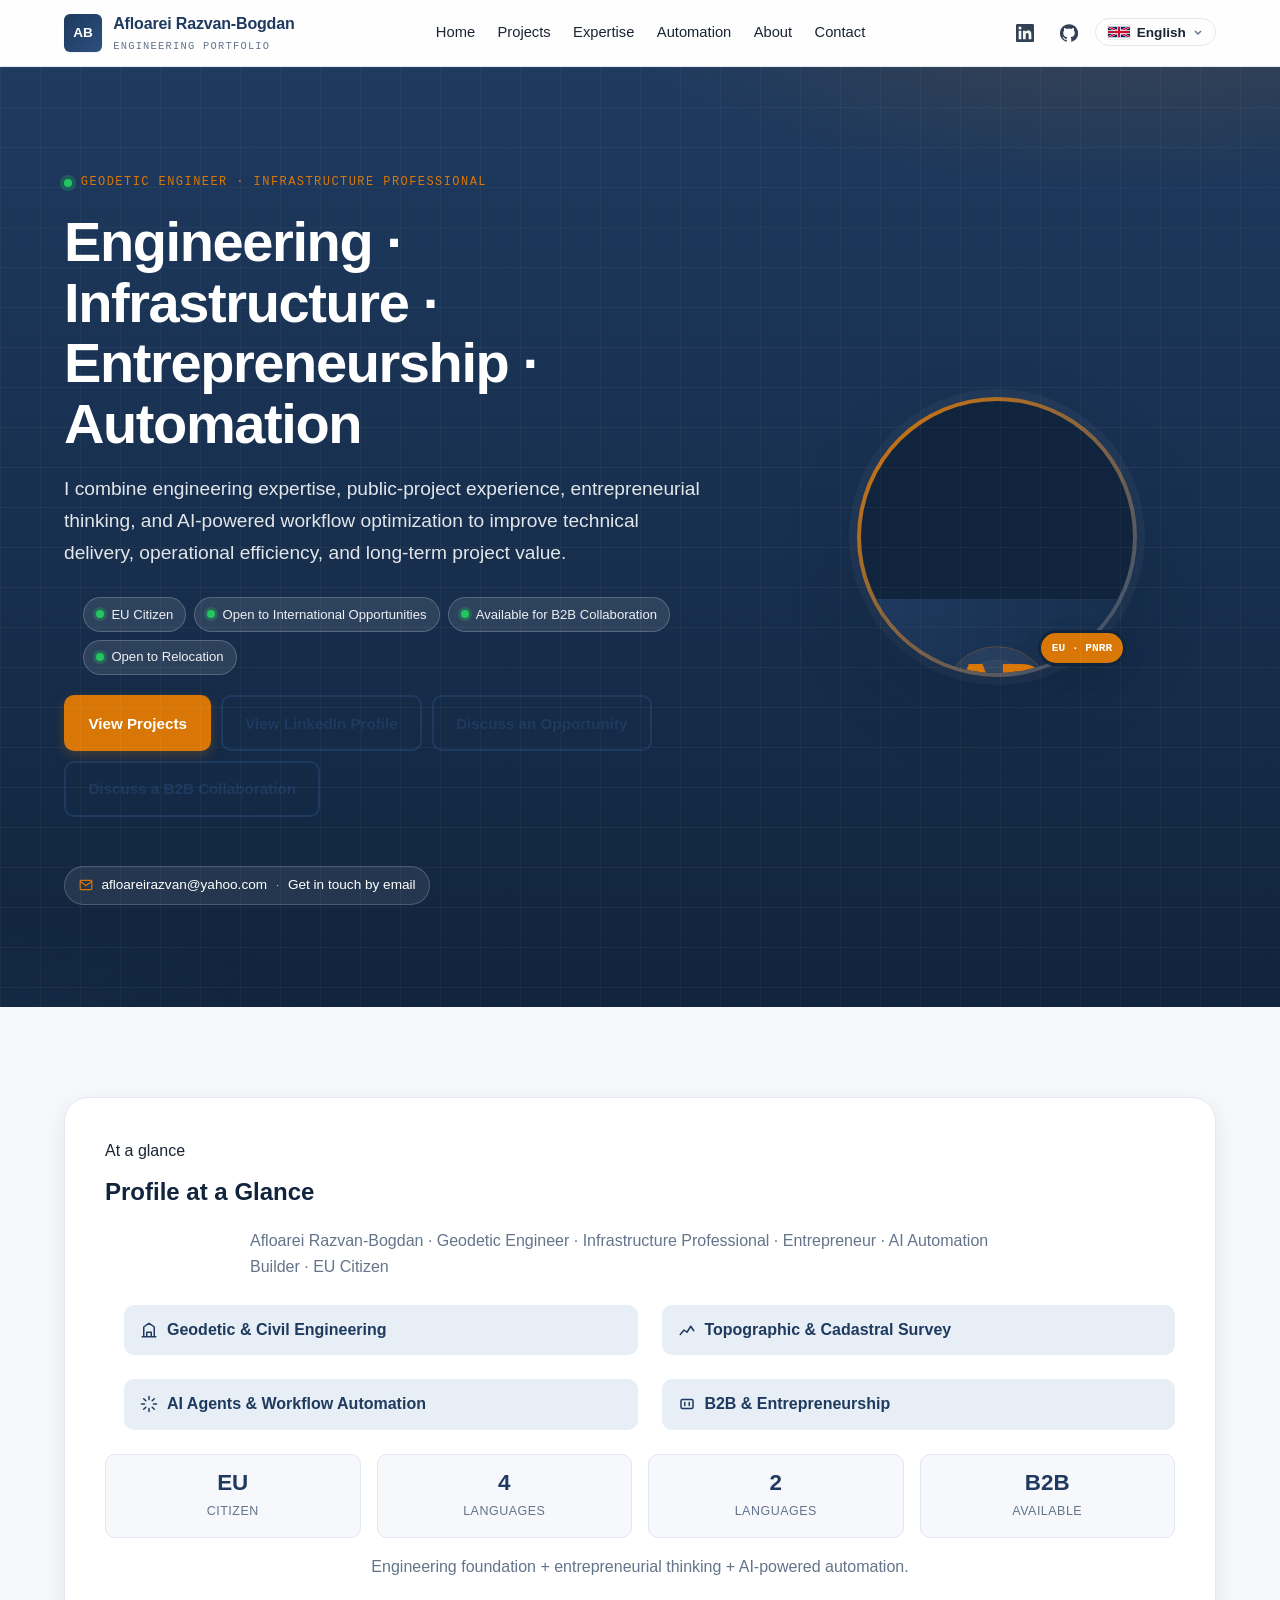
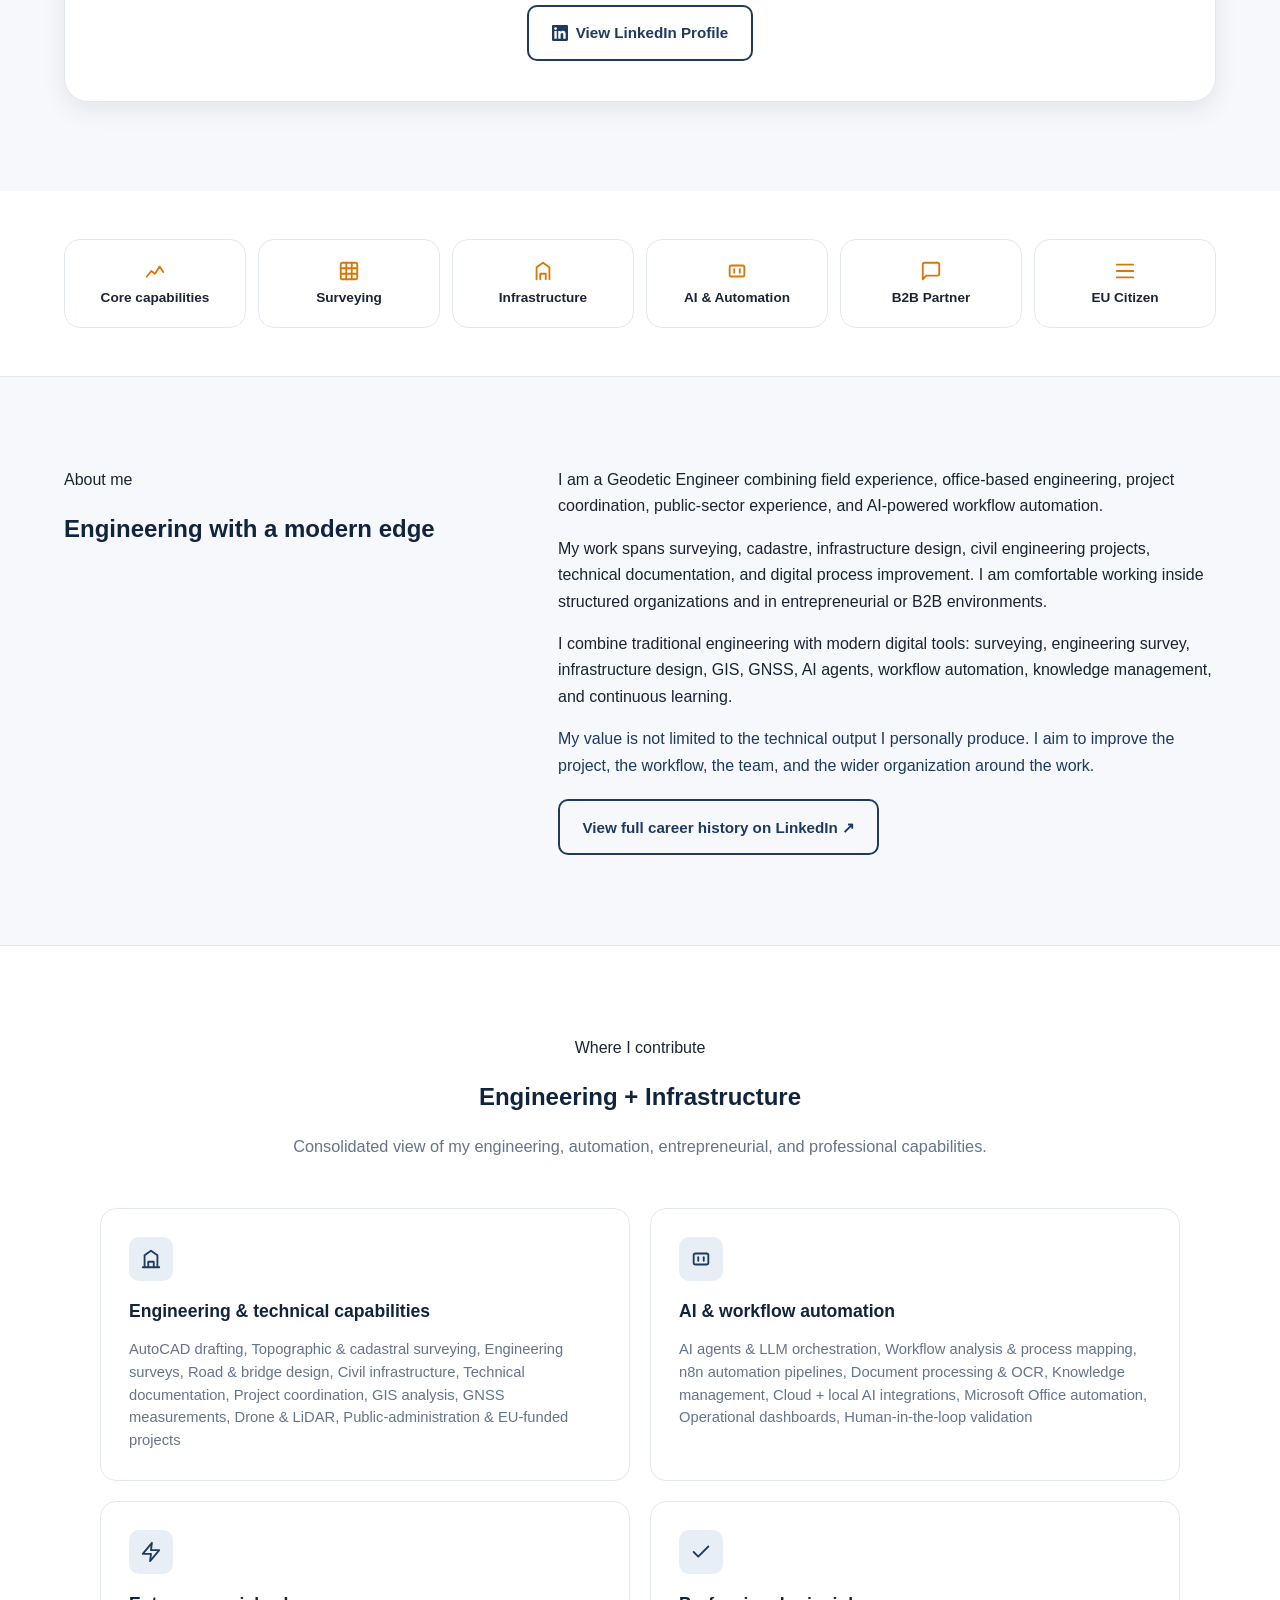
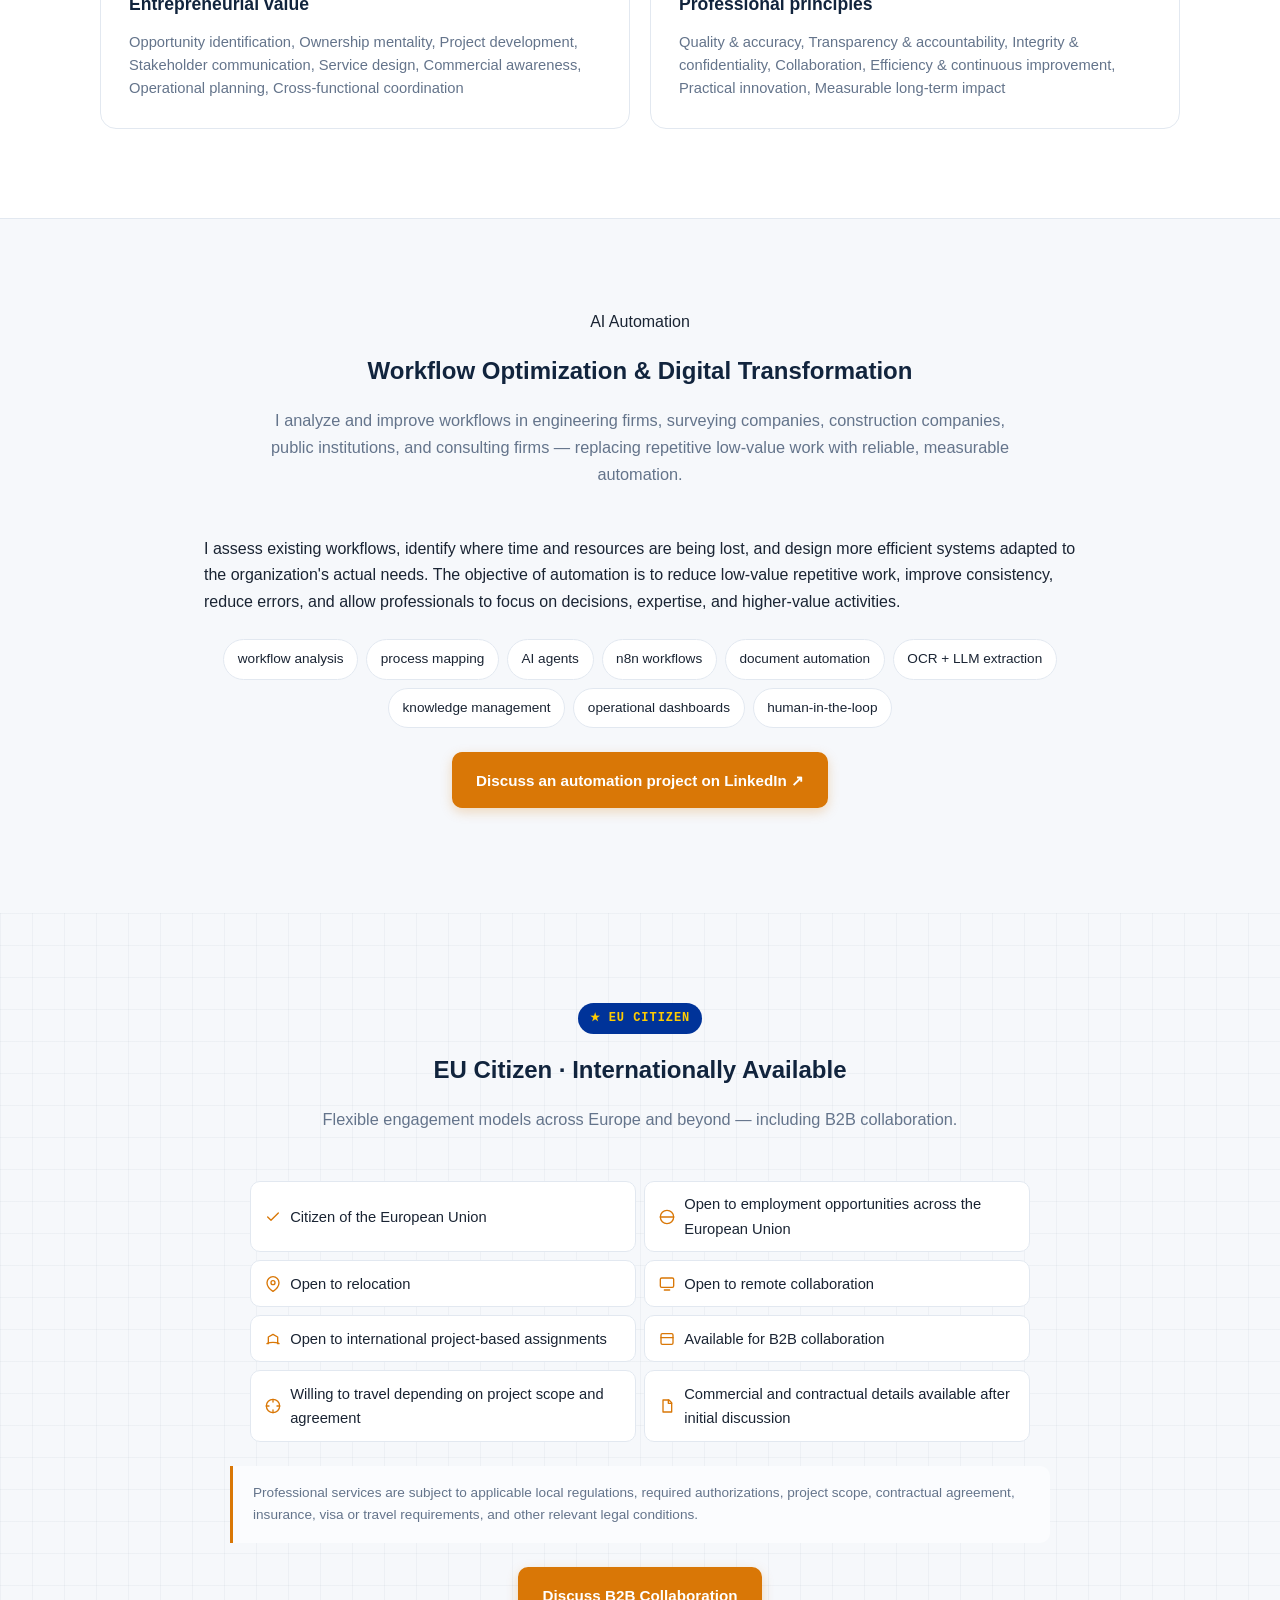
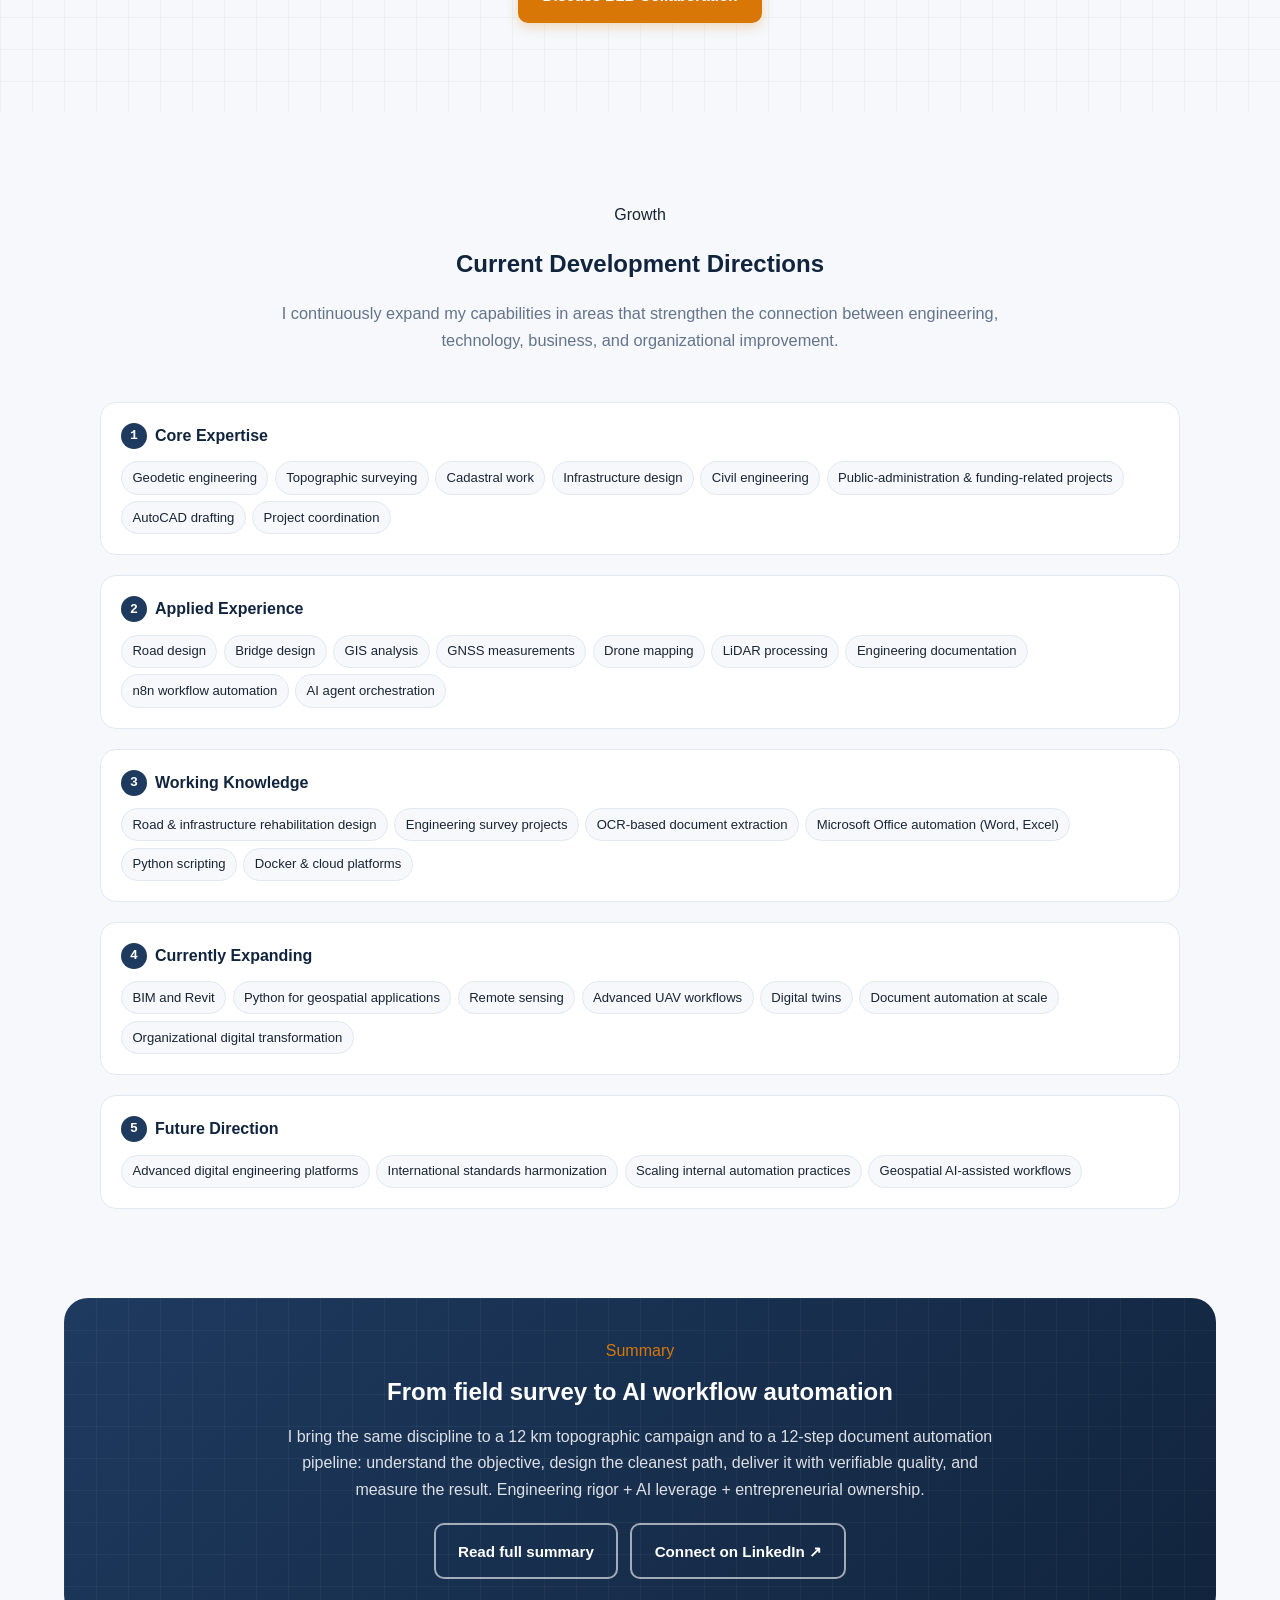
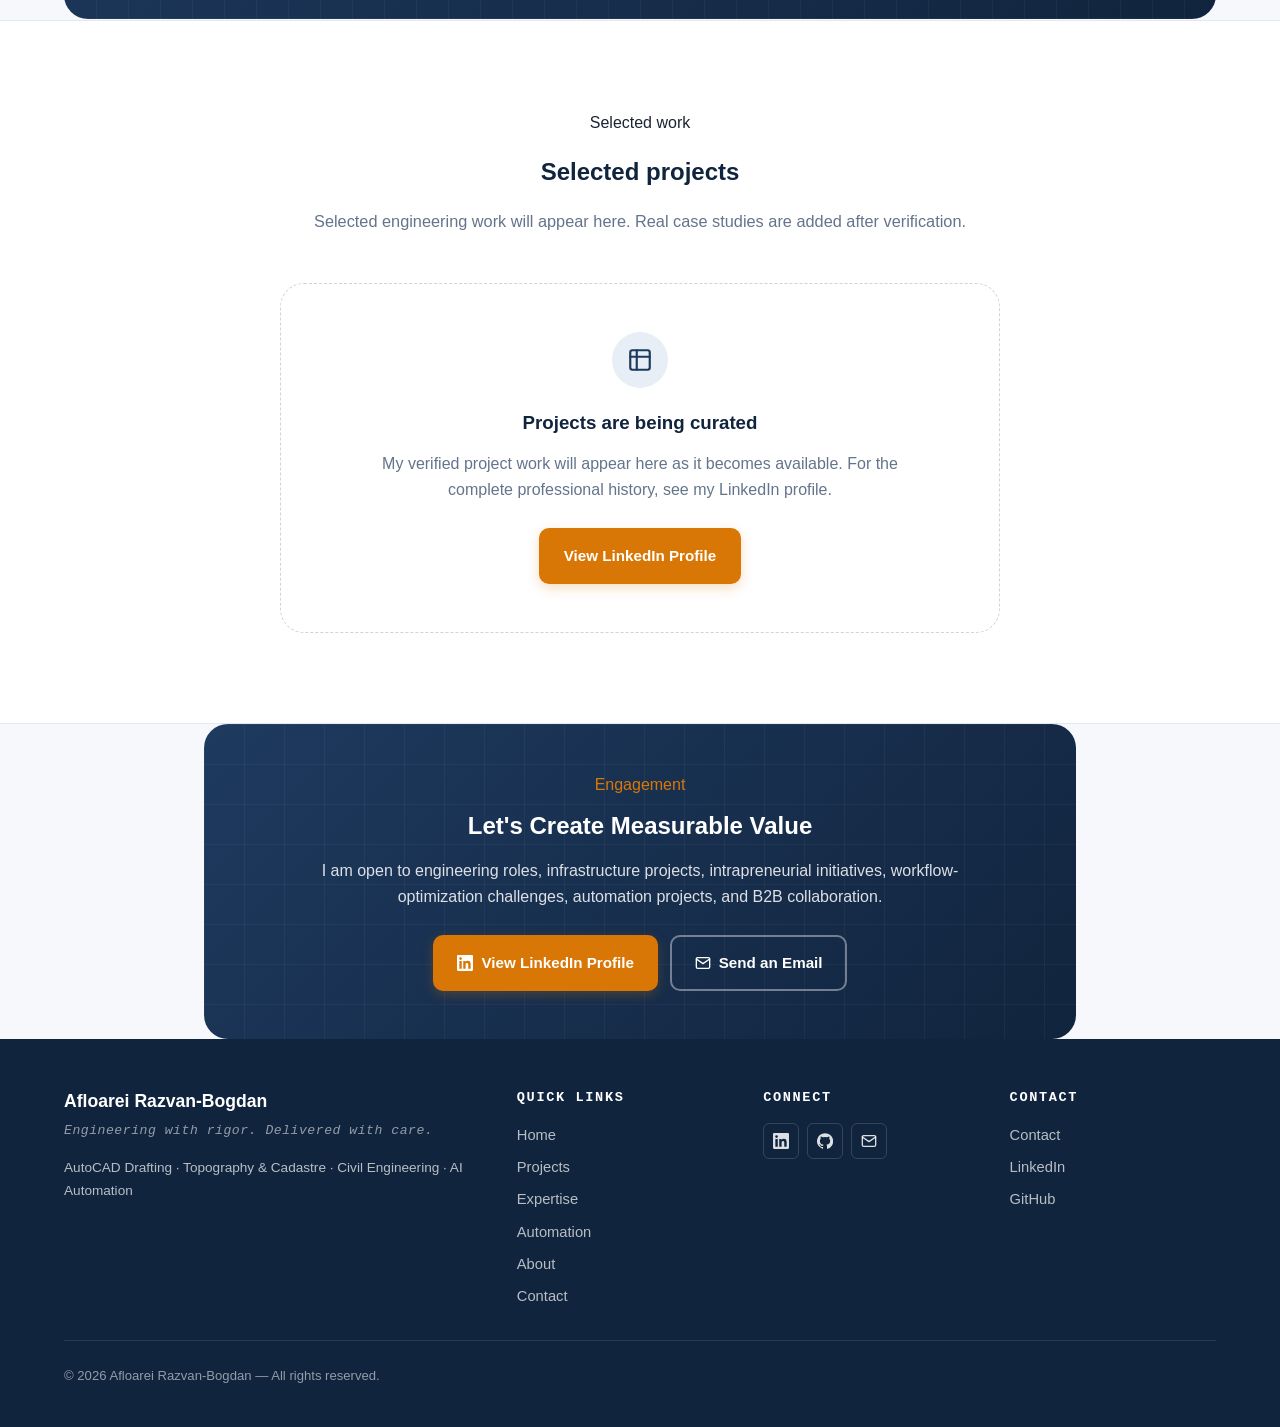
<file: index.html>
<!doctype html>
<html lang="en">
<head>
<meta charset="utf-8">
<meta name="viewport" content="width=device-width, initial-scale=1, viewport-fit=cover">
<meta name="theme-color" content="#1e3a5f">
<meta name="author" content="Afloarei Razvan-Bogdan">

<title>Razvan Afloarei | Geodetic Engineer · Infrastructure · AI Automation</title>
<meta name="description" content="Geodetic engineer and infrastructure professional combining surveying, civil engineering, public-project experience, and AI-powered workflow optimization. EU citizen, open to international opportunities and B2B collaboration.">
<meta name="keywords" content="geodetic engineer, infrastructure design, civil engineering, AI automation, workflow optimization, surveying, PNRR, EU citizen, B2B, Romania, AutoCAD, GIS, n8n">
<link rel="canonical" href="https://ARazvan99.github.io/">

<meta property="og:type" content="website">
<meta property="og:url" content="https://ARazvan99.github.io/">
<meta property="og:title" content="Razvan Afloarei | Geodetic Engineer · Infrastructure · AI Automation">
<meta property="og:description" content="Geodetic engineer and infrastructure professional combining engineering expertise, public-project experience, and AI-powered workflow optimization. EU citizen, internationally available.">
<meta property="og:image" content="https://ARazvan99.github.io/images/photo-placeholder.svg">
<meta property="og:locale" content="en_US">
<meta property="og:locale:alternate" content="ro_RO">

<meta name="twitter:card" content="summary_large_image">
<meta name="twitter:title" content="Razvan Afloarei | Engineering · Infrastructure · AI Automation">
<meta name="twitter:description" content="Geodetic engineer · EU citizen · open to international opportunities and B2B collaboration.">
<meta name="twitter:image" content="https://ARazvan99.github.io/images/photo-placeholder.svg">

<link rel="icon" type="image/svg+xml" href="data:image/svg+xml;utf8,<svg xmlns='http://www.w3.org/2000/svg' viewBox='0 0 64 64'><rect width='64' height='64' rx='12' fill='%231e3a5f'/><path d='M16 46V18l16 10 16-10v28' fill='none' stroke='%23d97706' stroke-width='4' stroke-linejoin='round'/></svg>">
<script>document.documentElement.classList.add('js-reveal');</script>
<link rel="stylesheet" href="style.css">

<script type="application/ld+json">
{
  "@context": "https://schema.org",
  "@type": "Person",
  "name": "Afloarei Razvan-Bogdan",
  "jobTitle": "Geodetic Engineer · Infrastructure Professional · Entrepreneur · AI Automation Builder",
  "url": "https://ARazvan99.github.io/",
  "email": "mailto:afloareirazvan@yahoo.com",
  "telephone": "+40 768 981 416",
  "knowsLanguage": ["ro", "en", "fr", "de"],
  "sameAs": [
    "https://www.linkedin.com/in/razvan-afloarei/",
    "https://github.com/ARazvan99"
  ],
  "address": { "@type": "PostalAddress", "addressCountry": "RO" }
}
</script>
</head>
<body>
<a class="skip" href="#main">Skip to main content</a>

<header class="site-header" id="top">
  <div class="container nav-wrap">
    <a href="#top" class="brand" aria-label="Afloarei Razvan-Bogdan — home">
      <span class="brand-mark" aria-hidden="true">AB</span>
      <span>
        <span class="brand-name" data-i18n="brand">Afloarei Razvan-Bogdan</span>
        <span class="brand-tag">Engineering Portfolio</span>
      </span>
    </a>
    <nav class="primary-nav" aria-label="Primary">
      <ul>
        <li><a href="index.html#glance" data-i18n="nav.home">Home</a></li>
        <li><a href="index.html#projects" data-i18n="nav.projects">Projects</a></li>
        <li><a href="index.html#capabilities" data-i18n="nav.expertise">Expertise</a></li>
        <li><a href="index.html#automation" data-i18n="nav.automation">Automation</a></li>
        <li><a href="index.html#about" data-i18n="nav.about">About</a></li>
        <li><a href="index.html#contact" data-i18n="nav.contact">Contact</a></li>
      </ul>
    </nav>
    <div class="nav-actions">
      <a class="social-icon is-hidden-mobile" href="#" data-link-linkedin aria-label="LinkedIn" target="_blank" rel="noopener noreferrer">
        <svg viewBox="0 0 24 24" fill="currentColor" aria-hidden="true"><path d="M20.45 20.45h-3.55v-5.57c0-1.33-.02-3.04-1.85-3.04-1.85 0-2.13 1.45-2.13 2.94v5.67H9.36V9h3.41v1.56h.05c.48-.9 1.64-1.85 3.37-1.85 3.6 0 4.27 2.37 4.27 5.46v6.28zM5.34 7.43a2.06 2.06 0 1 1 0-4.12 2.06 2.06 0 0 1 0 4.12zM7.12 20.45H3.56V9h3.56v11.45zM22.22 0H1.77C.79 0 0 .77 0 1.72v20.56C0 23.23.79 24 1.77 24h20.45c.98 0 1.78-.77 1.78-1.72V1.72C24 .77 23.2 0 22.22 0z"/></svg>
      </a>
      <a class="social-icon is-hidden-mobile" href="#" data-link-github aria-label="GitHub" target="_blank" rel="noopener noreferrer">
        <svg viewBox="0 0 24 24" fill="currentColor" aria-hidden="true"><path d="M12 .3a12 12 0 0 0-3.79 23.4c.6.11.82-.26.82-.58v-2.16c-3.34.73-4.04-1.41-4.04-1.41-.55-1.39-1.34-1.76-1.34-1.76-1.09-.74.08-.73.08-.73 1.2.09 1.84 1.24 1.84 1.24 1.07 1.83 2.81 1.3 3.49.99.11-.78.42-1.3.76-1.6-2.66-.3-5.47-1.33-5.47-5.93 0-1.31.47-2.38 1.24-3.22-.12-.31-.54-1.54.12-3.21 0 0 1.01-.32 3.3 1.23a11.5 11.5 0 0 1 6 0c2.29-1.55 3.3-1.23 3.3-1.23.66 1.67.24 2.9.12 3.21.77.84 1.24 1.91 1.24 3.22 0 4.61-2.81 5.62-5.49 5.92.43.37.81 1.1.81 2.22v3.29c0 .32.22.7.83.58A12 12 0 0 0 12 .3z"/></svg>
      </a>
      <div class="lang-dropdown">
        <button id="lang-toggle" class="lang-toggle" type="button" aria-haspopup="listbox" aria-expanded="false" aria-label="Language">
          <span class="lang-flag" aria-hidden="true"><img src="assets/flags/gb.svg" alt="" loading="eager" decoding="async" width="22" height="14"></span>
          <span class="lang-current">English</span>
          <svg class="lang-chevron" viewBox="0 0 10 10" fill="none" stroke="currentColor" stroke-width="1.5" aria-hidden="true"><path d="M2 4 L5 7 L8 4"/></svg>
        </button>
        <ul class="lang-menu" role="listbox" aria-label="Select language"></ul>
      </div>
      <button id="menu-toggle" class="menu-toggle" type="button" aria-label="Open menu" aria-expanded="false" aria-controls="primary-nav">
        <span></span><span></span><span></span>
      </button>
    </div>
  </div>
</header>

<main id="main">

<!-- ===== 1. HERO ===== -->
<section class="hero" aria-labelledby="hero-title">
  <div class="container hero-inner">
    <div>
      <p class="hero-availability">
        <span class="dot" aria-hidden="true"></span>
        <span data-i18n="hero.eyebrow">Geodetic Engineer · Infrastructure Professional</span>
      </p>
      <h1 id="hero-title" data-i18n="hero.title">Engineering · Infrastructure · Entrepreneurship · Automation</h1>
      <p class="hero-lede" data-i18n="hero.subline">I combine engineering expertise, public-project experience, entrepreneurial thinking, and AI-powered workflow optimization to improve technical delivery, operational efficiency, and long-term project value.</p>

      <ul class="hero-pills reveal" aria-label="Availability status">
        <li class="hero-pill"><span class="pill-dot" aria-hidden="true"></span><span data-i18n="hero.pill.eu">EU Citizen</span></li>
        <li class="hero-pill"><span class="pill-dot" aria-hidden="true"></span><span data-i18n="hero.pill.intl">Open to International Opportunities</span></li>
        <li class="hero-pill"><span class="pill-dot" aria-hidden="true"></span><span data-i18n="hero.pill.b2b">Available for B2B Collaboration</span></li>
        <li class="hero-pill"><span class="pill-dot" aria-hidden="true"></span><span data-i18n="hero.pill.reloc">Open to Relocation</span></li>
      </ul>

      <div class="hero-cta">
        <a class="btn btn-primary" href="#projects" data-i18n="hero.cta.projects">View Projects</a>
        <a class="btn btn-outline" href="#" data-link-linkedin data-i18n="hero.cta.linkedin">View LinkedIn Profile</a>
        <a class="btn btn-outline" href="#contact" data-i18n="hero.cta.opportunity">Discuss an Opportunity</a>
        <a class="btn btn-outline" href="#contact" data-i18n="hero.cta.b2b">Discuss a B2B Collaboration</a>
      </div>

      <a class="hero-contact-pill" href="#" data-link-email aria-label="Contact by email">
        <svg viewBox="0 0 24 24" fill="none" stroke="currentColor" stroke-width="2" stroke-linecap="round" stroke-linejoin="round" aria-hidden="true"><path d="M4 4h16c1.1 0 2 .9 2 2v12c0 1.1-.9 2-2 2H4c-1.1 0-2-.9-2-2V6c0-1.1.9-2 2-2z"/><polyline points="22,6 12,13 2,6"/></svg>
        <span data-link-email-display>afloareirazvan@yahoo.com</span>
        <span style="opacity:.7;font-size:.85em;">·</span>
        <span data-i18n="hero.contact.label">Get in touch by email</span>
      </a>
    </div>
    <div>
      <div class="hero-photo">
        <div class="hero-photo-inner">
          <img src="images/photo-placeholder.svg" alt="Photo placeholder — to be replaced with a real portrait" width="800" height="600" loading="eager" fetchpriority="high">
        </div>
        <span class="hero-photo-badge" aria-hidden="true">EU · PNRR</span>
      </div>
    </div>
  </div>
</section>

<!-- ===== 2. PROFILE AT A GLANCE (NEW) ===== -->
<section id="glance" class="section" aria-labelledby="glance-title">
  <div class="container">
    <div class="profile-glance reveal">
      <p class="section-eyebrow" style="margin-bottom:.5rem;" data-i18n="glance.eyebrow">At a glance</p>
      <h2 id="glance-title" data-i18n="glance.title">Profile at a Glance</h2>
      <p style="color:var(--c-text-muted);max-width:780px;margin:0 auto 0.5rem;">Afloarei Razvan-Bogdan · Geodetic Engineer · Infrastructure Professional · Entrepreneur · AI Automation Builder · EU Citizen</p>

      <ul class="glance-grid" aria-label="Core capabilities">
        <li class="glance-cap"><svg viewBox="0 0 24 24" fill="none" stroke="currentColor" stroke-width="2" stroke-linecap="round" stroke-linejoin="round" aria-hidden="true"><path d="M3 21h18M5 21V8l7-5 7 5v13M9 21v-6h6v6"/></svg><span>Geodetic & Civil Engineering</span></li>
        <li class="glance-cap"><svg viewBox="0 0 24 24" fill="none" stroke="currentColor" stroke-width="2" stroke-linecap="round" stroke-linejoin="round" aria-hidden="true"><path d="M3 18l5-6 4 3 5-8 4 6"/></svg><span>Topographic & Cadastral Survey</span></li>
        <li class="glance-cap"><svg viewBox="0 0 24 24" fill="none" stroke="currentColor" stroke-width="2" stroke-linecap="round" stroke-linejoin="round" aria-hidden="true"><path d="M12 2v4M12 18v4M4.93 4.93l2.83 2.83M16.24 16.24l2.83 2.83M2 12h4M18 12h4M4.93 19.07l2.83-2.83M16.24 7.76l2.83-2.83"/></svg><span>AI Agents &amp; Workflow Automation</span></li>
        <li class="glance-cap"><svg viewBox="0 0 24 24" fill="none" stroke="currentColor" stroke-width="2" stroke-linecap="round" stroke-linejoin="round" aria-hidden="true"><rect x="4" y="6" width="16" height="12" rx="2"/><line x1="9" y1="10" x2="9" y2="14"/><line x1="15" y1="10" x2="15" y2="14"/></svg><span>B2B &amp; Entrepreneurship</span></li>
      </ul>

      <div class="glance-stats" aria-label="Profile summary">
        <div class="glance-stat">
          <span class="num">EU</span>
          <span class="lbl">Citizen</span>
        </div>
        <div class="glance-stat">
          <span class="num">4</span>
          <span class="lbl">Languages</span>
        </div>
        <div class="glance-stat">
          <span class="num">2</span>
          <span class="lbl">Languages</span>
        </div>
        <div class="glance-stat">
          <span class="num">B2B</span>
          <span class="lbl">Available</span>
        </div>
      </div>

      <p style="text-align:center;color:var(--c-text-muted);max-width:680px;margin:1rem auto 0;">
        Engineering foundation + entrepreneurial thinking + AI-powered automation.
      </p>

      <div class="glance-cta">
        <a class="btn btn-outline" href="#" data-link-linkedin>
          <svg viewBox="0 0 24 24" fill="currentColor" aria-hidden="true" style="width:16px;height:16px;"><path d="M20.45 20.45h-3.55v-5.57c0-1.33-.02-3.04-1.85-3.04-1.85 0-2.13 1.45-2.13 2.94v5.67H9.36V9h3.41v1.56h.05c.48-.9 1.64-1.85 3.37-1.85 3.6 0 4.27 2.37 4.27 5.46v6.28zM5.34 7.43a2.06 2.06 0 1 1 0-4.12 2.06 2.06 0 0 1 0 4.12zM7.12 20.45H3.56V9h3.56v11.45zM22.22 0H1.77C.79 0 0 .77 0 1.72v20.56C0 23.23.79 24 1.77 24h20.45c.98 0 1.78-.77 1.78-1.72V1.72C24 .77 23.2 0 22.22 0z"/></svg>
          <span data-i18n="hero.cta.linkedin">View LinkedIn Profile</span>
        </a>
      </div>
    </div>
  </div>
</section>

<!-- ===== 3. CREDIBILITY STRIP (NEW - non-numerical) ===== -->
<section class="stats-bar section-tight" aria-label="Core capabilities">
  <div class="container">
    <div class="credibility-strip">
      <div class="credibility-item reveal">
        <svg viewBox="0 0 24 24" fill="none" stroke="currentColor" stroke-width="2" stroke-linecap="round" stroke-linejoin="round" aria-hidden="true"><path d="M3 18l5-6 4 3 5-8 4 6"/></svg>
        <span class="lbl" data-i18n="credibility.title">Core capabilities</span>
      </div>
      <div class="credibility-item reveal">
        <svg viewBox="0 0 24 24" fill="none" stroke="currentColor" stroke-width="2" stroke-linecap="round" stroke-linejoin="round" aria-hidden="true"><rect x="3" y="3" width="18" height="18" rx="2"/><line x1="9" y1="3" x2="9" y2="21"/><line x1="15" y1="3" x2="15" y2="21"/><line x1="3" y1="9" x2="21" y2="9"/><line x1="3" y1="15" x2="21" y2="15"/></svg>
        <span class="lbl">Surveying</span>
      </div>
      <div class="credibility-item reveal">
        <svg viewBox="0 0 24 24" fill="none" stroke="currentColor" stroke-width="2" stroke-linecap="round" stroke-linejoin="round" aria-hidden="true"><path d="M5 21V8l7-5 7 5v13M9 21v-6h6v6"/></svg>
        <span class="lbl">Infrastructure</span>
      </div>
      <div class="credibility-item reveal">
        <svg viewBox="0 0 24 24" fill="none" stroke="currentColor" stroke-width="2" stroke-linecap="round" stroke-linejoin="round" aria-hidden="true"><rect x="4" y="6" width="16" height="12" rx="2"/><line x1="9" y1="10" x2="9" y2="14"/><line x1="15" y1="10" x2="15" y2="14"/></svg>
        <span class="lbl">AI &amp; Automation</span>
      </div>
      <div class="credibility-item reveal">
        <svg viewBox="0 0 24 24" fill="none" stroke="currentColor" stroke-width="2" stroke-linecap="round" stroke-linejoin="round" aria-hidden="true"><path d="M21 15a2 2 0 0 1-2 2H7l-4 4V5a2 2 0 0 1 2-2h14a2 2 0 0 1 2 2z"/></svg>
        <span class="lbl">B2B Partner</span>
      </div>
      <div class="credibility-item reveal">
        <svg viewBox="0 0 24 24" fill="none" stroke="currentColor" stroke-width="2" stroke-linecap="round" stroke-linejoin="round" aria-hidden="true"><path d="M3 5h18M3 12h18M3 19h18"/></svg>
        <span class="lbl">EU Citizen</span>
      </div>
    </div>
  </div>
</section>

<!-- ===== 4. ABOUT ===== -->
<section id="about" class="section" aria-labelledby="about-title">
  <div class="container two-col">
    <div class="col-left reveal">
      <p class="section-eyebrow" data-i18n="about.eyebrow">About me</p>
      <h2 id="about-title" data-i18n="about.title">Engineering with a modern edge</h2>
    </div>
    <div class="col-right reveal">
      <p data-i18n="about.p1">I am a Geodetic Engineer combining field experience, office-based engineering, project coordination, public-sector experience, and AI-powered workflow automation.</p>
      <p data-i18n="about.p2">My work spans surveying, cadastre, infrastructure design, civil engineering projects, technical documentation, and digital process improvement. I am comfortable working inside structured organizations and in entrepreneurial or B2B environments.</p>
      <p data-i18n="about.p3">I combine traditional engineering with modern digital tools: surveying, engineering survey, infrastructure design, GIS, GNSS, AI agents, workflow automation, knowledge management, and continuous learning.</p>
      <p style="font-weight:500;color:var(--c-primary);" data-i18n="about.summary">My value is not limited to the technical output I personally produce. I aim to improve the project, the workflow, the team, and the wider organization around the work.</p>
      <p style="margin-top:1.25rem;"><a class="btn btn-outline" href="#" data-link-linkedin>View full career history on LinkedIn ↗</a></p>
    </div>
  </div>
</section>

<!-- ===== 5. CAPABILITIES (consolidated) ===== -->
<section id="capabilities" class="section section-alt" aria-labelledby="caps-title">
  <div class="container">
    <header class="section-head reveal">
      <p class="section-eyebrow" data-i18n="credibility.eyebrow">Where I contribute</p>
      <h2 id="caps-title" data-i18n="caps.title">Engineering + Infrastructure</h2>
      <p class="section-sub" style="max-width:720px;margin:0 auto;">Consolidated view of my engineering, automation, entrepreneurial, and professional capabilities.</p>
    </header>
    <div class="cap-grid reveal">
      <div class="cap-tile">
        <div class="cap-tile-icon"><svg viewBox="0 0 24 24" fill="none" stroke="currentColor" stroke-width="2" stroke-linecap="round" stroke-linejoin="round" aria-hidden="true"><path d="M3 21h18M5 21V8l7-5 7 5v13M9 21v-6h6v6"/></svg></div>
        <h3 data-i18n="caps.eng.title">Engineering &amp; technical capabilities</h3>
        <p data-i18n="caps.eng.list">AutoCAD drafting, Topographic &amp; cadastral surveying, Engineering surveys, Road &amp; bridge design, Civil infrastructure, Technical documentation, Project coordination, GIS analysis, GNSS measurements, Drone &amp; LiDAR, Public-administration &amp; EU-funded projects.</p>
      </div>
      <div class="cap-tile">
        <div class="cap-tile-icon"><svg viewBox="0 0 24 24" fill="none" stroke="currentColor" stroke-width="2" stroke-linecap="round" stroke-linejoin="round" aria-hidden="true"><rect x="4" y="6" width="16" height="12" rx="2"/><line x1="9" y1="10" x2="9" y2="14"/><line x1="15" y1="10" x2="15" y2="14"/></svg></div>
        <h3 data-i18n="caps.auto.title">AI &amp; workflow automation</h3>
        <p data-i18n="caps.auto.list">AI agents &amp; LLM orchestration, Workflow analysis &amp; process mapping, n8n automation pipelines, Document processing &amp; OCR, Knowledge management, Cloud + local AI integrations, Microsoft Office automation, Operational dashboards, Human-in-the-loop validation.</p>
      </div>
      <div class="cap-tile">
        <div class="cap-tile-icon"><svg viewBox="0 0 24 24" fill="none" stroke="currentColor" stroke-width="2" stroke-linecap="round" stroke-linejoin="round" aria-hidden="true"><polyline points="13 2 3 14 12 14 11 22 21 10 12 10 13 2"/></svg></div>
        <h3 data-i18n="caps.entre.title">Entrepreneurial value</h3>
        <p data-i18n="caps.entre.list">Opportunity identification, Ownership mentality, Project development, Stakeholder communication, Service design, Commercial awareness, Operational planning, Cross-functional coordination.</p>
      </div>
      <div class="cap-tile">
        <div class="cap-tile-icon"><svg viewBox="0 0 24 24" fill="none" stroke="currentColor" stroke-width="2" stroke-linecap="round" stroke-linejoin="round" aria-hidden="true"><polyline points="20 6 9 17 4 12"/></svg></div>
        <h3 data-i18n="caps.principles.title">Professional principles</h3>
        <p data-i18n="caps.principles.list">Quality &amp; accuracy, Transparency &amp; accountability, Integrity &amp; confidentiality, Collaboration, Efficiency &amp; continuous improvement, Practical innovation, Measurable long-term impact.</p>
      </div>
    </div>
  </div>
</section>

<!-- ===== 6. AUTOMATION (NEW focused section) ===== -->
<section id="automation" class="section" aria-labelledby="automation-title">
  <div class="container container-narrow">
    <header class="section-head reveal">
      <p class="section-eyebrow">AI Automation</p>
      <h2 id="automation-title">Workflow Optimization &amp; Digital Transformation</h2>
      <p class="section-sub">I analyze and improve workflows in engineering firms, surveying companies, construction companies, public institutions, and consulting firms — replacing repetitive low-value work with reliable, measurable automation.</p>
    </header>
    <div class="reveal">
      <p>I assess existing workflows, identify where time and resources are being lost, and design more efficient systems adapted to the organization's actual needs. The objective of automation is to reduce low-value repetitive work, improve consistency, reduce errors, and allow professionals to focus on decisions, expertise, and higher-value activities.</p>
      <ul class="chips" role="list" style="justify-content:center;max-width:1080px;margin:1.5rem auto;">
        <li class="chip">workflow analysis</li>
        <li class="chip">process mapping</li>
        <li class="chip">AI agents</li>
        <li class="chip">n8n workflows</li>
        <li class="chip">document automation</li>
        <li class="chip">OCR + LLM extraction</li>
        <li class="chip">knowledge management</li>
        <li class="chip">operational dashboards</li>
        <li class="chip">human-in-the-loop</li>
      </ul>
      <p style="text-align:center;margin-top:1.5rem;"><a class="btn btn-primary" href="#" data-link-linkedin>Discuss an automation project on LinkedIn ↗</a></p>
    </div>
  </div>
</section>

<!-- ===== 7. INTERNATIONAL + B2B ===== -->
<section id="international" class="section section-blueprint" aria-labelledby="intl-title">
  <div class="container container-narrow">
    <header class="section-head reveal">
      <span class="eu-pill" aria-label="European Union"><span class="eu-stars">★</span> EU CITIZEN</span>
      <h2 id="intl-title" data-i18n="intl.title">EU Citizen · Internationally Available</h2>
      <p class="section-sub">Flexible engagement models across Europe and beyond — including B2B collaboration.</p>
    </header>
    <ul class="intl-list reveal" role="list">
      <li><svg viewBox="0 0 24 24" fill="none" stroke="currentColor" stroke-width="2" stroke-linecap="round" stroke-linejoin="round"><polyline points="20 6 9 17 4 12"/></svg><span data-i18n="intl.list[0]">Citizen of the European Union</span></li>
      <li><svg viewBox="0 0 24 24" fill="none" stroke="currentColor" stroke-width="2" stroke-linecap="round" stroke-linejoin="round"><circle cx="12" cy="12" r="10"/><line x1="2" y1="12" x2="22" y2="12"/></svg><span data-i18n="intl.list[1]">Open to employment opportunities across the European Union</span></li>
      <li><svg viewBox="0 0 24 24" fill="none" stroke="currentColor" stroke-width="2" stroke-linecap="round" stroke-linejoin="round"><path d="M21 10c0 7-9 13-9 13s-9-6-9-13a9 9 0 0 1 18 0z"/><circle cx="12" cy="10" r="3"/></svg><span data-i18n="intl.list[2]">Open to relocation</span></li>
      <li><svg viewBox="0 0 24 24" fill="none" stroke="currentColor" stroke-width="2" stroke-linecap="round" stroke-linejoin="round"><rect x="2" y="3" width="20" height="14" rx="2"/><line x1="8" y1="21" x2="16" y2="21"/></svg><span data-i18n="intl.list[3]">Open to remote collaboration</span></li>
      <li><svg viewBox="0 0 24 24" fill="none" stroke="currentColor" stroke-width="2" stroke-linecap="round" stroke-linejoin="round"><path d="M3 19c4-2 6-2 9-2s5 0 9 2M5 19V9l7-4 7 4v10"/></svg><span data-i18n="intl.list[4]">Open to international project-based assignments</span></li>
      <li><svg viewBox="0 0 24 24" fill="none" stroke="currentColor" stroke-width="2" stroke-linecap="round" stroke-linejoin="round"><rect x="3" y="4" width="18" height="16" rx="2"/><line x1="3" y1="10" x2="21" y2="10"/></svg><span data-i18n="intl.list[5]">Available for B2B collaboration</span></li>
      <li><svg viewBox="0 0 24 24" fill="none" stroke="currentColor" stroke-width="2" stroke-linecap="round" stroke-linejoin="round"><circle cx="12" cy="12" r="10"/><line x1="12" y1="2" x2="12" y2="6"/><line x1="12" y1="18" x2="12" y2="22"/><line x1="2" y1="12" x2="6" y2="12"/><line x1="18" y1="12" x2="22" y2="12"/></svg><span data-i18n="intl.list[6]">Willing to travel depending on project scope and agreement</span></li>
      <li><svg viewBox="0 0 24 24" fill="none" stroke="currentColor" stroke-width="2" stroke-linecap="round" stroke-linejoin="round"><path d="M6 3h9l4 4v14H6z"/><path d="M14 3v5h5"/></svg><span data-i18n="intl.list[7]">Commercial and contractual details available after initial discussion</span></li>
    </ul>
    <p class="intl-disclaimer reveal" data-i18n="intl.disclaimer">Professional services are subject to applicable local regulations, required authorizations, project scope, contractual agreement, insurance, visa or travel requirements, and other relevant legal conditions.</p>
    <div style="text-align:center;" class="reveal">
      <a class="btn btn-primary" href="#" data-link-linkedin data-i18n="intl.cta">Discuss B2B Collaboration</a>
    </div>
  </div>
</section>

<!-- ===== 8. DEVELOPMENT DIRECTIONS ===== -->
<section id="development" class="section" aria-labelledby="dev-title">
  <div class="container">
    <header class="section-head reveal">
      <p class="section-eyebrow" data-i18n="dev.eyebrow">Growth</p>
      <h2 id="dev-title" data-i18n="dev.title">Current Development Directions</h2>
      <p class="section-sub" data-i18n="dev.intro">I continuously expand my capabilities in areas that strengthen the connection between engineering, technology, business, and organizational improvement.</p>
    </header>
    <div class="reveal" style="max-width:1080px;margin:0 auto;display:grid;grid-template-columns:1fr;gap:1.25rem;">
      <div class="skills-tier">
        <h3><span class="tier-num">1</span><span data-i18n="dev.core">Core Expertise</span></h3>
        <ul>
          <li data-i18n="dev.core1">Geodetic engineering</li>
          <li data-i18n="dev.core2">Topographic surveying</li>
          <li data-i18n="dev.core3">Cadastral work</li>
          <li data-i18n="dev.core4">Infrastructure design</li>
          <li data-i18n="dev.core5">Civil engineering</li>
          <li data-i18n="dev.core6">Public-administration & funding-related projects</li>
          <li data-i18n="dev.core7">AutoCAD drafting</li>
          <li data-i18n="dev.core8">Project coordination</li>
        </ul>
      </div>
      <div class="skills-tier">
        <h3><span class="tier-num">2</span><span data-i18n="dev.applied">Applied Experience</span></h3>
        <ul>
          <li data-i18n="dev.applied1">Road design</li>
          <li data-i18n="dev.applied2">Bridge design</li>
          <li data-i18n="dev.applied3">GIS analysis</li>
          <li data-i18n="dev.applied4">GNSS measurements</li>
          <li data-i18n="dev.applied5">Drone mapping</li>
          <li data-i18n="dev.applied6">LiDAR processing</li>
          <li data-i18n="dev.applied7">Engineering documentation</li>
          <li data-i18n="dev.applied8">n8n workflow automation</li>
          <li data-i18n="dev.applied9">AI agent orchestration</li>
        </ul>
      </div>
      <div class="skills-tier">
        <h3><span class="tier-num">3</span><span data-i18n="dev.working">Working Knowledge</span></h3>
        <ul>
          <li data-i18n="dev.working1">Road & infrastructure rehabilitation design</li>
          <li data-i18n="dev.working2">Engineering survey projects</li>
          <li data-i18n="dev.working3">OCR-based document extraction</li>
          <li data-i18n="dev.working4">Microsoft Office automation (Word, Excel)</li>
          <li data-i18n="dev.working5">Python scripting</li>
          <li data-i18n="dev.working6">Docker & cloud platforms</li>
        </ul>
      </div>
      <div class="skills-tier">
        <h3><span class="tier-num">4</span><span data-i18n="dev.expanding">Currently Expanding</span></h3>
        <ul>
          <li data-i18n="dev.expanding1">BIM and Revit</li>
          <li data-i18n="dev.expanding2">Python for geospatial applications</li>
          <li data-i18n="dev.expanding3">Remote sensing</li>
          <li data-i18n="dev.expanding4">Advanced UAV workflows</li>
          <li data-i18n="dev.expanding5">Digital twins</li>
          <li data-i18n="dev.expanding6">Document automation at scale</li>
          <li data-i18n="dev.expanding7">Organizational digital transformation</li>
        </ul>
      </div>
      <div class="skills-tier" style="grid-column:1 / -1;">
        <h3><span class="tier-num">5</span><span data-i18n="dev.future">Future Direction</span></h3>
        <ul>
          <li data-i18n="dev.future1">Advanced digital engineering platforms</li>
          <li data-i18n="dev.future2">International standards harmonization</li>
          <li data-i18n="dev.future3">Scaling internal automation practices</li>
          <li data-i18n="dev.future4">Geospatial AI-assisted workflows</li>
        </ul>
      </div>
    </div>
  </div>
</section>

<!-- ===== 9. SUMMARY CALLOUT (right before Projects) ===== -->
<section aria-label="Summary call to action">
  <div class="container">
    <div class="summary-callout reveal">
      <p class="section-eyebrow" style="color:var(--c-accent);margin-bottom:.5rem;">Summary</p>
      <h2>From field survey to AI workflow automation</h2>
      <p>I bring the same discipline to a 12 km topographic campaign and to a 12-step document automation pipeline: understand the objective, design the cleanest path, deliver it with verifiable quality, and measure the result. Engineering rigor + AI leverage + entrepreneurial ownership.</p>
      <div style="display:flex;flex-wrap:wrap;justify-content:center;gap:.75rem;">
        <a class="btn btn-ghost" href="#projects" data-i18n="glance.cta">Read professional summary</a>
        <a class="btn btn-ghost" href="#" data-link-linkedin>Connect on LinkedIn ↗</a>
      </div>
    </div>
  </div>
</section>

<!-- ===== 10. PROJECTS (placeholder card) ===== -->
<section id="projects" class="section section-alt" aria-labelledby="projects-title">
  <div class="container">
    <header class="section-head reveal">
      <p class="section-eyebrow" data-i18n="projects.eyebrow">Selected work</p>
      <h2 id="projects-title" data-i18n="projects.title">Selected projects</h2>
      <p class="section-sub" data-i18n="projects.sub">Selected engineering work will appear here. Real case studies are added after verification.</p>
    </header>
    <div class="reveal">
      <div class="project-empty">
        <div class="project-empty-icon">
          <svg viewBox="0 0 24 24" fill="none" stroke="currentColor" stroke-width="2" stroke-linecap="round" stroke-linejoin="round" aria-hidden="true"><rect x="3" y="3" width="18" height="18" rx="2"/><path d="M3 9h18M9 3v18"/></svg>
        </div>
        <h3 data-i18n="projects.empty.title">Projects are being curated</h3>
        <p data-i18n="projects.empty.desc">My verified project work will appear here as it becomes available. For the complete professional history, see my LinkedIn profile.</p>
        <a class="btn btn-primary" href="#" data-link-linkedin data-i18n="projects.empty.cta">View LinkedIn Profile</a>
      </div>
    </div>
  </div>
</section>

<!-- ===== 11. CLOSING CTA ===== -->
<section id="contact" aria-label="Contact">
  <div class="container container-narrow">
    <div class="closing-cta reveal">
      <p class="section-eyebrow" style="color:var(--c-accent);margin-bottom:.5rem;" data-i18n="closing.eyebrow">Engagement</p>
      <h2 data-i18n="closing.title">Let's Create Measurable Value</h2>
      <p data-i18n="closing.intro">I am open to engineering roles, infrastructure projects, intrapreneurial initiatives, workflow-optimization challenges, automation projects, and B2B collaboration.</p>
      <div class="closing-cta-actions">
        <a class="btn btn-primary" href="#" data-link-linkedin>
          <svg viewBox="0 0 24 24" fill="currentColor" aria-hidden="true" style="width:16px;height:16px;"><path d="M20.45 20.45h-3.55v-5.57c0-1.33-.02-3.04-1.85-3.04-1.85 0-2.13 1.45-2.13 2.94v5.67H9.36V9h3.41v1.56h.05c.48-.9 1.64-1.85 3.37-1.85 3.6 0 4.27 2.37 4.27 5.46v6.28zM5.34 7.43a2.06 2.06 0 1 1 0-4.12 2.06 2.06 0 0 1 0 4.12zM7.12 20.45H3.56V9h3.56v11.45zM22.22 0H1.77C.79 0 0 .77 0 1.72v20.56C0 23.23.79 24 1.77 24h20.45c.98 0 1.78-.77 1.78-1.72V1.72C24 .77 23.2 0 22.22 0z"/></svg>
          <span data-i18n="closing.cta.linkedin">View LinkedIn Profile</span>
        </a>
        <a class="btn btn-ghost" href="#" data-link-email>
          <svg viewBox="0 0 24 24" fill="none" stroke="currentColor" stroke-width="2" stroke-linecap="round" stroke-linejoin="round" aria-hidden="true" style="width:16px;height:16px;"><path d="M4 4h16c1.1 0 2 .9 2 2v12c0 1.1-.9 2-2 2H4c-1.1 0-2-.9-2-2V6c0-1.1.9-2 2-2z"/><polyline points="22,6 12,13 2,6"/></svg>
          <span data-i18n="closing.cta.email">Send an Email</span>
        </a>
      </div>
    </div>
  </div>
</section>

</main>

<footer class="site-footer">
  <div class="container">
    <div class="footer-grid">
      <div class="footer-brand">
        <h3>Afloarei Razvan-Bogdan</h3>
        <p class="footer-motto" data-i18n="footer.motto">Engineering with rigor. Delivered with care.</p>
        <p style="font-size:.85rem;color:rgba(255,255,255,.7);margin:0;" data-i18n="footer.meta">AutoCAD Drafting · Topography &amp; Cadastre · Civil Engineering · AI Automation</p>
      </div>
      <div class="footer-col">
        <h4 data-i18n="footer.quickLinks">Quick links</h4>
        <ul>
          <li><a href="#glance" data-i18n="nav.home">Home</a></li>
          <li><a href="#projects" data-i18n="nav.projects">Projects</a></li>
          <li><a href="#capabilities" data-i18n="nav.expertise">Expertise</a></li>
          <li><a href="#automation" data-i18n="nav.automation">Automation</a></li>
          <li><a href="#about" data-i18n="nav.about">About</a></li>
          <li><a href="#contact" data-i18n="nav.contact">Contact</a></li>
        </ul>
      </div>
      <div class="footer-col">
        <h4 data-i18n="footer.connect">Connect</h4>
        <div class="footer-social">
          <a href="#" data-link-linkedin aria-label="LinkedIn" target="_blank" rel="noopener noreferrer"><svg viewBox="0 0 24 24" fill="currentColor"><path d="M20.45 20.45h-3.55v-5.57c0-1.33-.02-3.04-1.85-3.04-1.85 0-2.13 1.45-2.13 2.94v5.67H9.36V9h3.41v1.56h.05c.48-.9 1.64-1.85 3.37-1.85 3.6 0 4.27 2.37 4.27 5.46v6.28zM5.34 7.43a2.06 2.06 0 1 1 0-4.12 2.06 2.06 0 0 1 0 4.12zM7.12 20.45H3.56V9h3.56v11.45zM22.22 0H1.77C.79 0 0 .77 0 1.72v20.56C0 23.23.79 24 1.77 24h20.45c.98 0 1.78-.77 1.78-1.72V1.72C24 .77 23.2 0 22.22 0z"/></svg></a>
          <a href="#" data-link-github aria-label="GitHub" target="_blank" rel="noopener noreferrer"><svg viewBox="0 0 24 24" fill="currentColor"><path d="M12 .3a12 12 0 0 0-3.79 23.4c.6.11.82-.26.82-.58v-2.16c-3.34.73-4.04-1.41-4.04-1.41-.55-1.39-1.34-1.76-1.34-1.76-1.09-.74.08-.73.08-.73 1.2.09 1.84 1.24 1.84 1.24 1.07 1.83 2.81 1.3 3.49.99.11-.78.42-1.3.76-1.6-2.66-.3-5.47-1.33-5.47-5.93 0-1.31.47-2.38 1.24-3.22-.12-.31-.54-1.54.12-3.21 0 0 1.01-.32 3.3 1.23a11.5 11.5 0 0 1 6 0c2.29-1.55 3.3-1.23 3.3-1.23.66 1.67.24 2.9.12 3.21.77.84 1.24 1.91 1.24 3.22 0 4.61-2.81 5.62-5.49 5.92.43.37.81 1.1.81 2.22v3.29c0 .32.22.7.83.58A12 12 0 0 0 12 .3z"/></svg></a>
          <a href="#" data-link-email aria-label="Email"><svg viewBox="0 0 24 24" fill="none" stroke="currentColor" stroke-width="2" stroke-linecap="round" stroke-linejoin="round"><path d="M4 4h16c1.1 0 2 .9 2 2v12c0 1.1-.9 2-2 2H4c-1.1 0-2-.9-2-2V6c0-1.1.9-2 2-2z"/><polyline points="22,6 12,13 2,6"/></svg></a>
        </div>
      </div>
      <div class="footer-col">
        <h4 data-i18n="footer.contact">Contact</h4>
        <ul>
          <li><a href="#" data-link-email data-i18n="nav.contact">Email</a></li>
          <li><a href="#" data-link-linkedin target="_blank" rel="noopener noreferrer">LinkedIn</a></li>
          <li><a href="#" data-link-github target="_blank" rel="noopener noreferrer">GitHub</a></li>
        </ul>
      </div>
    </div>
    <div class="footer-bottom">
      <p data-i18n="footer.copy">© <span id="year"></span> Afloarei Razvan-Bogdan — All rights reserved.</p>
    </div>
  </div>
</footer>

<script src="data/contact.js"></script>
<script src="data/profile.js"></script>
<script src="data/translations.js"></script>
<script src="script.js"></script>
</body>
</html>
</file>
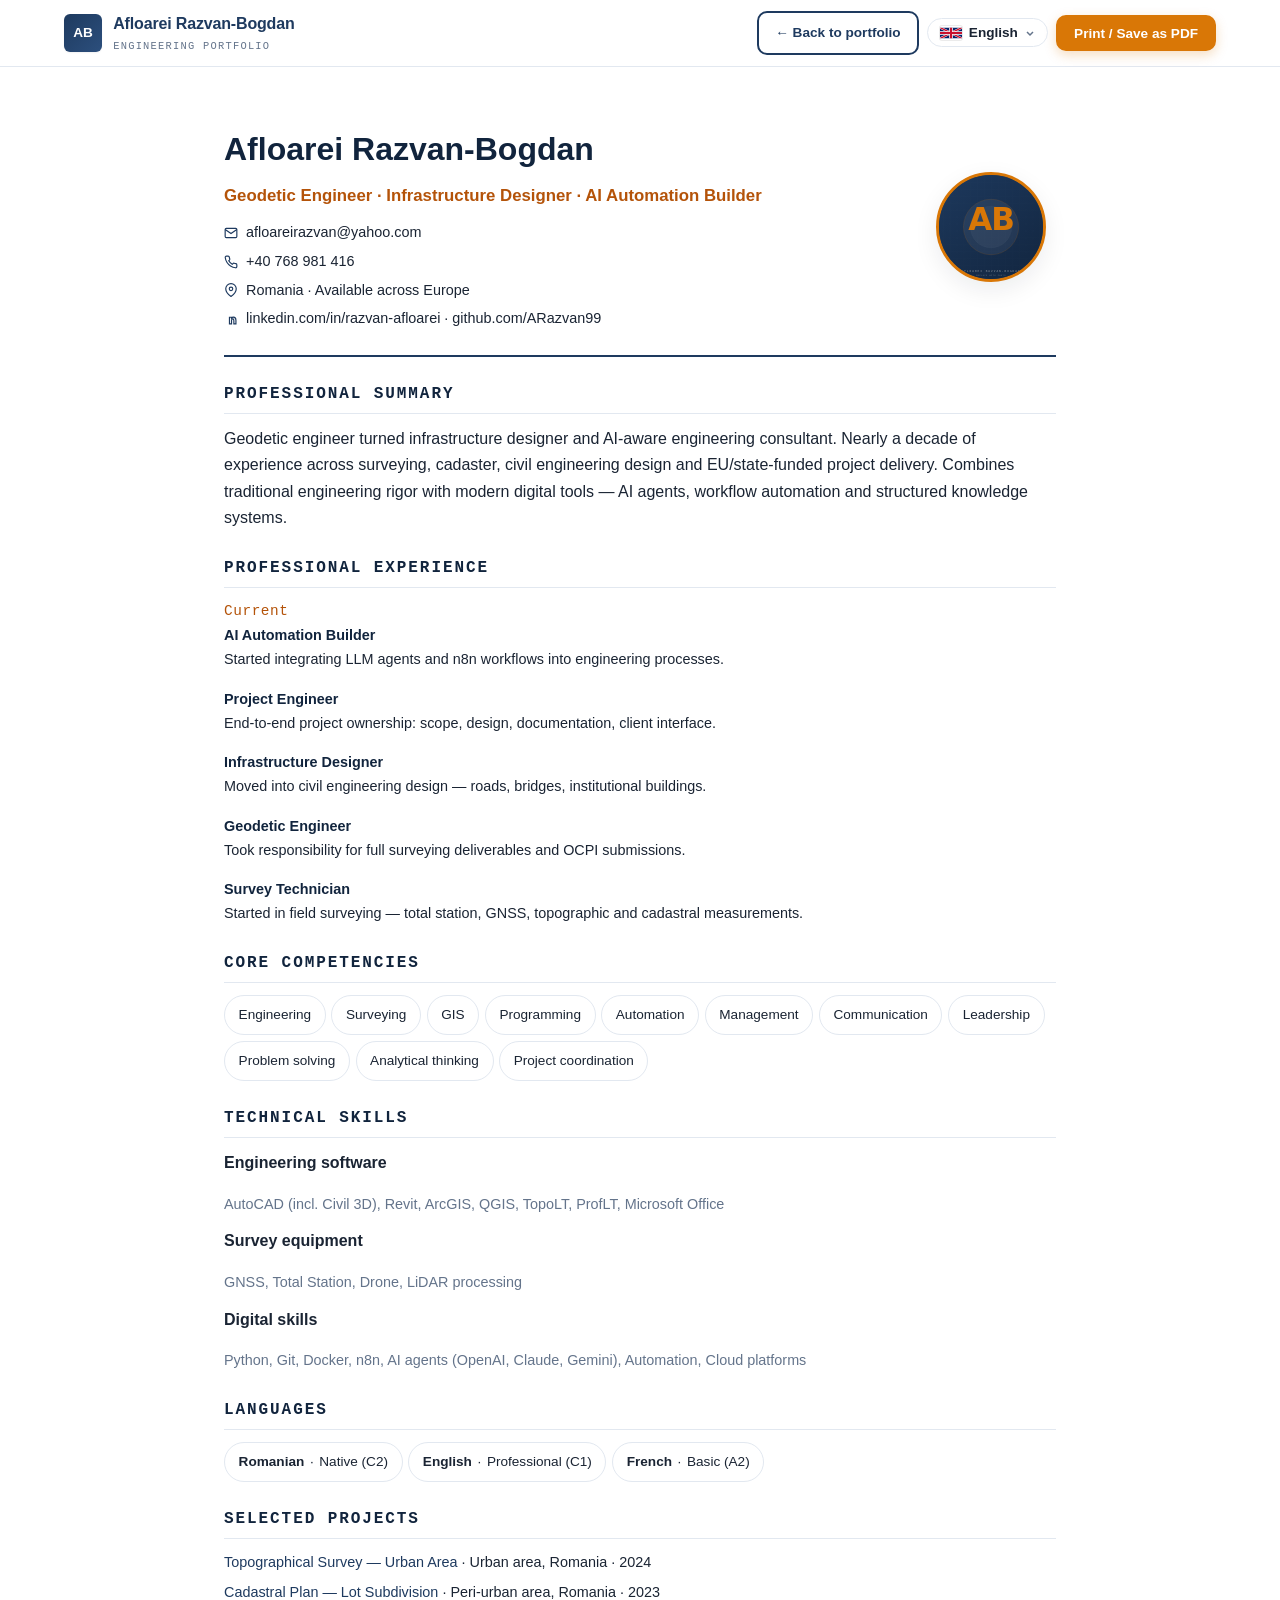
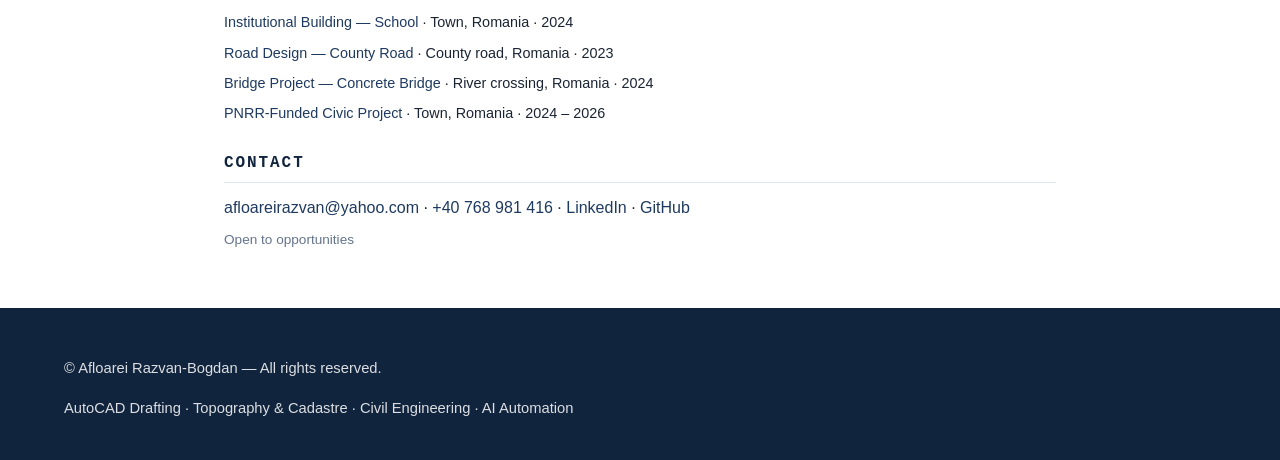
<file: cv.html>
<!doctype html>
<html lang="en">
<head>
<meta charset="utf-8">
<meta name="viewport" content="width=device-width, initial-scale=1">
<meta name="theme-color" content="#1e3a5f">
<meta name="author" content="Afloarei Razvan-Bogdan">
<title>Afloarei Razvan-Bogdan — Curriculum Vitae</title>
<meta name="description" content="CV — Afloarei Razvan-Bogdan. Geodetic Engineer · Infrastructure Designer · AI Automation Builder. Romania · Available across Europe.">
<link rel="canonical" href="https://ARazvan99.github.io/cv.html">
<link rel="icon" type="image/svg+xml" href="data:image/svg+xml;utf8,<svg xmlns='http://www.w3.org/2000/svg' viewBox='0 0 64 64'><rect width='64' height='64' rx='12' fill='%231e3a5f'/><path d='M16 46V18l16 10 16-10v28' fill='none' stroke='%23d97706' stroke-width='4' stroke-linejoin='round'/></svg>">
<script>document.documentElement.classList.add('js-reveal');</script>
<link rel="stylesheet" href="style.css">
<style>
  .cv-page { background: var(--c-surface); }
  .cv-header {
    display: grid;
    grid-template-columns: 1fr;
    gap: 1.5rem;
    padding: 2rem 0 1.5rem;
    border-bottom: 2px solid var(--c-primary);
    margin-bottom: 1.5rem;
  }
  @media (min-width: 768px) { .cv-header { grid-template-columns: 1fr 130px; align-items: center; } }
  .cv-name { font-size: clamp(1.6rem, 3vw, 2rem); margin: 0 0 .35rem; color: var(--c-primary-dark); }
  .cv-role { font-size: 1.05rem; color: var(--c-accent-dark); margin: 0 0 .75rem; font-weight: 600; }
  .cv-contact { list-style: none; margin: 0; padding: 0; display: grid; gap: .3rem; font-size: .9rem; color: var(--c-text); }
  .cv-contact li { display: flex; align-items: center; gap: .5rem; }
  .cv-contact svg { width: 14px; height: 14px; color: var(--c-primary); flex-shrink: 0; }
  .cv-photo { width: 110px; height: 110px; border-radius: 50%; overflow: hidden; background: var(--c-primary); box-shadow: var(--shadow-md); border: 3px solid var(--c-accent); justify-self: center; }
  .cv-photo img, .cv-photo svg { width: 100%; height: 100%; object-fit: cover; display: block; }
  .cv-section { margin-bottom: 1.5rem; page-break-inside: avoid; }
  .cv-section h2 {
    font-size: 1rem;
    color: var(--c-primary-dark);
    text-transform: uppercase;
    letter-spacing: .12em;
    border-bottom: 1px solid var(--c-border);
    padding-bottom: .35rem;
    margin: 0 0 .75rem;
    font-family: var(--font-mono);
  }
  .cv-summary p { margin: 0; }
  .cv-exp-item { margin-bottom: 1rem; }
  .cv-exp-item:last-child { margin-bottom: 0; }
  .cv-exp-role { font-weight: 700; color: var(--c-primary-dark); margin: 0; font-size: .98rem; }
  .cv-exp-period { font-family: var(--font-mono); font-size: .78rem; color: var(--c-accent-dark); margin: 0 0 .25rem; letter-spacing: .04em; }
  .cv-exp-item p { margin: 0; font-size: .9rem; }
  .cv-skills-list { list-style: none; margin: 0; padding: 0; display: flex; flex-wrap: wrap; gap: .35rem; }
  .cv-projects-list { list-style: none; margin: 0; padding: 0; }
  .cv-projects-list li { margin-bottom: .4rem; font-size: .9rem; }
  .cv-projects-list a { color: var(--c-primary); text-decoration: none; border-bottom: 1px solid transparent; }
  .cv-projects-list a:hover { border-bottom-color: var(--c-accent); }
  .cv-print-bar { display: flex; gap: .75rem; justify-content: flex-end; margin-bottom: 1rem; }
  @media print { .cv-print-bar, .site-header, .site-footer { display: none !important; } .cv-page { padding: 0 !important; } }
</style>
</head>
<body class="cv-page">

<header class="site-header no-print">
  <div class="container nav-wrap">
    <a href="index.html" class="brand" aria-label="Afloarei Razvan-Bogdan — home">
      <span class="brand-mark" aria-hidden="true">AB</span>
      <span>
        <span class="brand-name" data-i18n="brand">Afloarei Razvan-Bogdan</span>
        <span class="brand-tag">Engineering Portfolio</span>
      </span>
    </a>
    <div class="nav-actions">
      <a class="btn btn-outline btn-sm no-print" href="index.html" data-i18n="cv.back">← Back to portfolio</a>
      <div class="lang-dropdown no-print">
        <button id="lang-toggle" class="lang-toggle" type="button" aria-haspopup="listbox" aria-expanded="false" aria-label="Language">
          <span class="lang-flag" aria-hidden="true"><img src="assets/flags/gb.svg" alt="" loading="eager" decoding="async" width="22" height="14"></span>
          <span class="lang-current">English</span>
          <svg class="lang-chevron" viewBox="0 0 10 10" fill="none" stroke="currentColor" stroke-width="1.5" aria-hidden="true"><path d="M2 4 L5 7 L8 4"/></svg>
        </button>
        <ul class="lang-menu" role="listbox" aria-label="Select language">
          <li role="option" data-lang="en" tabindex="0"><span class="lang-flag"><img src="assets/flags/gb.svg" alt="" loading="lazy" decoding="async" width="22" height="14"></span><span>English</span></li>
          <li role="option" data-lang="ro" tabindex="0"><span class="lang-flag"><img src="assets/flags/ro.svg" alt="" loading="lazy" decoding="async" width="22" height="14"></span><span>Română</span></li>
          <li role="option" data-lang="fr" tabindex="0"><span class="lang-flag"><img src="assets/flags/fr.svg" alt="" loading="lazy" decoding="async" width="22" height="14"></span><span>Français</span></li>
          <li role="option" data-lang="de" tabindex="0"><span class="lang-flag"><img src="assets/flags/de.svg" alt="" loading="lazy" decoding="async" width="22" height="14"></span><span>Deutsch</span></li>
        </ul>
      </div>
      <button id="print-btn" class="btn btn-primary btn-sm no-print" onclick="window.print()" data-i18n="cv.print">Print / Save as PDF</button>
    </div>
  </div>
</header>

<main id="main" class="container" style="padding-top:1.5rem;padding-bottom:2rem;max-width:880px;">

  <header class="cv-header">
    <div>
      <h1 class="cv-name">Afloarei Razvan-Bogdan</h1>
      <p class="cv-role">Geodetic Engineer · Infrastructure Designer · AI Automation Builder</p>
      <ul class="cv-contact">
        <li><svg viewBox="0 0 24 24" fill="none" stroke="currentColor" stroke-width="2"><path d="M4 4h16c1.1 0 2 .9 2 2v12c0 1.1-.9 2-2 2H4c-1.1 0-2-.9-2-2V6c0-1.1.9-2 2-2z"/><polyline points="22,6 12,13 2,6"/></svg> afloareirazvan@yahoo.com</li>
        <li><svg viewBox="0 0 24 24" fill="none" stroke="currentColor" stroke-width="2"><path d="M22 16.92v3a2 2 0 0 1-2.18 2 19.79 19.79 0 0 1-8.63-3.07 19.5 19.5 0 0 1-6-6 19.79 19.79 0 0 1-3.07-8.67A2 2 0 0 1 4.11 2h3a2 2 0 0 1 2 1.72 12.84 12.84 0 0 0 .7 2.81 2 2 0 0 1-.45 2.11L8.09 9.91a16 16 0 0 0 6 6l1.27-1.27a2 2 0 0 1 2.11-.45 12.84 12.84 0 0 0 2.81.7A2 2 0 0 1 22 16.92z"/></svg> +40 768 981 416</li>
        <li><svg viewBox="0 0 24 24" fill="none" stroke="currentColor" stroke-width="2"><path d="M21 10c0 7-9 13-9 13s-9-6-9-13a9 9 0 0 1 18 0z"/><circle cx="12" cy="10" r="3"/></svg> <span data-i18n="cv.contact.location">Romania · Available across Europe</span></li>
        <li><svg viewBox="0 0 24 24" fill="none" stroke="currentColor" stroke-width="2"><path d="M20.45 20.45h-3.55v-5.57c0-1.33-.02-3.04-1.85-3.04-1.85 0-2.13 1.45-2.13 2.94v5.67H9.36V9h3.41v1.56h.05c.48-.9 1.64-1.85 3.37-1.85 3.6 0 4.27 2.37 4.27 5.46v6.28z"/></svg> linkedin.com/in/razvan-afloarei · github.com/ARazvan99</li>
      </ul>
    </div>
    <div class="cv-photo">
      <img src="images/photo-placeholder.svg" alt="Photo placeholder">
    </div>
  </header>

  <section class="cv-section cv-summary">
    <h2 data-i18n="cv.summary">Professional summary</h2>
    <p data-i18n="cv.summaryText">Geodetic engineer turned infrastructure designer and AI-aware engineering consultant. Nearly a decade of experience across surveying, cadaster, civil engineering design and EU/state-funded project delivery. Combines traditional engineering rigor with modern digital tools — AI agents, workflow automation and structured knowledge systems.</p>
  </section>

  <section class="cv-section">
    <h2 data-i18n="cv.experience">Professional experience</h2>
    <div class="cv-exp-item">
      <p class="cv-exp-period">Current</p>
      <p class="cv-exp-role" data-i18n="timeline.t5.role">AI Automation Builder</p>
      <p data-i18n="timeline.t5.desc">Started integrating LLM agents and n8n workflows into engineering processes.</p>
    </div>
    <div class="cv-exp-item">
      <p class="cv-exp-role" data-i18n="timeline.t4.role">Project Engineer</p>
      <p data-i18n="timeline.t4.desc">End-to-end project ownership: scope, design, documentation, client interface.</p>
    </div>
    <div class="cv-exp-item">
      <p class="cv-exp-role" data-i18n="timeline.t3.role">Infrastructure Designer</p>
      <p data-i18n="timeline.t3.desc">Moved into civil engineering design — roads, bridges, institutional buildings.</p>
    </div>
    <div class="cv-exp-item">
      <p class="cv-exp-role" data-i18n="timeline.t2.role">Geodetic Engineer</p>
      <p data-i18n="timeline.t2.desc">Took responsibility for full surveying deliverables and OCPI submissions.</p>
    </div>
    <div class="cv-exp-item">
      <p class="cv-exp-role" data-i18n="timeline.t1.role">Survey Technician</p>
      <p data-i18n="timeline.t1.desc">Started in field surveying — total station, GNSS, topographic and cadastral measurements.</p>
    </div>
  </section>

  <section class="cv-section">
    <h2 data-i18n="cv.competencies">Core competencies</h2>
    <ul class="cv-skills-list">
      <li class="chip" data-i18n="skills.eng">Engineering</li>
      <li class="chip" data-i18n="skills.sur">Surveying</li>
      <li class="chip" data-i18n="skills.gis">GIS</li>
      <li class="chip" data-i18n="skills.prog">Programming</li>
      <li class="chip" data-i18n="skills.auto">Automation</li>
      <li class="chip" data-i18n="skills.mgmt">Management</li>
      <li class="chip" data-i18n="skills.comm">Communication</li>
      <li class="chip" data-i18n="skills.lead">Leadership</li>
      <li class="chip" data-i18n="skills.ps">Problem solving</li>
      <li class="chip" data-i18n="skills.anal">Analytical thinking</li>
      <li class="chip" data-i18n="skills.coord">Project coordination</li>
    </ul>
  </section>

  <section class="cv-section">
    <h2 data-i18n="cv.skills">Technical skills</h2>
    <p><strong data-i18n="tech.g1">Engineering software</strong></p>
    <p style="font-size:.9rem;color:var(--c-text-muted);margin-bottom:.75rem;" data-i18n="cv.skills.eng">AutoCAD (incl. Civil 3D), Revit, ArcGIS, QGIS, TopoLT, ProfLT, Microsoft Office</p>
    <p><strong data-i18n="tech.g2">Survey equipment</strong></p>
    <p style="font-size:.9rem;color:var(--c-text-muted);margin-bottom:.75rem;" data-i18n="cv.skills.survey">GNSS, Total Station, Drone, LiDAR processing</p>
    <p><strong data-i18n="tech.g3">Digital skills</strong></p>
    <p style="font-size:.9rem;color:var(--c-text-muted);" data-i18n="cv.skills.digital">Python, Git, Docker, n8n, AI agents (OpenAI, Claude, Gemini), Automation, Cloud platforms</p>
  </section>

  <section class="cv-section">
    <h2 data-i18n="cv.languages">Languages</h2>
    <ul class="cv-skills-list">
      <li class="chip"><strong data-i18n="languages.ro.name">Romanian</strong> · <span data-i18n="languages.ro.level">Native (C2)</span></li>
      <li class="chip"><strong data-i18n="languages.en.name">English</strong> · <span data-i18n="languages.en.level">Professional (C1)</span></li>
      <li class="chip"><strong data-i18n="languages.fr.name">French</strong> · <span data-i18n="languages.fr.level">Basic (A2)</span></li>
    </ul>
  </section>

  <section class="cv-section">
    <h2 data-i18n="cv.projects">Selected projects</h2>
    <ul class="cv-projects-list">
      <li><a href="project-1.html" data-i18n="project1.title">Topographical Survey — Urban Area</a> · <span data-i18n="project1.location">Urban area, Romania</span> · <span data-i18n="project1.year">2024</span></li>
      <li><a href="project-2.html" data-i18n="project2.title">Cadastral Plan — Lot Subdivision</a> · <span data-i18n="project2.location">Peri-urban area, Romania</span> · <span data-i18n="project2.year">2023</span></li>
      <li><a href="project-3.html" data-i18n="project3.title">Institutional Building — School</a> · <span data-i18n="project3.location">Town, Romania</span> · <span data-i18n="project3.year">2024</span></li>
      <li><a href="project-4.html" data-i18n="project4.title">Road Design — County Road</a> · <span data-i18n="project4.location">County road, Romania</span> · <span data-i18n="project4.year">2023</span></li>
      <li><a href="project-5.html" data-i18n="project5.title">Bridge Project — Concrete Bridge</a> · <span data-i18n="project5.location">River crossing, Romania</span> · <span data-i18n="project5.year">2024</span></li>
      <li><a href="project-6.html" data-i18n="project6.title">PNRR-Funded Civic Project</a> · <span data-i18n="project6.location">Town, Romania</span> · <span data-i18n="project6.year">2024 – 2026</span></li>
    </ul>
  </section>

  <section class="cv-section">
    <h2 data-i18n="contact.eyebrow">Contact</h2>
    <p style="margin:0;">
      <a href="mailto:afloareirazvan@yahoo.com">afloareirazvan@yahoo.com</a> ·
      <a href="tel:+40768981416">+40 768 981 416</a> ·
      <a href="https://www.linkedin.com/in/razvan-afloarei/" target="_blank" rel="noopener">LinkedIn</a> ·
      <a href="https://github.com/ARazvan99" target="_blank" rel="noopener">GitHub</a>
    </p>
    <p style="font-size:.85rem;color:var(--c-text-muted);margin:.5rem 0 0;" data-i18n="cv.contact.availability">Open to opportunities</p>
  </section>

</main>

<footer class="site-footer no-print">
  <div class="container footer-wrap">
    <p data-i18n="footer.copy">© <span id="year"></span> Afloarei Razvan-Bogdan — All rights reserved.</p>
    <p class="footer-meta" data-i18n="footer.meta">AutoCAD Drafting · Topography &amp; Cadastre · Civil Engineering · AI Automation</p>
  </div>
</footer>

<script src="script.js"></script>
</body>
</html>
</file>
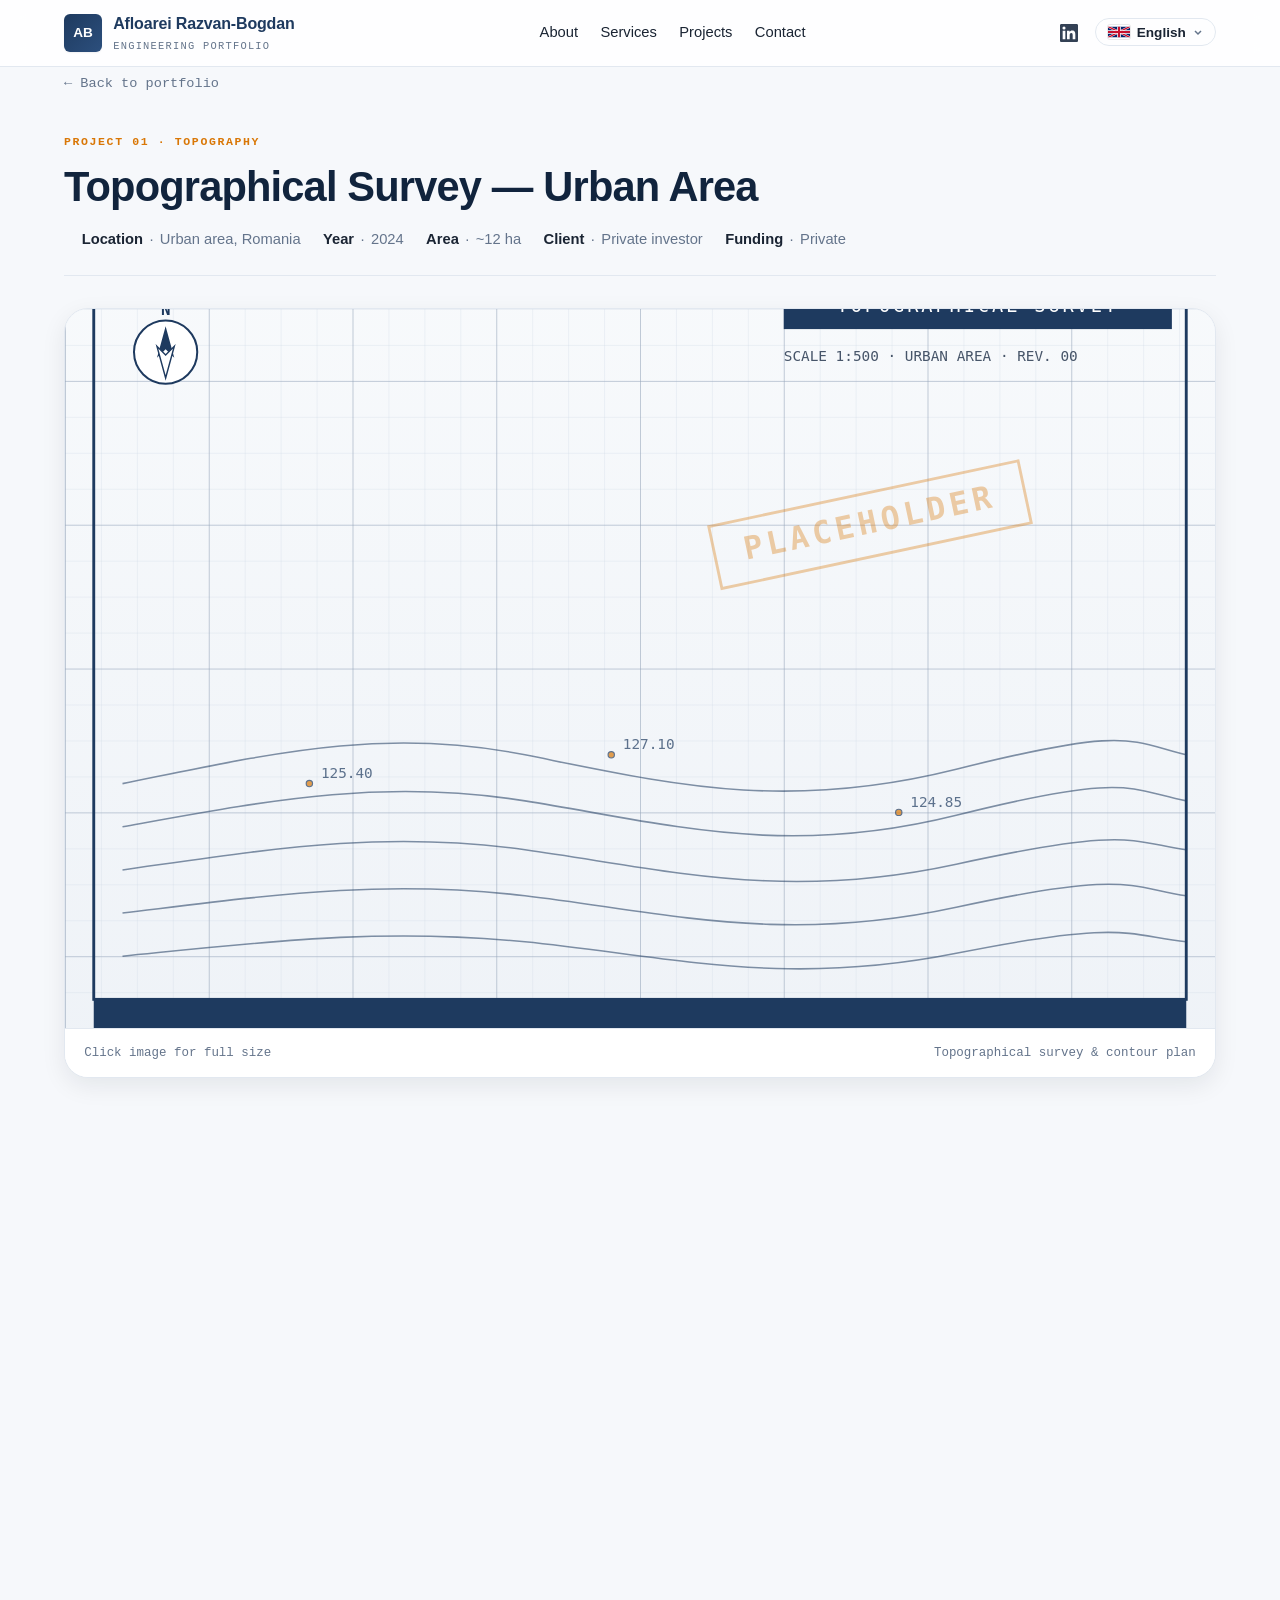
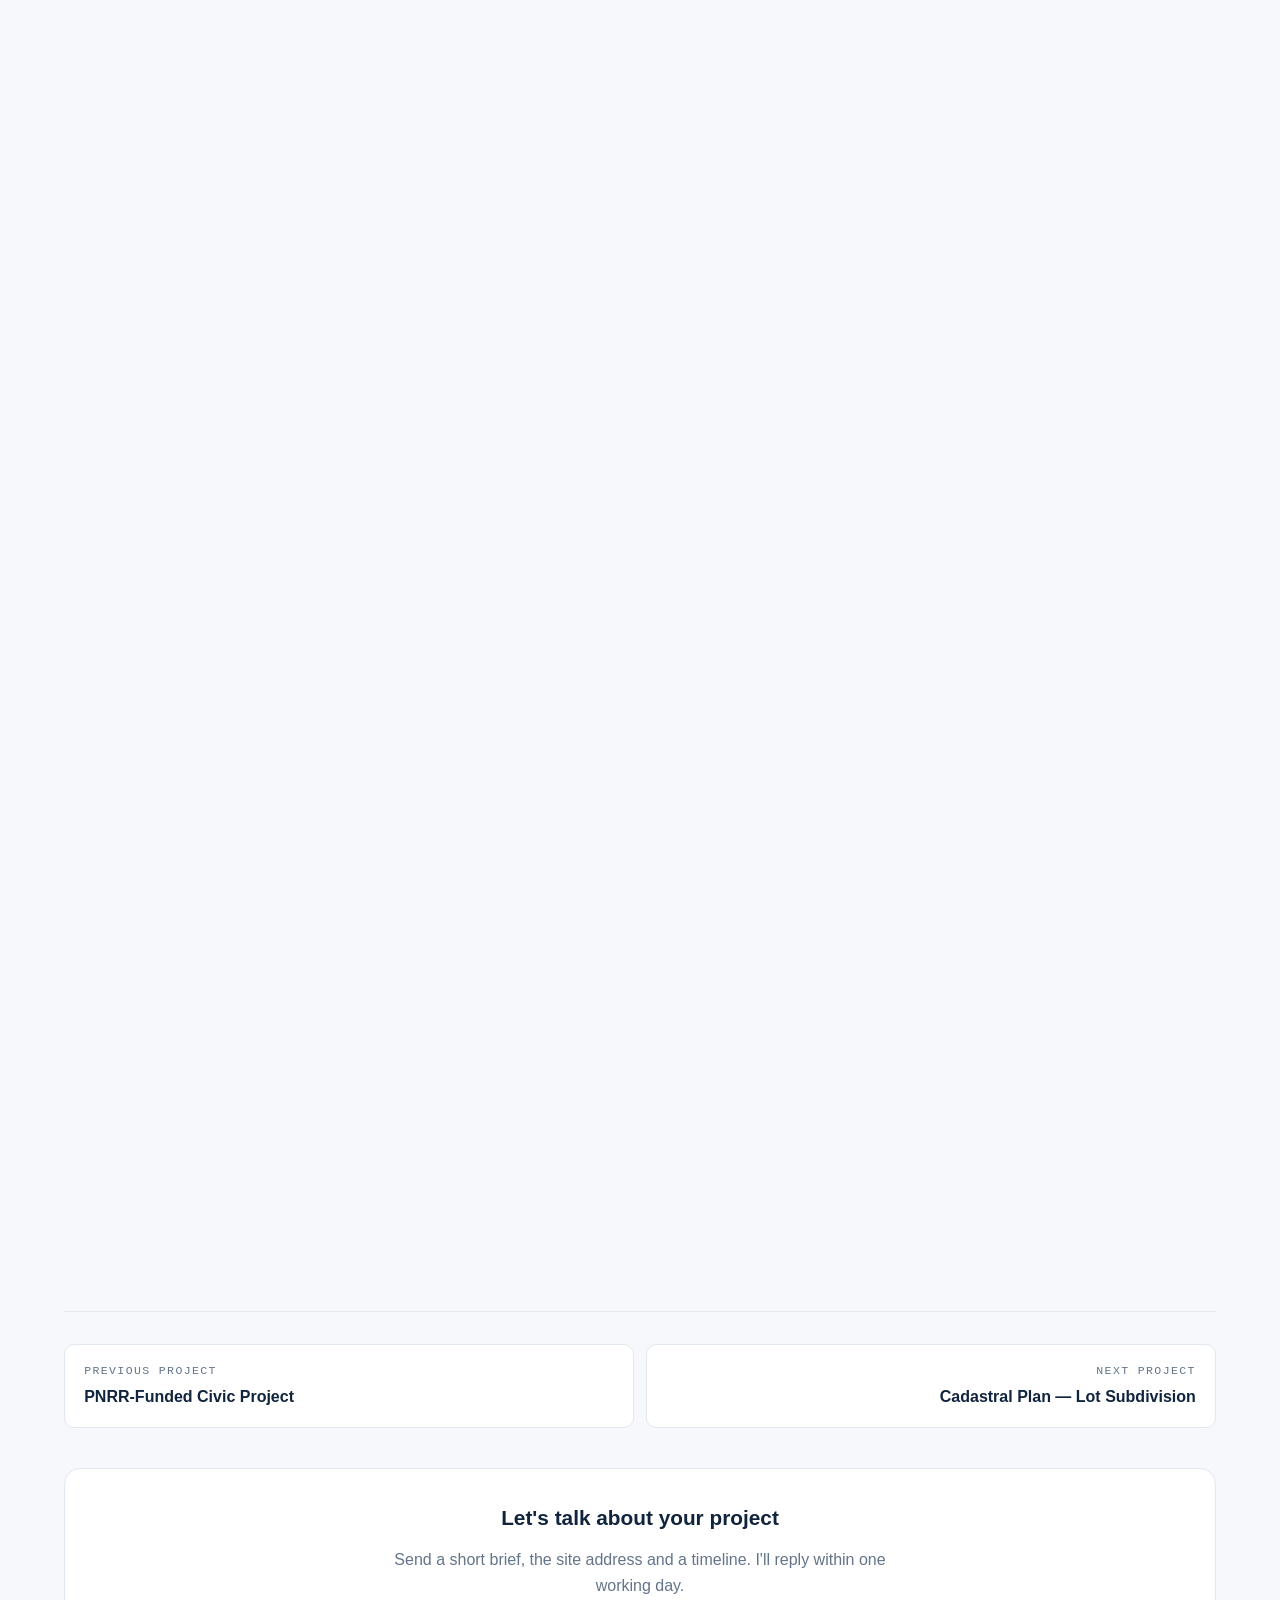
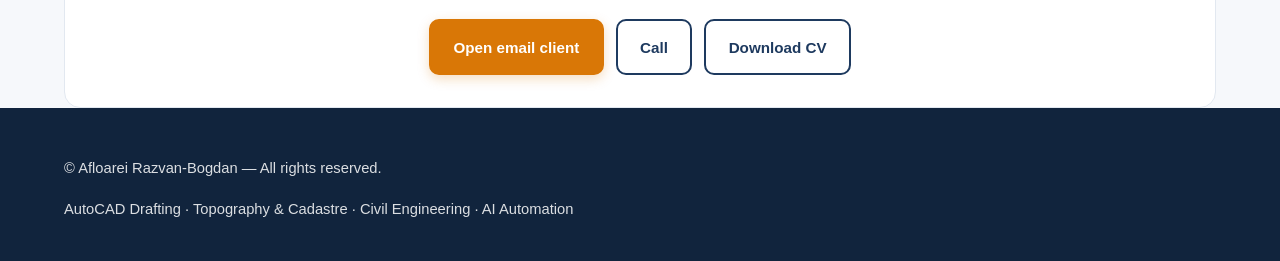
<file: project-1.html>
<!doctype html>
<html lang="en">
<head>
<meta charset="utf-8">
<meta name="viewport" content="width=device-width, initial-scale=1, viewport-fit=cover">
<meta name="theme-color" content="#1e3a5f">
<meta name="author" content="Afloarei Razvan-Bogdan">
<title>Topographical Survey — Urban Area — Afloarei Razvan-Bogdan</title>
<meta name="description" content="Topographical survey project — urban area. Field measurements, contour plan, geo-referenced DWG base. AutoCAD drafting portfolio of Afloarei Razvan-Bogdan.">
<link rel="canonical" href="https://ARazvan99.github.io/project-1.html">
<meta property="og:type" content="article">
<meta property="og:url" content="https://ARazvan99.github.io/project-1.html">
<meta property="og:title" content="Topographical Survey — Urban Area — Afloarei Razvan-Bogdan">
<meta property="og:description" content="Field survey of ~12 ha in urban area — total-station and GNSS measurements, geo-referenced in Stereo 70.">
<meta property="og:image" content="https://ARazvan99.github.io/images/drawing1.svg">
<link rel="icon" type="image/svg+xml" href="data:image/svg+xml;utf8,<svg xmlns='http://www.w3.org/2000/svg' viewBox='0 0 64 64'><rect width='64' height='64' rx='12' fill='%231e3a5f'/><path d='M16 46V18l16 10 16-10v28' fill='none' stroke='%23d97706' stroke-width='4' stroke-linejoin='round'/></svg>">
<script>document.documentElement.classList.add('js-reveal');</script>
<link rel="stylesheet" href="style.css">
<script type="application/ld+json">
{
  "@context": "https://schema.org",
  "@type": "CreativeWork",
  "name": "Topographical Survey — Urban Area",
  "author": { "@type": "Person", "name": "Afloarei Razvan-Bogdan" },
  "url": "https://ARazvan99.github.io/project-1.html"
}
</script>
</head>
<body>
<a class="skip" href="#main">Skip to main content</a>

<header class="site-header" id="top">
  <div class="container nav-wrap">
    <a href="index.html" class="brand" aria-label="Afloarei Razvan-Bogdan — home">
      <span class="brand-mark" aria-hidden="true">AB</span>
      <span>
        <span class="brand-name" data-i18n="brand">Afloarei Razvan-Bogdan</span>
        <span class="brand-tag">Engineering Portfolio</span>
      </span>
    </a>
    <nav class="primary-nav" aria-label="Primary">
      <ul>
        <li><a href="index.html#about" data-i18n="nav.about">About</a></li>
        <li><a href="index.html#services" data-i18n="nav.services">Services</a></li>
        <li><a href="index.html#projects" data-i18n="nav.projects">Projects</a></li>
        <li><a href="index.html#contact" data-i18n="nav.contact">Contact</a></li>
      </ul>
    </nav>
    <div class="nav-actions">
      <a class="social-icon is-hidden-mobile" href="https://www.linkedin.com/in/razvan-afloarei/" target="_blank" rel="noopener" aria-label="LinkedIn"><svg viewBox="0 0 24 24" fill="currentColor"><path d="M20.45 20.45h-3.55v-5.57c0-1.33-.02-3.04-1.85-3.04-1.85 0-2.13 1.45-2.13 2.94v5.67H9.36V9h3.41v1.56h.05c.48-.9 1.64-1.85 3.37-1.85 3.6 0 4.27 2.37 4.27 5.46v6.28zM5.34 7.43a2.06 2.06 0 1 1 0-4.12 2.06 2.06 0 0 1 0 4.12zM7.12 20.45H3.56V9h3.56v11.45zM22.22 0H1.77C.79 0 0 .77 0 1.72v20.56C0 23.23.79 24 1.77 24h20.45c.98 0 1.78-.77 1.78-1.72V1.72C24 .77 23.2 0 22.22 0z"/></svg></a>
      <div class="lang-dropdown">
        <button id="lang-toggle" class="lang-toggle" type="button" aria-haspopup="listbox" aria-expanded="false" aria-label="Language">
          <span class="lang-flag" aria-hidden="true"><img src="assets/flags/gb.svg" alt="" loading="eager" decoding="async" width="22" height="14"></span>
          <span class="lang-current">English</span>
          <svg class="lang-chevron" viewBox="0 0 10 10" fill="none" stroke="currentColor" stroke-width="1.5" aria-hidden="true"><path d="M2 4 L5 7 L8 4"/></svg>
        </button>
        <ul class="lang-menu" role="listbox" aria-label="Select language">
          <li role="option" data-lang="en" tabindex="0"><span class="lang-flag"><img src="assets/flags/gb.svg" alt="" loading="lazy" decoding="async" width="22" height="14"></span><span>English</span></li>
          <li role="option" data-lang="ro" tabindex="0"><span class="lang-flag"><img src="assets/flags/ro.svg" alt="" loading="lazy" decoding="async" width="22" height="14"></span><span>Română</span></li>
          <li role="option" data-lang="fr" tabindex="0"><span class="lang-flag"><img src="assets/flags/fr.svg" alt="" loading="lazy" decoding="async" width="22" height="14"></span><span>Français</span></li>
          <li role="option" data-lang="de" tabindex="0"><span class="lang-flag"><img src="assets/flags/de.svg" alt="" loading="lazy" decoding="async" width="22" height="14"></span><span>Deutsch</span></li>
        </ul>
      </div>
      <button id="menu-toggle" class="menu-toggle" type="button" aria-label="Open menu" aria-expanded="false" aria-controls="primary-nav"><span></span><span></span><span></span></button>
    </div>
  </div>
</header>

<main id="main" class="project-page">
  <div class="container">
    <a href="index.html#projects" class="back-link" data-i18n="project.back">← Back to portfolio</a>

    <article class="project">
      <header class="project-header">
        <p class="eyebrow"><span data-i18n="project.eyebrow">Project</span> 01 · <span data-i18n="project1.tag">Topography</span></p>
        <h1 data-i18n="project1.title">Topographical Survey — Urban Area</h1>
        <ul class="project-meta">
          <li class="project-meta-item"><strong data-i18n="project.meta.location">Location</strong> · <span data-i18n="project1.location">Urban area, Romania</span></li>
          <li class="project-meta-item"><strong data-i18n="project.meta.year">Year</strong> · <span data-i18n="project1.year">2024</span></li>
          <li class="project-meta-item"><strong data-i18n="project.meta.area">Area</strong> · <span data-i18n="project1.area">~12 ha</span></li>
          <li class="project-meta-item"><strong data-i18n="project.meta.client">Client</strong> · <span data-i18n="project1.client">Private investor</span></li>
          <li class="project-meta-item"><strong data-i18n="project.meta.funding">Funding</strong> · <span data-i18n="project1.funding">Private</span></li>
        </ul>
      </header>

      <figure class="project-hero">
        <a href="images/drawing1.svg" target="_blank" rel="noopener">
          <img src="images/drawing1.svg" alt="Topographical survey — urban area" loading="lazy" width="800" height="600">
        </a>
        <figcaption><span data-i18n="project.imageCaption">Click image for full size</span><span data-i18n="project1.role">Topographical survey &amp; contour plan</span></figcaption>
      </figure>

      <div class="project-section reveal">
        <h2 data-i18n="project.overviewHeading">Overview</h2>
        <p data-i18n="project1.overview">[PLACEHOLDER OVERVIEW — EDIT ME] Field survey of an urban area covering approximately 12 hectares. Measurements were taken with total-station equipment and geo-referenced in the Romanian national projection (Stereo 70). The resulting drawing includes contour lines, spot heights, existing infrastructure (roads, sidewalks, utilities) and the built environment — ready to use as the base for any design or cadaster workflow.</p>
      </div>

      <div class="project-problem-solution reveal">
        <div class="problem-card">
          <h3 data-i18n="project.problemHeading">Problem</h3>
          <p data-i18n="project1.problem">[PLACEHOLDER] The client needed an accurate, geo-referenced base drawing for downstream design and permitting. Existing public data was outdated and incomplete.</p>
        </div>
        <div class="solution-card">
          <h3 data-i18n="project.solutionHeading">Solution</h3>
          <p data-i18n="project1.solution">[PLACEHOLDER] A complete topographical survey using total-station and GNSS measurements, processed into a geo-referenced DWG base map at 1:500 with contour lines, spot heights and infrastructure overlay.</p>
        </div>
      </div>

      <div class="project-section reveal">
        <h2 data-i18n="project.techHeading">Technologies used</h2>
        <ul class="chips" role="list">
          <li class="chip">AutoCAD</li><li class="chip">Total Station</li><li class="chip">GNSS</li><li class="chip">Stereo 70</li>
        </ul>
      </div>

      <div class="project-section reveal">
        <h2 data-i18n="project.roleHeading">My role</h2>
        <p data-i18n="project1.myrole">Lead surveyor — field measurement, data processing, contour plan, DWG delivery.</p>
      </div>

      <div class="project-section reveal">
        <h2 data-i18n="project.deliverablesHeading">Deliverables</h2>
        <ul class="deliverables-list">
          <li data-i18n="project1.deliverables">Field measurements (raw + processed), 1:500 DWG base, contour plan, infrastructure overlay, technical memo.</li>
        </ul>
      </div>

      <div class="project-section reveal">
        <h2 data-i18n="project.timelineHeading">Timeline</h2>
        <div class="project-timeline">
          <div class="timeline-bar">
            <span class="timeline-bar-progress" style="width:100%"></span>
            <span class="timeline-milestone is-current" title="Now" style="left:33%"></span>
            <span class="timeline-milestone" style="left:100%;background:var(--c-success);box-shadow:0 0 0 2px var(--c-success)"></span>
          </div>
          <div class="timeline-labels">
            <span data-i18n="project1.timelineStart">2024 Q1</span>
            <span data-i18n="project1.timelineNow">2024 Q2</span>
            <span data-i18n="project1.timelineEnd">2024 Q3</span>
          </div>
        </div>
      </div>

      <div class="project-section reveal">
        <h2 data-i18n="project.impactHeading">Impact</h2>
        <div class="impact-card"><p data-i18n="project1.impact">[PLACEHOLDER] Provided the design team with a clean, geo-referenced base — eliminating rework and accelerating downstream approvals.</p></div>
      </div>

      <div class="project-section reveal">
        <h2 data-i18n="project.lessonsHeading">Lessons learned</h2>
        <div class="lessons-card"><p data-i18n="project1.lessons">[PLACEHOLDER] Always verify the client's coordinate system assumptions up-front; document the projection and datum in the deliverables.</p></div>
      </div>

      <div class="project-section reveal">
        <h2 data-i18n="project.galleryHeading">Drawings</h2>
        <p class="section-sub" data-i18n="project.gallerySub">Replace placeholders with your actual exports.</p>
        <ul class="gallery" role="list">
          <li class="gallery-item"><a href="images/projects/p1/01-plan.svg" target="_blank" rel="noopener"><figure><img src="images/projects/p1/01-plan.svg" alt="Survey base — overview placeholder" loading="lazy" width="800" height="600"><figcaption><span class="tag" data-i18n="project.tagPlan">Plan</span><span class="caption" data-i18n="project1.img1.caption">Survey base — overview</span></figcaption></figure></a></li>
          <li class="gallery-item"><a href="images/projects/p1/02-section.svg" target="_blank" rel="noopener"><figure><img src="images/projects/p1/02-section.svg" alt="Spot heights and contour lines placeholder" loading="lazy" width="800" height="600"><figcaption><span class="tag" data-i18n="project.tagSection">Section</span><span class="caption" data-i18n="project1.img2.caption">Spot heights &amp; contour lines</span></figcaption></figure></a></li>
          <li class="gallery-item"><a href="images/projects/p1/03-detail.svg" target="_blank" rel="noopener"><figure><img src="images/projects/p1/03-detail.svg" alt="Existing infrastructure overlay placeholder" loading="lazy" width="800" height="600"><figcaption><span class="tag" data-i18n="project.tagDetail">Detail</span><span class="caption" data-i18n="project1.img3.caption">Existing infrastructure overlay</span></figcaption></figure></a></li>
        </ul>
      </div>

      <nav class="project-nav" aria-label="Project navigation">
        <a href="project-6.html" class="prev">
          <span class="nav-direction" data-i18n="project.prev">Previous project</span>
          <span class="nav-title" data-i18n="project6.title">PNRR-Funded Civic Project</span>
        </a>
        <a href="project-2.html" class="next">
          <span class="nav-direction" data-i18n="project.next">Next project</span>
          <span class="nav-title" data-i18n="project2.title">Cadastral Plan — Lot Subdivision</span>
        </a>
      </nav>

      <section class="mini-contact">
        <h2 data-i18n="contact.title">Let's talk about your project</h2>
        <p data-i18n="contact.sub">Send a short brief, the site address and a timeline. I'll reply within one working day.</p>
        <div class="mini-contact-actions">
          <a class="btn btn-primary" href="mailto:afloareirazvan@yahoo.com" data-i18n="contact.cta">Open email client</a>
          <a class="btn btn-outline" href="tel:+40768981416" data-i18n="contact.callCta">Call</a>
          <a class="btn btn-outline" href="cv.html" data-i18n="contact.cv">Download CV</a>
        </div>
      </section>
    </article>
  </div>
</main>

<footer class="site-footer">
  <div class="container footer-wrap">
    <p data-i18n="footer.copy">© <span id="year"></span> Afloarei Razvan-Bogdan — All rights reserved.</p>
    <p class="footer-meta" data-i18n="footer.meta">AutoCAD Drafting · Topography &amp; Cadastre · Civil Engineering · AI Automation</p>
  </div>
</footer>

<script src="script.js"></script>
</body>
</html>
</file>
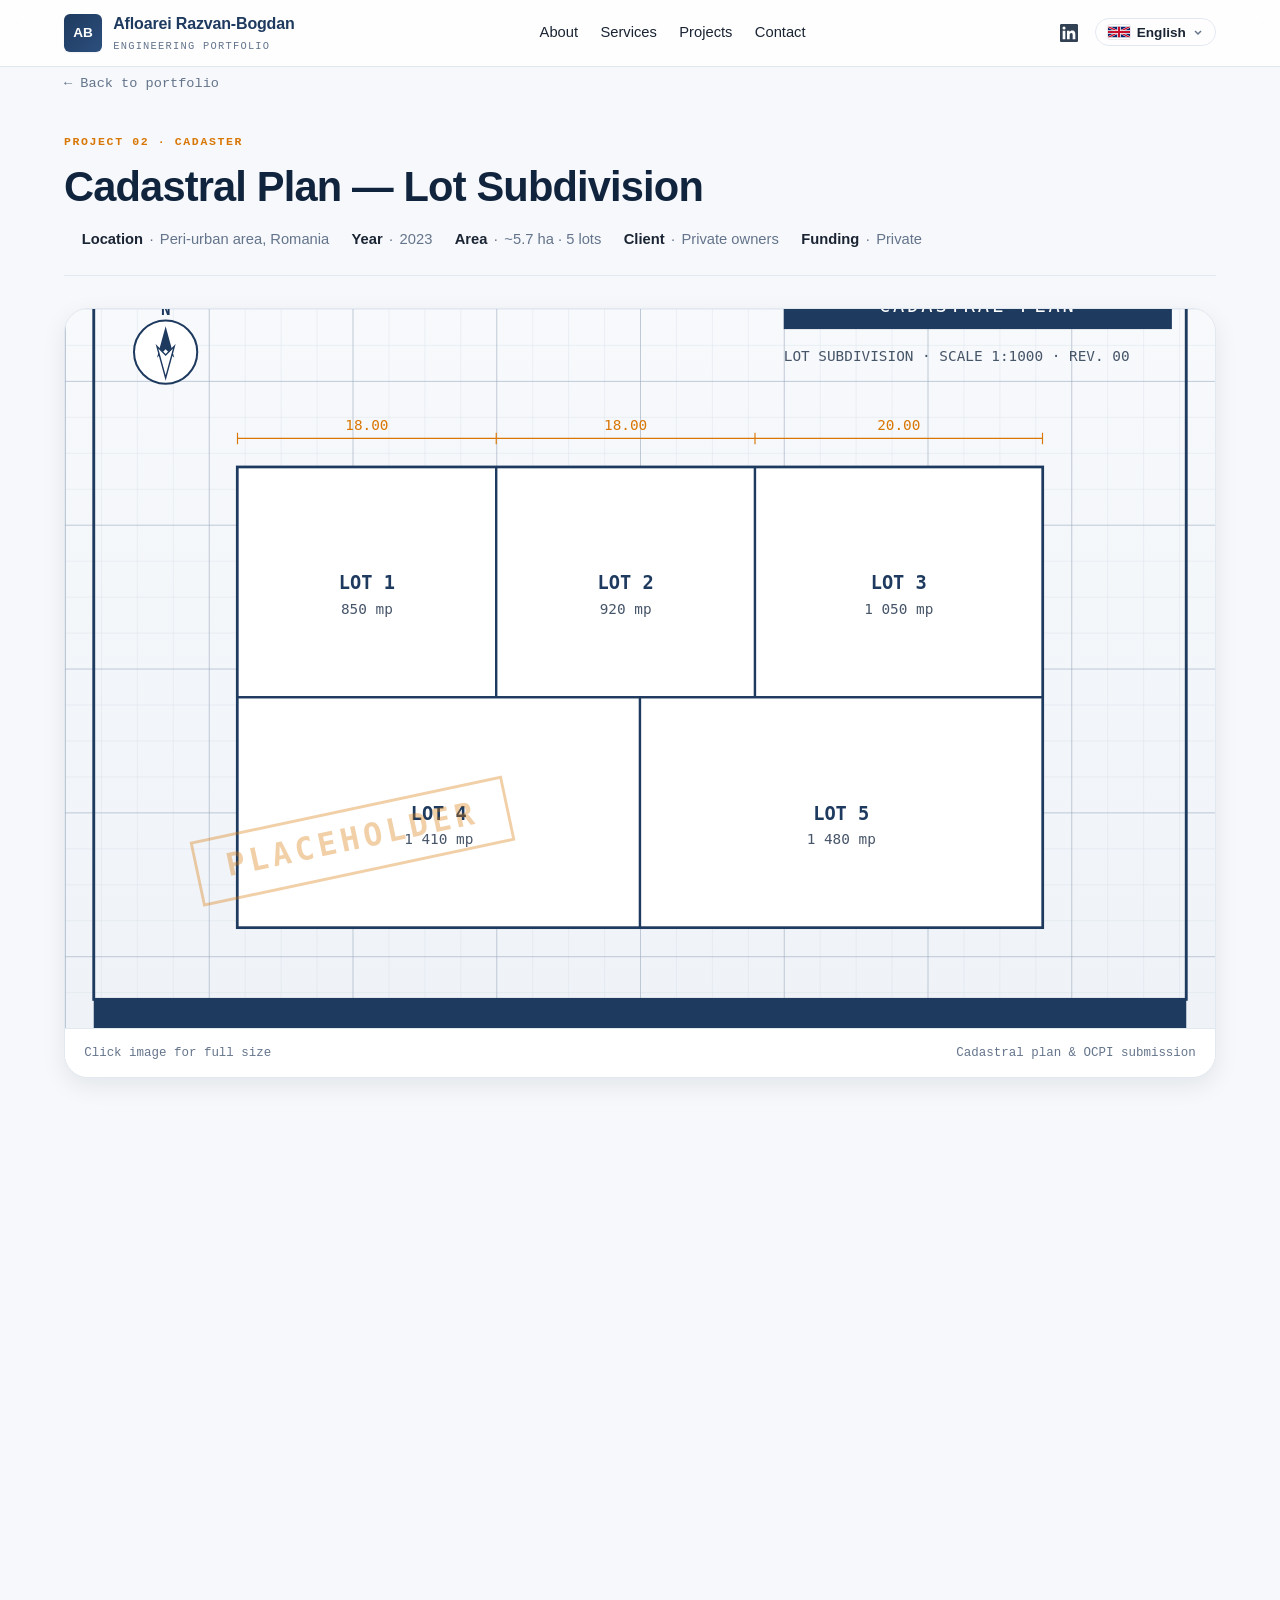
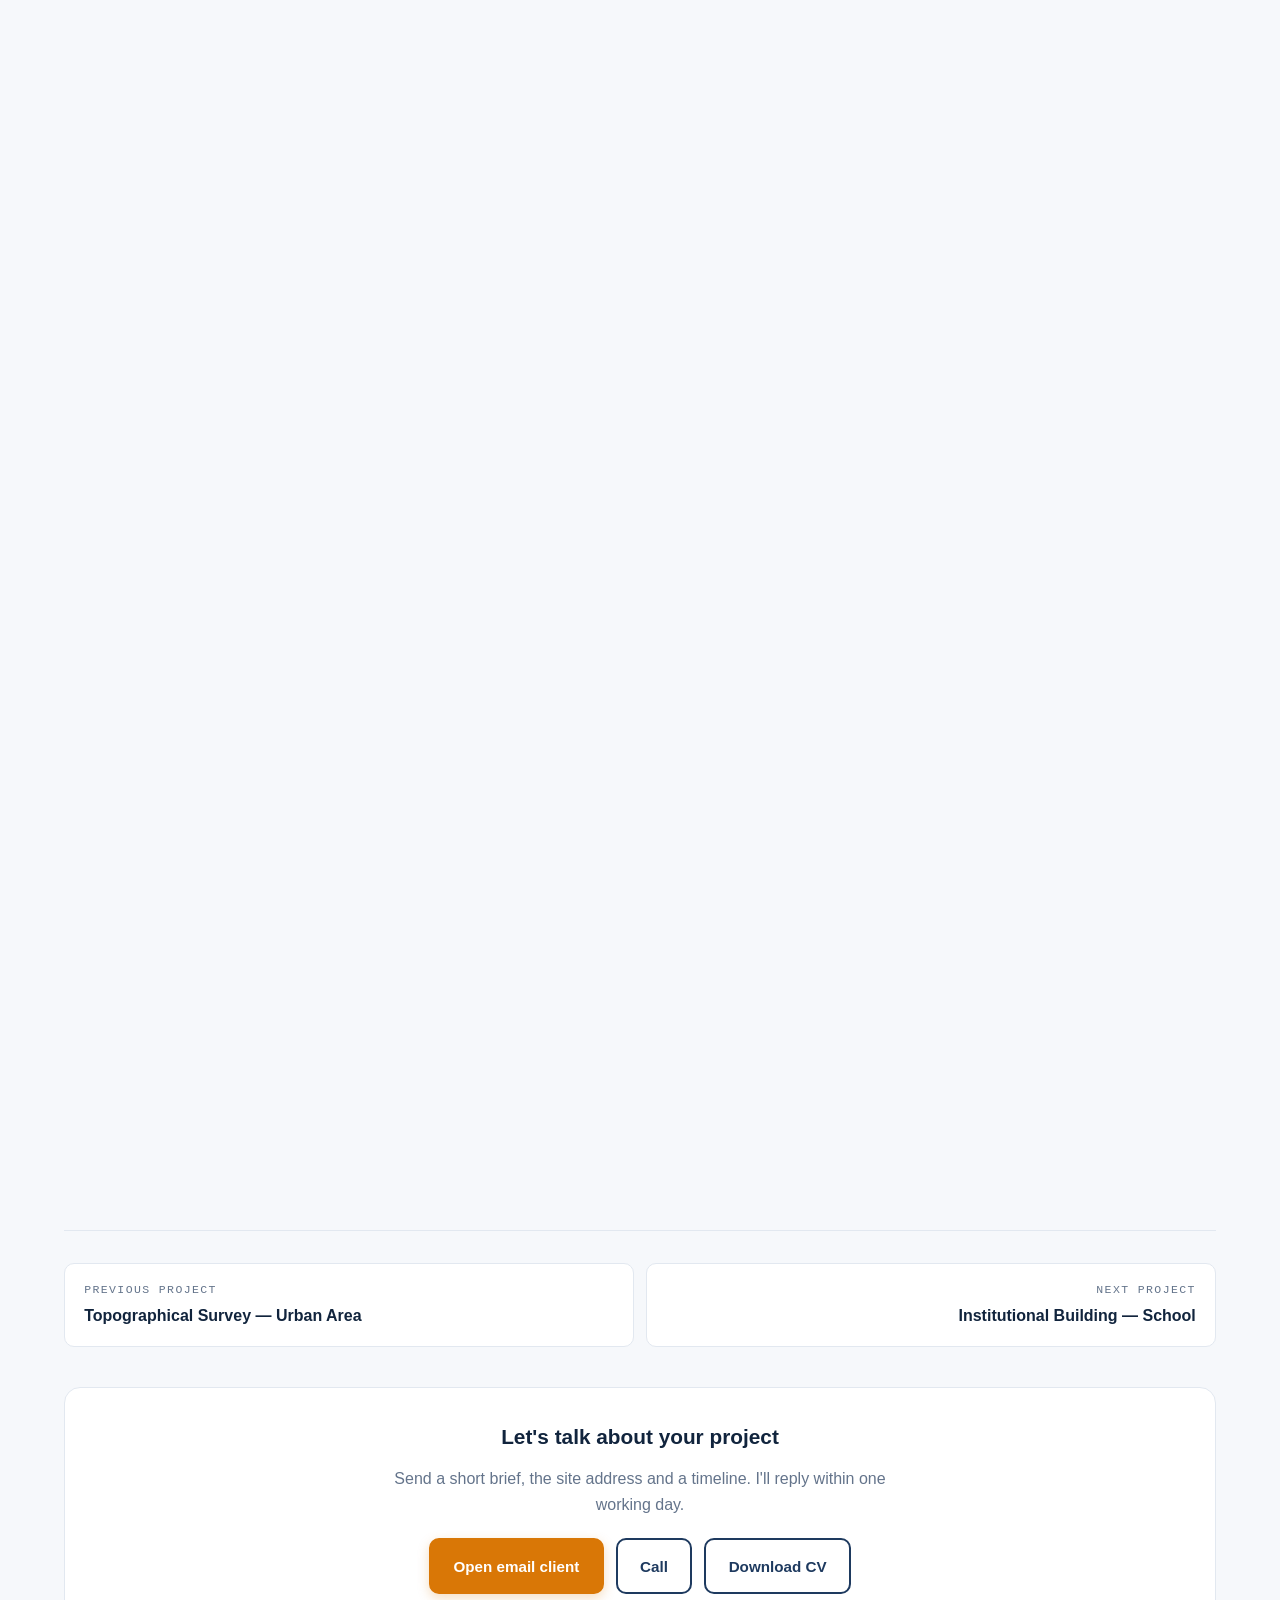
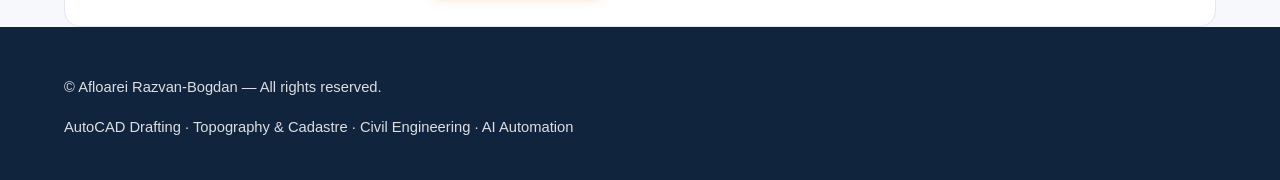
<file: project-2.html>
<!doctype html>
<html lang="en">
<head>
<meta charset="utf-8">
<meta name="viewport" content="width=device-width, initial-scale=1, viewport-fit=cover">
<meta name="theme-color" content="#1e3a5f">
<meta name="author" content="Afloarei Razvan-Bogdan">
<title>Cadastral Plan — Lot Subdivision — Afloarei Razvan-Bogdan</title>
<meta name="description" content="Cadastral plan — lot subdivision project. Boundary survey, subdivision plan, OCPI submission. AutoCAD drafting portfolio of Afloarei Razvan-Bogdan.">
<link rel="canonical" href="https://ARazvan99.github.io/project-2.html">
<meta property="og:type" content="article">
<meta property="og:url" content="https://ARazvan99.github.io/project-2.html">
<meta property="og:title" content="Cadastral Plan — Lot Subdivision — Afloarei Razvan-Bogdan">
<meta property="og:description" content="Boundary survey, subdivision plan, OCPI submission — 5 lots in peri-urban area.">
<meta property="og:image" content="https://ARazvan99.github.io/images/drawing2.svg">
<link rel="icon" type="image/svg+xml" href="data:image/svg+xml;utf8,<svg xmlns='http://www.w3.org/2000/svg' viewBox='0 0 64 64'><rect width='64' height='64' rx='12' fill='%231e3a5f'/><path d='M16 46V18l16 10 16-10v28' fill='none' stroke='%23d97706' stroke-width='4' stroke-linejoin='round'/></svg>">
<script>document.documentElement.classList.add('js-reveal');</script>
<link rel="stylesheet" href="style.css">
</head>
<body>
<a class="skip" href="#main">Skip to main content</a>

<header class="site-header" id="top">
  <div class="container nav-wrap">
    <a href="index.html" class="brand" aria-label="Afloarei Razvan-Bogdan — home">
      <span class="brand-mark" aria-hidden="true">AB</span>
      <span>
        <span class="brand-name" data-i18n="brand">Afloarei Razvan-Bogdan</span>
        <span class="brand-tag">Engineering Portfolio</span>
      </span>
    </a>
    <nav class="primary-nav" aria-label="Primary">
      <ul>
        <li><a href="index.html#about" data-i18n="nav.about">About</a></li>
        <li><a href="index.html#services" data-i18n="nav.services">Services</a></li>
        <li><a href="index.html#projects" data-i18n="nav.projects">Projects</a></li>
        <li><a href="index.html#contact" data-i18n="nav.contact">Contact</a></li>
      </ul>
    </nav>
    <div class="nav-actions">
      <a class="social-icon is-hidden-mobile" href="https://www.linkedin.com/in/razvan-afloarei/" target="_blank" rel="noopener" aria-label="LinkedIn"><svg viewBox="0 0 24 24" fill="currentColor"><path d="M20.45 20.45h-3.55v-5.57c0-1.33-.02-3.04-1.85-3.04-1.85 0-2.13 1.45-2.13 2.94v5.67H9.36V9h3.41v1.56h.05c.48-.9 1.64-1.85 3.37-1.85 3.6 0 4.27 2.37 4.27 5.46v6.28zM5.34 7.43a2.06 2.06 0 1 1 0-4.12 2.06 2.06 0 0 1 0 4.12zM7.12 20.45H3.56V9h3.56v11.45zM22.22 0H1.77C.79 0 0 .77 0 1.72v20.56C0 23.23.79 24 1.77 24h20.45c.98 0 1.78-.77 1.78-1.72V1.72C24 .77 23.2 0 22.22 0z"/></svg></a>
      <div class="lang-dropdown">
        <button id="lang-toggle" class="lang-toggle" type="button" aria-haspopup="listbox" aria-expanded="false" aria-label="Language">
          <span class="lang-flag" aria-hidden="true"><img src="assets/flags/gb.svg" alt="" loading="eager" decoding="async" width="22" height="14"></span>
          <span class="lang-current">English</span>
          <svg class="lang-chevron" viewBox="0 0 10 10" fill="none" stroke="currentColor" stroke-width="1.5" aria-hidden="true"><path d="M2 4 L5 7 L8 4"/></svg>
        </button>
        <ul class="lang-menu" role="listbox" aria-label="Select language">
          <li role="option" data-lang="en" tabindex="0"><span class="lang-flag"><img src="assets/flags/gb.svg" alt="" loading="lazy" decoding="async" width="22" height="14"></span><span>English</span></li>
          <li role="option" data-lang="ro" tabindex="0"><span class="lang-flag"><img src="assets/flags/ro.svg" alt="" loading="lazy" decoding="async" width="22" height="14"></span><span>Română</span></li>
          <li role="option" data-lang="fr" tabindex="0"><span class="lang-flag"><img src="assets/flags/fr.svg" alt="" loading="lazy" decoding="async" width="22" height="14"></span><span>Français</span></li>
          <li role="option" data-lang="de" tabindex="0"><span class="lang-flag"><img src="assets/flags/de.svg" alt="" loading="lazy" decoding="async" width="22" height="14"></span><span>Deutsch</span></li>
        </ul>
      </div>
      <button id="menu-toggle" class="menu-toggle" type="button" aria-label="Open menu" aria-expanded="false" aria-controls="primary-nav"><span></span><span></span><span></span></button>
    </div>
  </div>
</header>

<main id="main" class="project-page">
  <div class="container">
    <a href="index.html#projects" class="back-link" data-i18n="project.back">← Back to portfolio</a>

    <article class="project">
      <header class="project-header">
        <p class="eyebrow"><span data-i18n="project.eyebrow">Project</span> 02 · <span data-i18n="project2.tag">Cadaster</span></p>
        <h1 data-i18n="project2.title">Cadastral Plan — Lot Subdivision</h1>
        <ul class="project-meta">
          <li class="project-meta-item"><strong data-i18n="project.meta.location">Location</strong> · <span data-i18n="project2.location">Peri-urban area, Romania</span></li>
          <li class="project-meta-item"><strong data-i18n="project.meta.year">Year</strong> · <span data-i18n="project2.year">2023</span></li>
          <li class="project-meta-item"><strong data-i18n="project.meta.area">Area</strong> · <span data-i18n="project2.area">~5.7 ha · 5 lots</span></li>
          <li class="project-meta-item"><strong data-i18n="project.meta.client">Client</strong> · <span data-i18n="project2.client">Private owners</span></li>
          <li class="project-meta-item"><strong data-i18n="project.meta.funding">Funding</strong> · <span data-i18n="project2.funding">Private</span></li>
        </ul>
      </header>

      <figure class="project-hero">
        <a href="images/drawing2.svg" target="_blank" rel="noopener">
          <img src="images/drawing2.svg" alt="Cadastral plan — lot subdivision" loading="lazy" width="800" height="600">
        </a>
        <figcaption><span data-i18n="project.imageCaption">Click image for full size</span><span data-i18n="project2.role">Cadastral plan &amp; OCPI submission</span></figcaption>
      </figure>

      <div class="project-section reveal">
        <h2 data-i18n="project.overviewHeading">Overview</h2>
        <p data-i18n="project2.overview">[PLACEHOLDER OVERVIEW — EDIT ME] Cadastral plan for a peri-urban parcel subdivided into 5 lots. The drawing documents each parcel's boundaries, areas and access points, and is prepared for OCPI submission and the issuance of new land-registry excerpts.</p>
      </div>

      <div class="project-problem-solution reveal">
        <div class="problem-card">
          <h3 data-i18n="project.problemHeading">Problem</h3>
          <p data-i18n="project2.problem">[PLACEHOLDER] Five co-owners needed to legally divide a shared parcel into individually titled lots without boundary disputes.</p>
        </div>
        <div class="solution-card">
          <h3 data-i18n="project.solutionHeading">Solution</h3>
          <p data-i18n="project2.solution">[PLACEHOLDER] Boundary survey, subdivision plan at 1:1000, OCPI documentation package and land-registry excerpts for each new parcel.</p>
        </div>
      </div>

      <div class="project-section reveal">
        <h2 data-i18n="project.techHeading">Technologies used</h2>
        <ul class="chips" role="list">
          <li class="chip">AutoCAD</li><li class="chip">GNSS</li><li class="chip">OCPI / ANCPI workflow</li>
        </ul>
      </div>

      <div class="project-section reveal">
        <h2 data-i18n="project.roleHeading">My role</h2>
        <p data-i18n="project2.myrole">Surveyor &amp; drafter — boundary survey, subdivision plan, OCPI package.</p>
      </div>

      <div class="project-section reveal">
        <h2 data-i18n="project.deliverablesHeading">Deliverables</h2>
        <ul class="deliverables-list">
          <li data-i18n="project2.deliverables">Boundary survey, subdivision plan, OCPI documentation, land-registry excerpts.</li>
        </ul>
      </div>

      <div class="project-section reveal">
        <h2 data-i18n="project.timelineHeading">Timeline</h2>
        <div class="project-timeline">
          <div class="timeline-bar">
            <span class="timeline-bar-progress" style="width:100%"></span>
            <span class="timeline-milestone" style="left:100%;background:var(--c-success);box-shadow:0 0 0 2px var(--c-success)"></span>
          </div>
          <div class="timeline-labels">
            <span data-i18n="project2.timelineStart">2023 Q1</span>
            <span data-i18n="project2.timelineNow">2023 Q2</span>
            <span data-i18n="project2.timelineEnd">2023 Q3</span>
          </div>
        </div>
      </div>

      <div class="project-section reveal">
        <h2 data-i18n="project.impactHeading">Impact</h2>
        <div class="impact-card"><p data-i18n="project2.impact">[PLACEHOLDER] Five new land-registry titles issued; property can now be sold, inherited or financed individually.</p></div>
      </div>

      <div class="project-section reveal">
        <h2 data-i18n="project.lessonsHeading">Lessons learned</h2>
        <div class="lessons-card"><p data-i18n="project2.lessons">[PLACEHOLDER] Document every measurement uncertainty — cadaster disputes surface years later, often during a sale.</p></div>
      </div>

      <div class="project-section reveal">
        <h2 data-i18n="project.galleryHeading">Drawings</h2>
        <p class="section-sub" data-i18n="project.gallerySub">Replace placeholders with your actual exports.</p>
        <ul class="gallery" role="list">
          <li class="gallery-item"><a href="images/projects/p2/01-plan.svg" target="_blank" rel="noopener"><figure><img src="images/projects/p2/01-plan.svg" alt="Subdivision plan placeholder" loading="lazy" width="800" height="600"><figcaption><span class="tag" data-i18n="project.tagPlan">Plan</span><span class="caption" data-i18n="project2.img1.caption">Subdivision plan</span></figcaption></figure></a></li>
          <li class="gallery-item"><a href="images/projects/p2/02-section.svg" target="_blank" rel="noopener"><figure><img src="images/projects/p2/02-section.svg" alt="Boundary detail placeholder" loading="lazy" width="800" height="600"><figcaption><span class="tag" data-i18n="project.tagDetail">Detail</span><span class="caption" data-i18n="project2.img2.caption">Boundary detail</span></figcaption></figure></a></li>
          <li class="gallery-item"><a href="images/projects/p2/03-detail.svg" target="_blank" rel="noopener"><figure><img src="images/projects/p2/03-detail.svg" alt="Coordinate table placeholder" loading="lazy" width="800" height="600"><figcaption><span class="tag" data-i18n="project.tagSection">Section</span><span class="caption" data-i18n="project2.img3.caption">Coordinate table</span></figcaption></figure></a></li>
        </ul>
      </div>

      <nav class="project-nav" aria-label="Project navigation">
        <a href="project-1.html" class="prev">
          <span class="nav-direction" data-i18n="project.prev">Previous project</span>
          <span class="nav-title" data-i18n="project1.title">Topographical Survey — Urban Area</span>
        </a>
        <a href="project-3.html" class="next">
          <span class="nav-direction" data-i18n="project.next">Next project</span>
          <span class="nav-title" data-i18n="project3.title">Institutional Building — School</span>
        </a>
      </nav>

      <section class="mini-contact">
        <h2 data-i18n="contact.title">Let's talk about your project</h2>
        <p data-i18n="contact.sub">Send a short brief, the site address and a timeline. I'll reply within one working day.</p>
        <div class="mini-contact-actions">
          <a class="btn btn-primary" href="mailto:afloareirazvan@yahoo.com" data-i18n="contact.cta">Open email client</a>
          <a class="btn btn-outline" href="tel:+40768981416" data-i18n="contact.callCta">Call</a>
          <a class="btn btn-outline" href="cv.html" data-i18n="contact.cv">Download CV</a>
        </div>
      </section>
    </article>
  </div>
</main>

<footer class="site-footer">
  <div class="container footer-wrap">
    <p data-i18n="footer.copy">© <span id="year"></span> Afloarei Razvan-Bogdan — All rights reserved.</p>
    <p class="footer-meta" data-i18n="footer.meta">AutoCAD Drafting · Topography &amp; Cadastre · Civil Engineering · AI Automation</p>
  </div>
</footer>

<script src="script.js"></script>
</body>
</html>
</file>
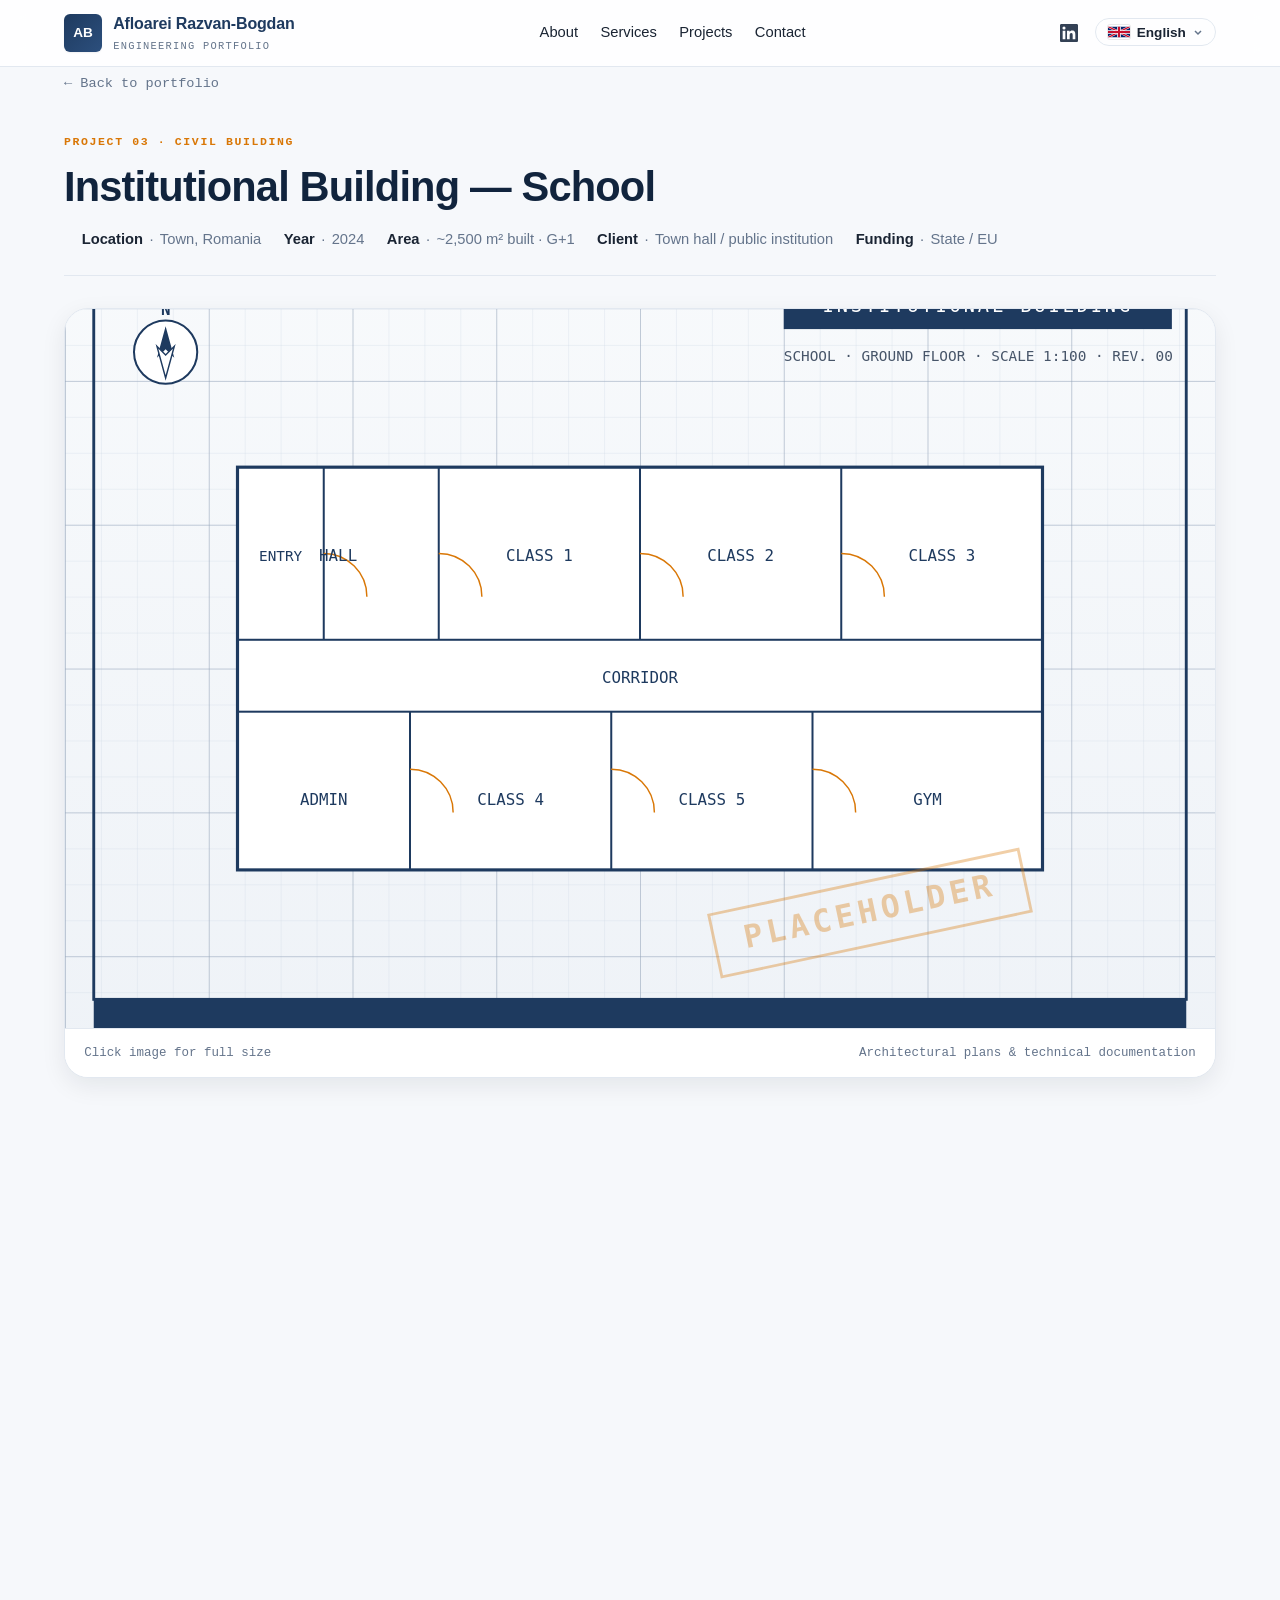
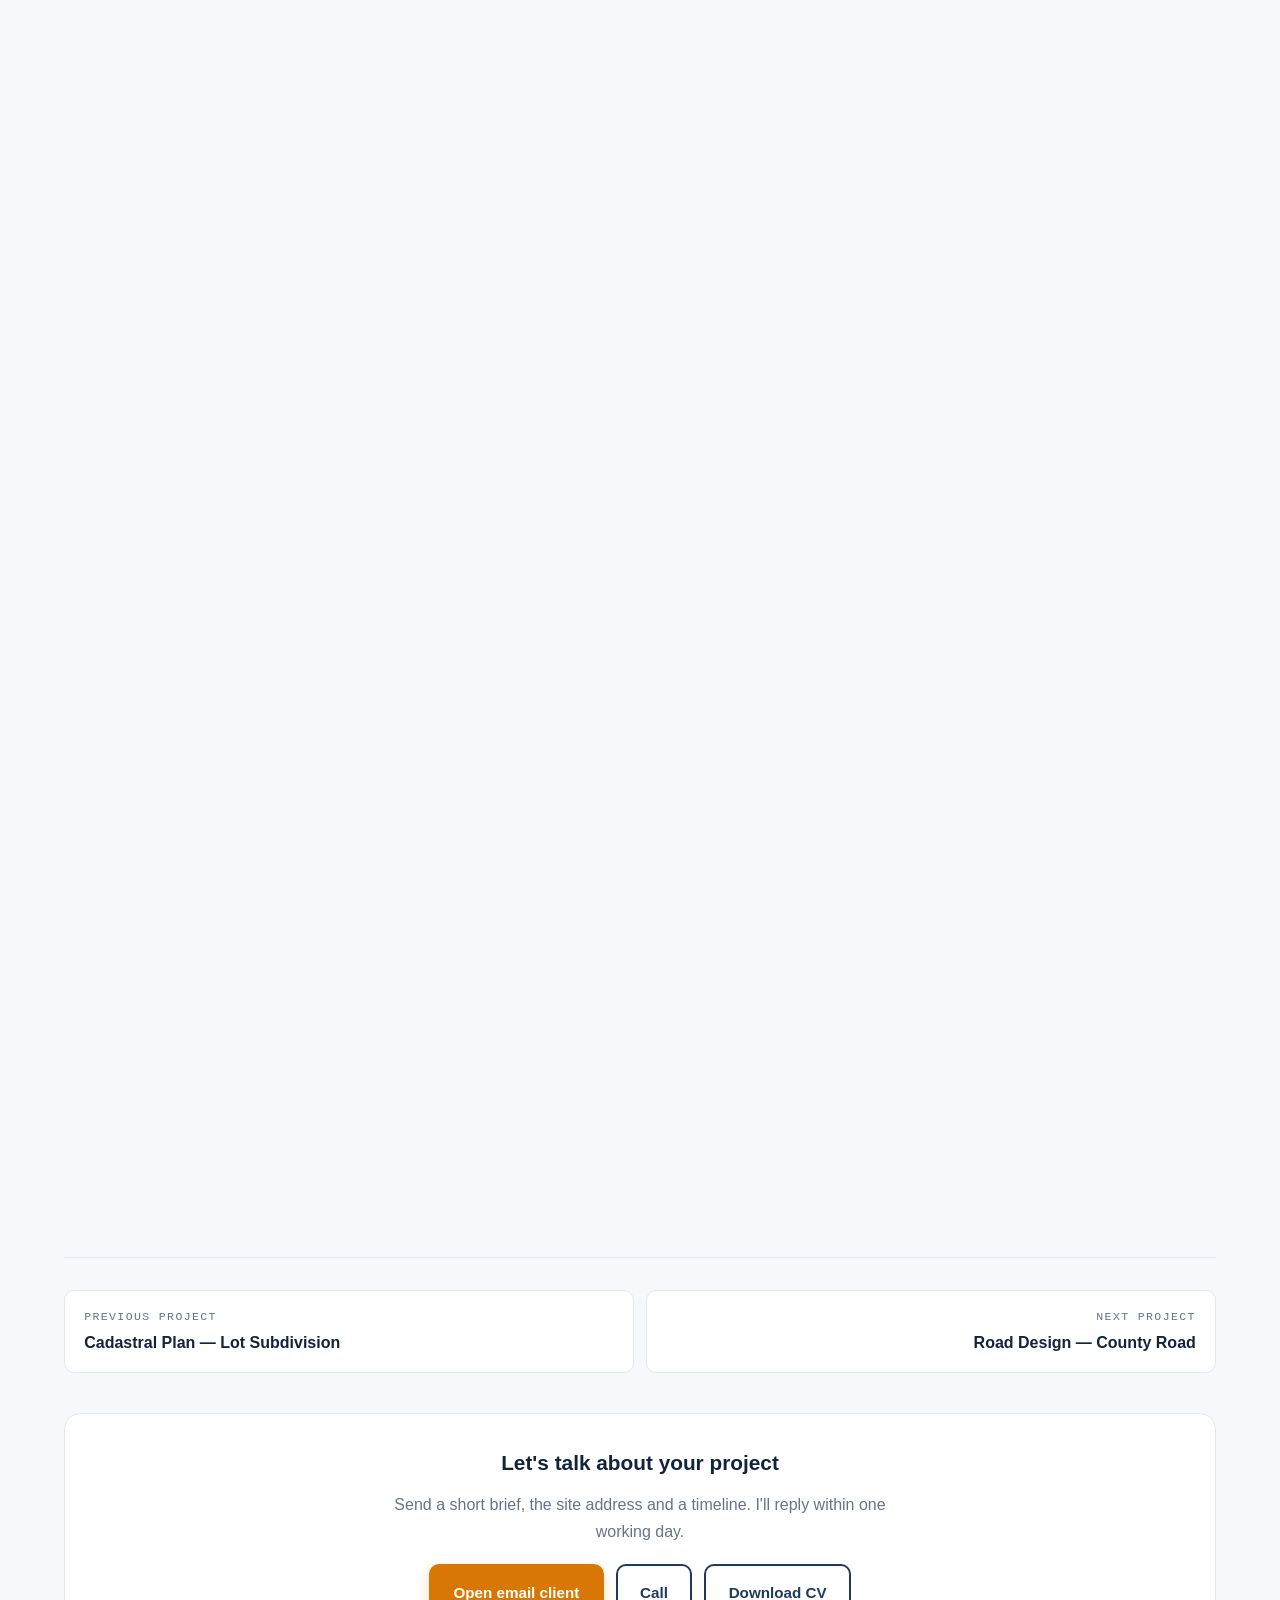
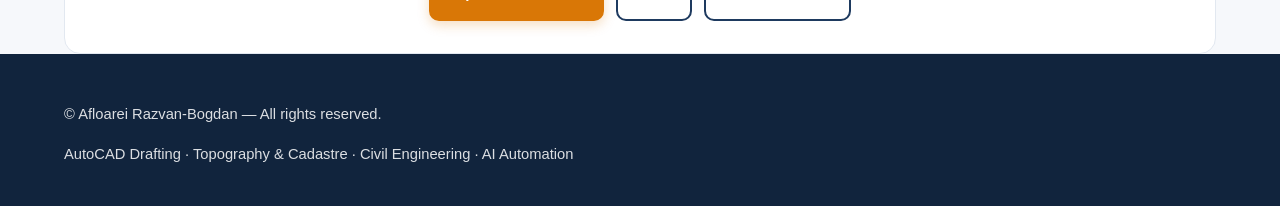
<file: project-3.html>
<!doctype html>
<html lang="en">
<head>
<meta charset="utf-8">
<meta name="viewport" content="width=device-width, initial-scale=1, viewport-fit=cover">
<meta name="theme-color" content="#1e3a5f">
<meta name="author" content="Afloarei Razvan-Bogdan">
<title>Institutional Building — School — Afloarei Razvan-Bogdan</title>
<meta name="description" content="Institutional building (school) project. Architectural plans, technical documentation, permit package. AutoCAD drafting portfolio of Afloarei Razvan-Bogdan.">
<link rel="canonical" href="https://ARazvan99.github.io/project-3.html">
<meta property="og:type" content="article">
<meta property="og:url" content="https://ARazvan99.github.io/project-3.html">
<meta property="og:title" content="Institutional Building — School — Afloarei Razvan-Bogdan">
<meta property="og:description" content="Public school — architectural plans, technical documentation, permit package.">
<meta property="og:image" content="https://ARazvan99.github.io/images/drawing3.svg">
<link rel="icon" type="image/svg+xml" href="data:image/svg+xml;utf8,<svg xmlns='http://www.w3.org/2000/svg' viewBox='0 0 64 64'><rect width='64' height='64' rx='12' fill='%231e3a5f'/><path d='M16 46V18l16 10 16-10v28' fill='none' stroke='%23d97706' stroke-width='4' stroke-linejoin='round'/></svg>">
<script>document.documentElement.classList.add('js-reveal');</script>
<link rel="stylesheet" href="style.css">
</head>
<body>
<a class="skip" href="#main">Skip to main content</a>

<header class="site-header" id="top">
  <div class="container nav-wrap">
    <a href="index.html" class="brand" aria-label="Afloarei Razvan-Bogdan — home">
      <span class="brand-mark" aria-hidden="true">AB</span>
      <span>
        <span class="brand-name" data-i18n="brand">Afloarei Razvan-Bogdan</span>
        <span class="brand-tag">Engineering Portfolio</span>
      </span>
    </a>
    <nav class="primary-nav" aria-label="Primary">
      <ul>
        <li><a href="index.html#about" data-i18n="nav.about">About</a></li>
        <li><a href="index.html#services" data-i18n="nav.services">Services</a></li>
        <li><a href="index.html#projects" data-i18n="nav.projects">Projects</a></li>
        <li><a href="index.html#contact" data-i18n="nav.contact">Contact</a></li>
      </ul>
    </nav>
    <div class="nav-actions">
      <a class="social-icon is-hidden-mobile" href="https://www.linkedin.com/in/razvan-afloarei/" target="_blank" rel="noopener" aria-label="LinkedIn"><svg viewBox="0 0 24 24" fill="currentColor"><path d="M20.45 20.45h-3.55v-5.57c0-1.33-.02-3.04-1.85-3.04-1.85 0-2.13 1.45-2.13 2.94v5.67H9.36V9h3.41v1.56h.05c.48-.9 1.64-1.85 3.37-1.85 3.6 0 4.27 2.37 4.27 5.46v6.28zM5.34 7.43a2.06 2.06 0 1 1 0-4.12 2.06 2.06 0 0 1 0 4.12zM7.12 20.45H3.56V9h3.56v11.45zM22.22 0H1.77C.79 0 0 .77 0 1.72v20.56C0 23.23.79 24 1.77 24h20.45c.98 0 1.78-.77 1.78-1.72V1.72C24 .77 23.2 0 22.22 0z"/></svg></a>
      <div class="lang-dropdown">
        <button id="lang-toggle" class="lang-toggle" type="button" aria-haspopup="listbox" aria-expanded="false" aria-label="Language">
          <span class="lang-flag" aria-hidden="true"><img src="assets/flags/gb.svg" alt="" loading="eager" decoding="async" width="22" height="14"></span>
          <span class="lang-current">English</span>
          <svg class="lang-chevron" viewBox="0 0 10 10" fill="none" stroke="currentColor" stroke-width="1.5" aria-hidden="true"><path d="M2 4 L5 7 L8 4"/></svg>
        </button>
        <ul class="lang-menu" role="listbox" aria-label="Select language">
          <li role="option" data-lang="en" tabindex="0"><span class="lang-flag"><img src="assets/flags/gb.svg" alt="" loading="lazy" decoding="async" width="22" height="14"></span><span>English</span></li>
          <li role="option" data-lang="ro" tabindex="0"><span class="lang-flag"><img src="assets/flags/ro.svg" alt="" loading="lazy" decoding="async" width="22" height="14"></span><span>Română</span></li>
          <li role="option" data-lang="fr" tabindex="0"><span class="lang-flag"><img src="assets/flags/fr.svg" alt="" loading="lazy" decoding="async" width="22" height="14"></span><span>Français</span></li>
          <li role="option" data-lang="de" tabindex="0"><span class="lang-flag"><img src="assets/flags/de.svg" alt="" loading="lazy" decoding="async" width="22" height="14"></span><span>Deutsch</span></li>
        </ul>
      </div>
      <button id="menu-toggle" class="menu-toggle" type="button" aria-label="Open menu" aria-expanded="false" aria-controls="primary-nav"><span></span><span></span><span></span></button>
    </div>
  </div>
</header>

<main id="main" class="project-page">
  <div class="container">
    <a href="index.html#projects" class="back-link" data-i18n="project.back">← Back to portfolio</a>

    <article class="project">
      <header class="project-header">
        <p class="eyebrow"><span data-i18n="project.eyebrow">Project</span> 03 · <span data-i18n="project3.tag">Civil Building</span></p>
        <h1 data-i18n="project3.title">Institutional Building — School</h1>
        <ul class="project-meta">
          <li class="project-meta-item"><strong data-i18n="project.meta.location">Location</strong> · <span data-i18n="project3.location">Town, Romania</span></li>
          <li class="project-meta-item"><strong data-i18n="project.meta.year">Year</strong> · <span data-i18n="project3.year">2024</span></li>
          <li class="project-meta-item"><strong data-i18n="project.meta.area">Area</strong> · <span data-i18n="project3.area">~2,500 m² built · G+1</span></li>
          <li class="project-meta-item"><strong data-i18n="project.meta.client">Client</strong> · <span data-i18n="project3.client">Town hall / public institution</span></li>
          <li class="project-meta-item"><strong data-i18n="project.meta.funding">Funding</strong> · <span data-i18n="project3.funding">State / EU</span></li>
        </ul>
      </header>

      <figure class="project-hero">
        <a href="images/drawing3.svg" target="_blank" rel="noopener">
          <img src="images/drawing3.svg" alt="Institutional building — school" loading="lazy" width="800" height="600">
        </a>
        <figcaption><span data-i18n="project.imageCaption">Click image for full size</span><span data-i18n="project3.role">Architectural plans &amp; technical documentation</span></figcaption>
      </figure>

      <div class="project-section reveal">
        <h2 data-i18n="project.overviewHeading">Overview</h2>
        <p data-i18n="project3.overview">[PLACEHOLDER OVERVIEW — EDIT ME] Ground-floor and first-floor plans for a public school, including classrooms, administrative offices, gym and ancillary spaces. Drawings are aligned with Romanian technical and fire-safety regulations and prepared as part of the permit documentation package.</p>
      </div>

      <div class="project-problem-solution reveal">
        <div class="problem-card">
          <h3 data-i18n="project.problemHeading">Problem</h3>
          <p data-i18n="project3.problem">[PLACEHOLDER] The town needed a permit-ready package for a new school building, compliant with national and EU procurement requirements.</p>
        </div>
        <div class="solution-card">
          <h3 data-i18n="project.solutionHeading">Solution</h3>
          <p data-i18n="project3.solution">[PLACEHOLDER] Architectural plans, sections, technical memo, fire-safety layouts and the full permit package — structured to align with public-investment procedures.</p>
        </div>
      </div>

      <div class="project-section reveal">
        <h2 data-i18n="project.techHeading">Technologies used</h2>
        <ul class="chips" role="list">
          <li class="chip">AutoCAD</li><li class="chip">Romanian building code</li><li class="chip">Fire-safety regulations</li>
        </ul>
      </div>

      <div class="project-section reveal">
        <h2 data-i18n="project.roleHeading">My role</h2>
        <p data-i18n="project3.myrole">Architectural drafter — plans, sections, technical documentation.</p>
      </div>

      <div class="project-section reveal">
        <h2 data-i18n="project.deliverablesHeading">Deliverables</h2>
        <ul class="deliverables-list">
          <li data-i18n="project3.deliverables">Architectural plans, sections, technical memo, fire-safety layouts, permit package.</li>
        </ul>
      </div>

      <div class="project-section reveal">
        <h2 data-i18n="project.timelineHeading">Timeline</h2>
        <div class="project-timeline">
          <div class="timeline-bar">
            <span class="timeline-bar-progress" style="width:100%"></span>
            <span class="timeline-milestone" style="left:100%;background:var(--c-success);box-shadow:0 0 0 2px var(--c-success)"></span>
          </div>
          <div class="timeline-labels">
            <span data-i18n="project3.timelineStart">2023 Q4</span>
            <span data-i18n="project3.timelineNow">2024 Q1</span>
            <span data-i18n="project3.timelineEnd">2024 Q3</span>
          </div>
        </div>
      </div>

      <div class="project-section reveal">
        <h2 data-i18n="project.impactHeading">Impact</h2>
        <div class="impact-card"><p data-i18n="project3.impact">[PLACEHOLDER] Project cleared permitting and moved into procurement.</p></div>
      </div>

      <div class="project-section reveal">
        <h2 data-i18n="project.lessonsHeading">Lessons learned</h2>
        <div class="lessons-card"><p data-i18n="project3.lessons">[PLACEHOLDER] For public projects, structure files exactly the way the procurement officer expects — saves weeks of clarification.</p></div>
      </div>

      <div class="project-section reveal">
        <h2 data-i18n="project.galleryHeading">Drawings</h2>
        <p class="section-sub" data-i18n="project.gallerySub">Replace placeholders with your actual exports.</p>
        <ul class="gallery" role="list">
          <li class="gallery-item"><a href="images/projects/p3/01-plan.svg" target="_blank" rel="noopener"><figure><img src="images/projects/p3/01-plan.svg" alt="Ground floor plan placeholder" loading="lazy" width="800" height="600"><figcaption><span class="tag" data-i18n="project.tagPlan">Plan</span><span class="caption" data-i18n="project3.img1.caption">Ground floor plan</span></figcaption></figure></a></li>
          <li class="gallery-item"><a href="images/projects/p3/02-section.svg" target="_blank" rel="noopener"><figure><img src="images/projects/p3/02-section.svg" alt="First floor plan placeholder" loading="lazy" width="800" height="600"><figcaption><span class="tag" data-i18n="project.tagPlan">Plan</span><span class="caption" data-i18n="project3.img2.caption">First floor plan</span></figcaption></figure></a></li>
          <li class="gallery-item"><a href="images/projects/p3/03-detail.svg" target="_blank" rel="noopener"><figure><img src="images/projects/p3/03-detail.svg" alt="Typical section placeholder" loading="lazy" width="800" height="600"><figcaption><span class="tag" data-i18n="project.tagSection">Section</span><span class="caption" data-i18n="project3.img3.caption">Typical section</span></figcaption></figure></a></li>
        </ul>
      </div>

      <nav class="project-nav" aria-label="Project navigation">
        <a href="project-2.html" class="prev">
          <span class="nav-direction" data-i18n="project.prev">Previous project</span>
          <span class="nav-title" data-i18n="project2.title">Cadastral Plan — Lot Subdivision</span>
        </a>
        <a href="project-4.html" class="next">
          <span class="nav-direction" data-i18n="project.next">Next project</span>
          <span class="nav-title" data-i18n="project4.title">Road Design — County Road</span>
        </a>
      </nav>

      <section class="mini-contact">
        <h2 data-i18n="contact.title">Let's talk about your project</h2>
        <p data-i18n="contact.sub">Send a short brief, the site address and a timeline. I'll reply within one working day.</p>
        <div class="mini-contact-actions">
          <a class="btn btn-primary" href="mailto:afloareirazvan@yahoo.com" data-i18n="contact.cta">Open email client</a>
          <a class="btn btn-outline" href="tel:+40768981416" data-i18n="contact.callCta">Call</a>
          <a class="btn btn-outline" href="cv.html" data-i18n="contact.cv">Download CV</a>
        </div>
      </section>
    </article>
  </div>
</main>

<footer class="site-footer">
  <div class="container footer-wrap">
    <p data-i18n="footer.copy">© <span id="year"></span> Afloarei Razvan-Bogdan — All rights reserved.</p>
    <p class="footer-meta" data-i18n="footer.meta">AutoCAD Drafting · Topography &amp; Cadastre · Civil Engineering · AI Automation</p>
  </div>
</footer>

<script src="script.js"></script>
</body>
</html>
</file>
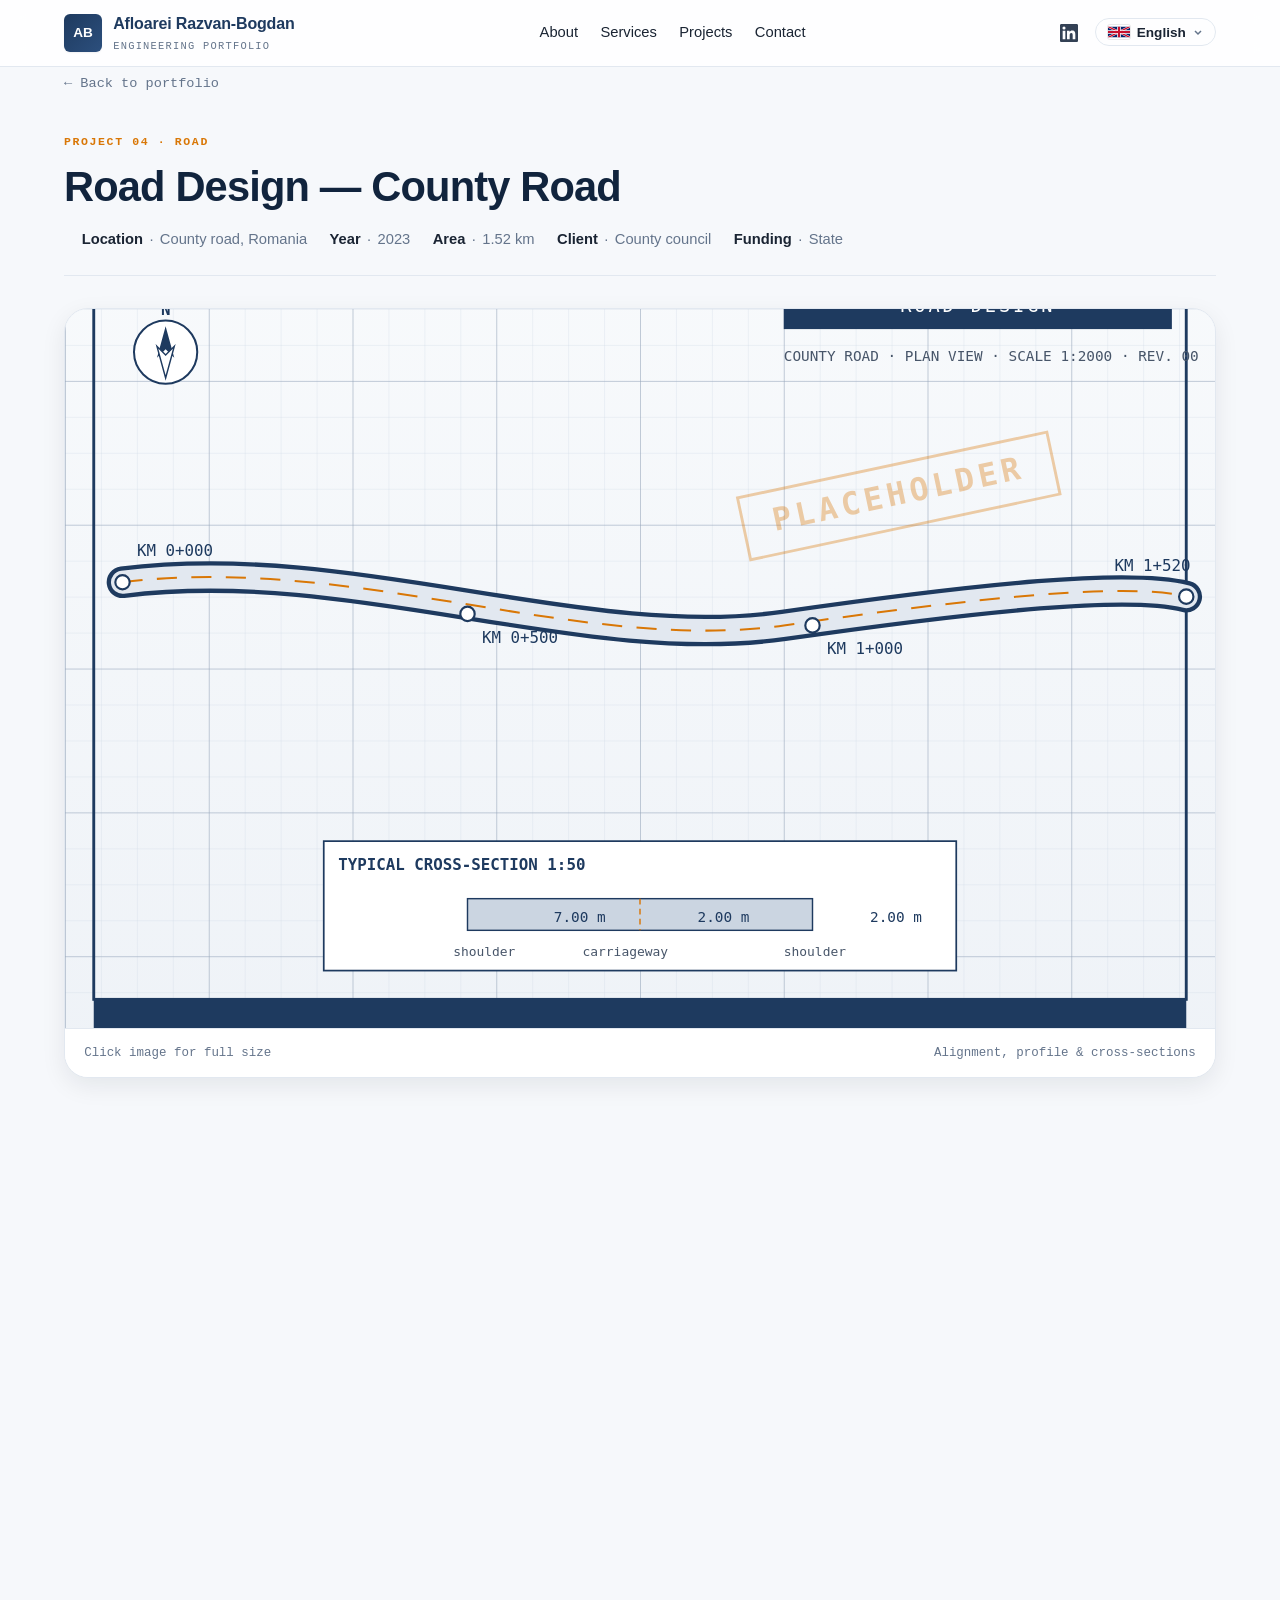
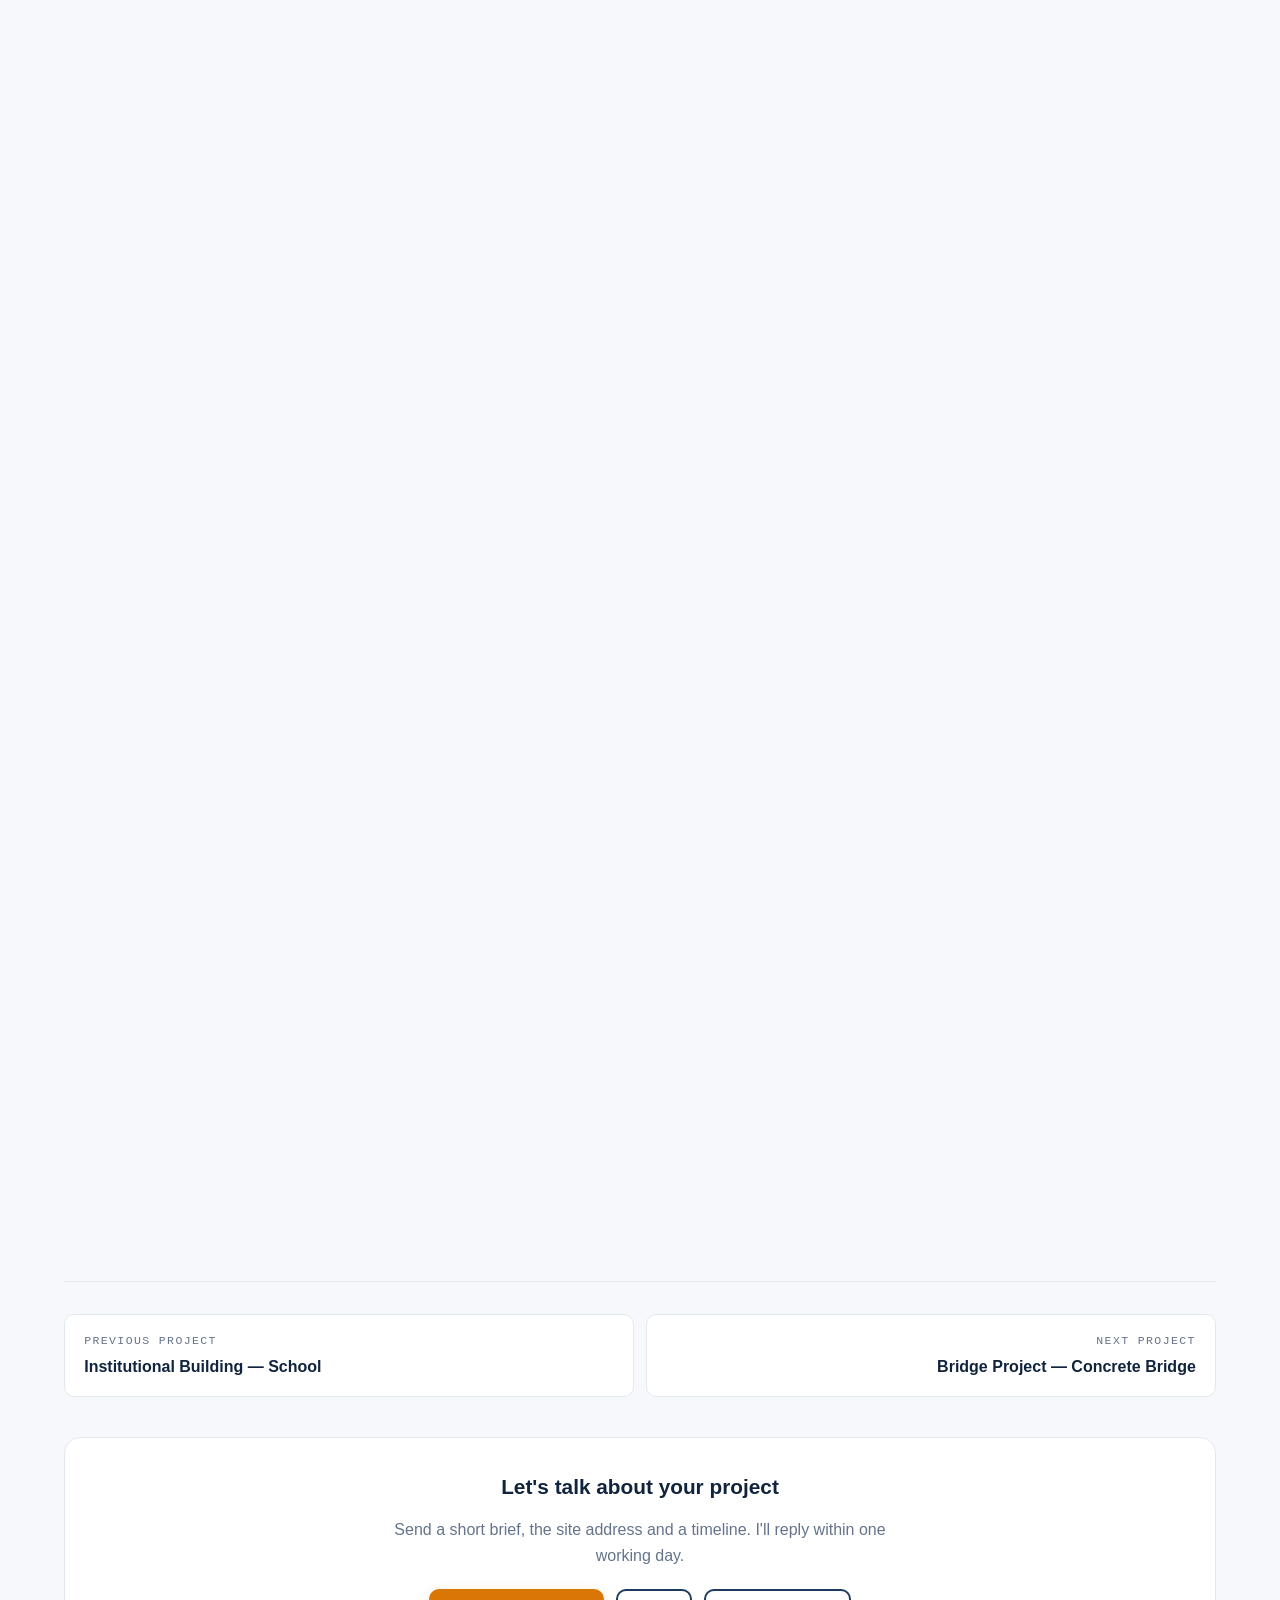
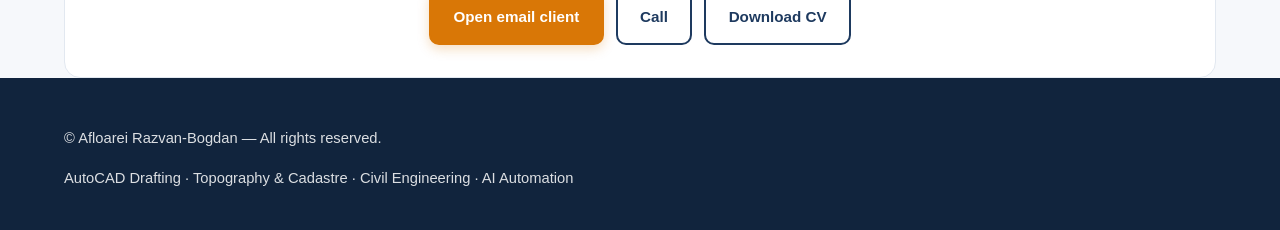
<file: project-4.html>
<!doctype html>
<html lang="en">
<head>
<meta charset="utf-8">
<meta name="viewport" content="width=device-width, initial-scale=1, viewport-fit=cover">
<meta name="theme-color" content="#1e3a5f">
<meta name="author" content="Afloarei Razvan-Bogdan">
<title>Road Design — County Road — Afloarei Razvan-Bogdan</title>
<meta name="description" content="Road design — county road project. Plan, longitudinal profile, cross-sections. AutoCAD Civil 3D portfolio of Afloarei Razvan-Bogdan.">
<link rel="canonical" href="https://ARazvan99.github.io/project-4.html">
<meta property="og:type" content="article">
<meta property="og:url" content="https://ARazvan99.github.io/project-4.html">
<meta property="og:title" content="Road Design — County Road — Afloarei Razvan-Bogdan">
<meta property="og:description" content="Rehabilitation design for 1.52 km of county road — plan, longitudinal profile, typical cross-section.">
<meta property="og:image" content="https://ARazvan99.github.io/images/drawing4.svg">
<link rel="icon" type="image/svg+xml" href="data:image/svg+xml;utf8,<svg xmlns='http://www.w3.org/2000/svg' viewBox='0 0 64 64'><rect width='64' height='64' rx='12' fill='%231e3a5f'/><path d='M16 46V18l16 10 16-10v28' fill='none' stroke='%23d97706' stroke-width='4' stroke-linejoin='round'/></svg>">
<script>document.documentElement.classList.add('js-reveal');</script>
<link rel="stylesheet" href="style.css">
</head>
<body>
<a class="skip" href="#main">Skip to main content</a>

<header class="site-header" id="top">
  <div class="container nav-wrap">
    <a href="index.html" class="brand" aria-label="Afloarei Razvan-Bogdan — home">
      <span class="brand-mark" aria-hidden="true">AB</span>
      <span>
        <span class="brand-name" data-i18n="brand">Afloarei Razvan-Bogdan</span>
        <span class="brand-tag">Engineering Portfolio</span>
      </span>
    </a>
    <nav class="primary-nav" aria-label="Primary">
      <ul>
        <li><a href="index.html#about" data-i18n="nav.about">About</a></li>
        <li><a href="index.html#services" data-i18n="nav.services">Services</a></li>
        <li><a href="index.html#projects" data-i18n="nav.projects">Projects</a></li>
        <li><a href="index.html#contact" data-i18n="nav.contact">Contact</a></li>
      </ul>
    </nav>
    <div class="nav-actions">
      <a class="social-icon is-hidden-mobile" href="https://www.linkedin.com/in/razvan-afloarei/" target="_blank" rel="noopener" aria-label="LinkedIn"><svg viewBox="0 0 24 24" fill="currentColor"><path d="M20.45 20.45h-3.55v-5.57c0-1.33-.02-3.04-1.85-3.04-1.85 0-2.13 1.45-2.13 2.94v5.67H9.36V9h3.41v1.56h.05c.48-.9 1.64-1.85 3.37-1.85 3.6 0 4.27 2.37 4.27 5.46v6.28zM5.34 7.43a2.06 2.06 0 1 1 0-4.12 2.06 2.06 0 0 1 0 4.12zM7.12 20.45H3.56V9h3.56v11.45zM22.22 0H1.77C.79 0 0 .77 0 1.72v20.56C0 23.23.79 24 1.77 24h20.45c.98 0 1.78-.77 1.78-1.72V1.72C24 .77 23.2 0 22.22 0z"/></svg></a>
      <div class="lang-dropdown">
        <button id="lang-toggle" class="lang-toggle" type="button" aria-haspopup="listbox" aria-expanded="false" aria-label="Language">
          <span class="lang-flag" aria-hidden="true"><img src="assets/flags/gb.svg" alt="" loading="eager" decoding="async" width="22" height="14"></span>
          <span class="lang-current">English</span>
          <svg class="lang-chevron" viewBox="0 0 10 10" fill="none" stroke="currentColor" stroke-width="1.5" aria-hidden="true"><path d="M2 4 L5 7 L8 4"/></svg>
        </button>
        <ul class="lang-menu" role="listbox" aria-label="Select language">
          <li role="option" data-lang="en" tabindex="0"><span class="lang-flag"><img src="assets/flags/gb.svg" alt="" loading="lazy" decoding="async" width="22" height="14"></span><span>English</span></li>
          <li role="option" data-lang="ro" tabindex="0"><span class="lang-flag"><img src="assets/flags/ro.svg" alt="" loading="lazy" decoding="async" width="22" height="14"></span><span>Română</span></li>
          <li role="option" data-lang="fr" tabindex="0"><span class="lang-flag"><img src="assets/flags/fr.svg" alt="" loading="lazy" decoding="async" width="22" height="14"></span><span>Français</span></li>
          <li role="option" data-lang="de" tabindex="0"><span class="lang-flag"><img src="assets/flags/de.svg" alt="" loading="lazy" decoding="async" width="22" height="14"></span><span>Deutsch</span></li>
        </ul>
      </div>
      <button id="menu-toggle" class="menu-toggle" type="button" aria-label="Open menu" aria-expanded="false" aria-controls="primary-nav"><span></span><span></span><span></span></button>
    </div>
  </div>
</header>

<main id="main" class="project-page">
  <div class="container">
    <a href="index.html#projects" class="back-link" data-i18n="project.back">← Back to portfolio</a>

    <article class="project">
      <header class="project-header">
        <p class="eyebrow"><span data-i18n="project.eyebrow">Project</span> 04 · <span data-i18n="project4.tag">Road</span></p>
        <h1 data-i18n="project4.title">Road Design — County Road</h1>
        <ul class="project-meta">
          <li class="project-meta-item"><strong data-i18n="project.meta.location">Location</strong> · <span data-i18n="project4.location">County road, Romania</span></li>
          <li class="project-meta-item"><strong data-i18n="project.meta.year">Year</strong> · <span data-i18n="project4.year">2023</span></li>
          <li class="project-meta-item"><strong data-i18n="project.meta.area">Area</strong> · <span data-i18n="project4.area">1.52 km</span></li>
          <li class="project-meta-item"><strong data-i18n="project.meta.client">Client</strong> · <span data-i18n="project4.client">County council</span></li>
          <li class="project-meta-item"><strong data-i18n="project.meta.funding">Funding</strong> · <span data-i18n="project4.funding">State</span></li>
        </ul>
      </header>

      <figure class="project-hero">
        <a href="images/drawing4.svg" target="_blank" rel="noopener">
          <img src="images/drawing4.svg" alt="Road design — county road" loading="lazy" width="800" height="600">
        </a>
        <figcaption><span data-i18n="project.imageCaption">Click image for full size</span><span data-i18n="project4.role">Alignment, profile &amp; cross-sections</span></figcaption>
      </figure>

      <div class="project-section reveal">
        <h2 data-i18n="project.overviewHeading">Overview</h2>
        <p data-i18n="project4.overview">[PLACEHOLDER OVERVIEW — EDIT ME] Rehabilitation design for a 1.52 km section of county road, including plan, longitudinal profile and typical cross-section. Carriageway width 7.00 m, with 2.00 m shoulders on each side; pavement structure designed for the local traffic category.</p>
      </div>

      <div class="project-problem-solution reveal">
        <div class="problem-card">
          <h3 data-i18n="project.problemHeading">Problem</h3>
          <p data-i18n="project4.problem">[PLACEHOLDER] A county road needed full rehabilitation design — geometry, structure and drainage — ready for tender.</p>
        </div>
        <div class="solution-card">
          <h3 data-i18n="project.solutionHeading">Solution</h3>
          <p data-i18n="project4.solution">[PLACEHOLDER] Plan view, longitudinal profile, typical cross-section, pavement structure and drainage layout — packaged for tender and execution.</p>
        </div>
      </div>

      <div class="project-section reveal">
        <h2 data-i18n="project.techHeading">Technologies used</h2>
        <ul class="chips" role="list">
          <li class="chip">AutoCAD Civil 3D</li><li class="chip">Romanian road standards</li>
        </ul>
      </div>

      <div class="project-section reveal">
        <h2 data-i18n="project.roleHeading">My role</h2>
        <p data-i18n="project4.myrole">Road designer — geometry, profile, cross-sections, drainage layout.</p>
      </div>

      <div class="project-section reveal">
        <h2 data-i18n="project.deliverablesHeading">Deliverables</h2>
        <ul class="deliverables-list">
          <li data-i18n="project4.deliverables">Plan view, longitudinal profile, typical cross-section, pavement structure, drainage layout.</li>
        </ul>
      </div>

      <div class="project-section reveal">
        <h2 data-i18n="project.timelineHeading">Timeline</h2>
        <div class="project-timeline">
          <div class="timeline-bar">
            <span class="timeline-bar-progress" style="width:100%"></span>
            <span class="timeline-milestone" style="left:100%;background:var(--c-success);box-shadow:0 0 0 2px var(--c-success)"></span>
          </div>
          <div class="timeline-labels">
            <span data-i18n="project4.timelineStart">2023 Q1</span>
            <span data-i18n="project4.timelineNow">2023 Q2</span>
            <span data-i18n="project4.timelineEnd">2023 Q4</span>
          </div>
        </div>
      </div>

      <div class="project-section reveal">
        <h2 data-i18n="project.impactHeading">Impact</h2>
        <div class="impact-card"><p data-i18n="project4.impact">[PLACEHOLDER] Project tendered and awarded; rehabilitation executed on schedule.</p></div>
      </div>

      <div class="project-section reveal">
        <h2 data-i18n="project.lessonsHeading">Lessons learned</h2>
        <div class="lessons-card"><p data-i18n="project4.lessons">[PLACEHOLDER] Coordinate with the drainage designer early — geometric adjustments late in the process are expensive.</p></div>
      </div>

      <div class="project-section reveal">
        <h2 data-i18n="project.galleryHeading">Drawings</h2>
        <p class="section-sub" data-i18n="project.gallerySub">Replace placeholders with your actual exports.</p>
        <ul class="gallery" role="list">
          <li class="gallery-item"><a href="images/projects/p4/01-plan.svg" target="_blank" rel="noopener"><figure><img src="images/projects/p4/01-plan.svg" alt="Plan view placeholder" loading="lazy" width="800" height="600"><figcaption><span class="tag" data-i18n="project.tagPlan">Plan</span><span class="caption" data-i18n="project4.img1.caption">Plan view</span></figcaption></figure></a></li>
          <li class="gallery-item"><a href="images/projects/p4/02-section.svg" target="_blank" rel="noopener"><figure><img src="images/projects/p4/02-section.svg" alt="Longitudinal profile placeholder" loading="lazy" width="800" height="600"><figcaption><span class="tag" data-i18n="project.tagSection">Section</span><span class="caption" data-i18n="project4.img2.caption">Longitudinal profile</span></figcaption></figure></a></li>
          <li class="gallery-item"><a href="images/projects/p4/03-detail.svg" target="_blank" rel="noopener"><figure><img src="images/projects/p4/03-detail.svg" alt="Typical cross-section placeholder" loading="lazy" width="800" height="600"><figcaption><span class="tag" data-i18n="project.tagDetail">Detail</span><span class="caption" data-i18n="project4.img3.caption">Typical cross-section</span></figcaption></figure></a></li>
        </ul>
      </div>

      <nav class="project-nav" aria-label="Project navigation">
        <a href="project-3.html" class="prev">
          <span class="nav-direction" data-i18n="project.prev">Previous project</span>
          <span class="nav-title" data-i18n="project3.title">Institutional Building — School</span>
        </a>
        <a href="project-5.html" class="next">
          <span class="nav-direction" data-i18n="project.next">Next project</span>
          <span class="nav-title" data-i18n="project5.title">Bridge Project — Concrete Bridge</span>
        </a>
      </nav>

      <section class="mini-contact">
        <h2 data-i18n="contact.title">Let's talk about your project</h2>
        <p data-i18n="contact.sub">Send a short brief, the site address and a timeline. I'll reply within one working day.</p>
        <div class="mini-contact-actions">
          <a class="btn btn-primary" href="mailto:afloareirazvan@yahoo.com" data-i18n="contact.cta">Open email client</a>
          <a class="btn btn-outline" href="tel:+40768981416" data-i18n="contact.callCta">Call</a>
          <a class="btn btn-outline" href="cv.html" data-i18n="contact.cv">Download CV</a>
        </div>
      </section>
    </article>
  </div>
</main>

<footer class="site-footer">
  <div class="container footer-wrap">
    <p data-i18n="footer.copy">© <span id="year"></span> Afloarei Razvan-Bogdan — All rights reserved.</p>
    <p class="footer-meta" data-i18n="footer.meta">AutoCAD Drafting · Topography &amp; Cadastre · Civil Engineering · AI Automation</p>
  </div>
</footer>

<script src="script.js"></script>
</body>
</html>
</file>
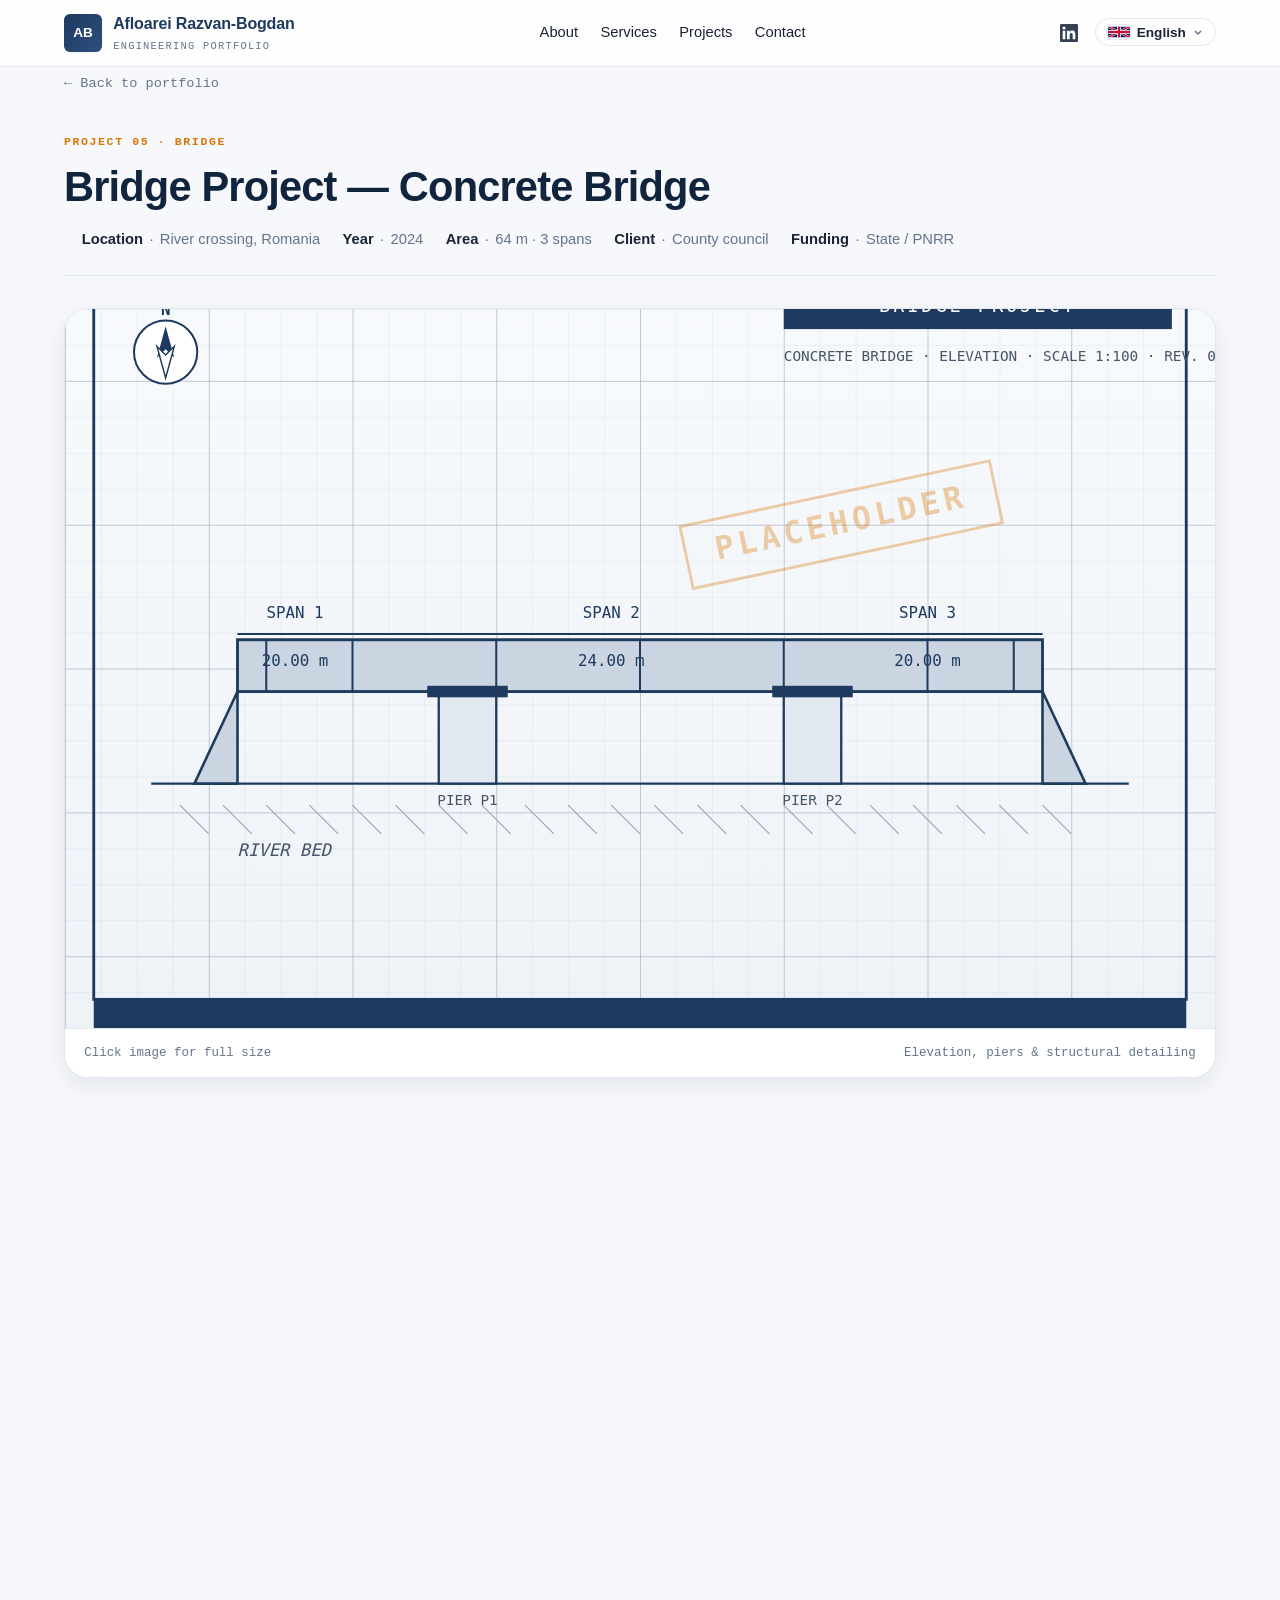
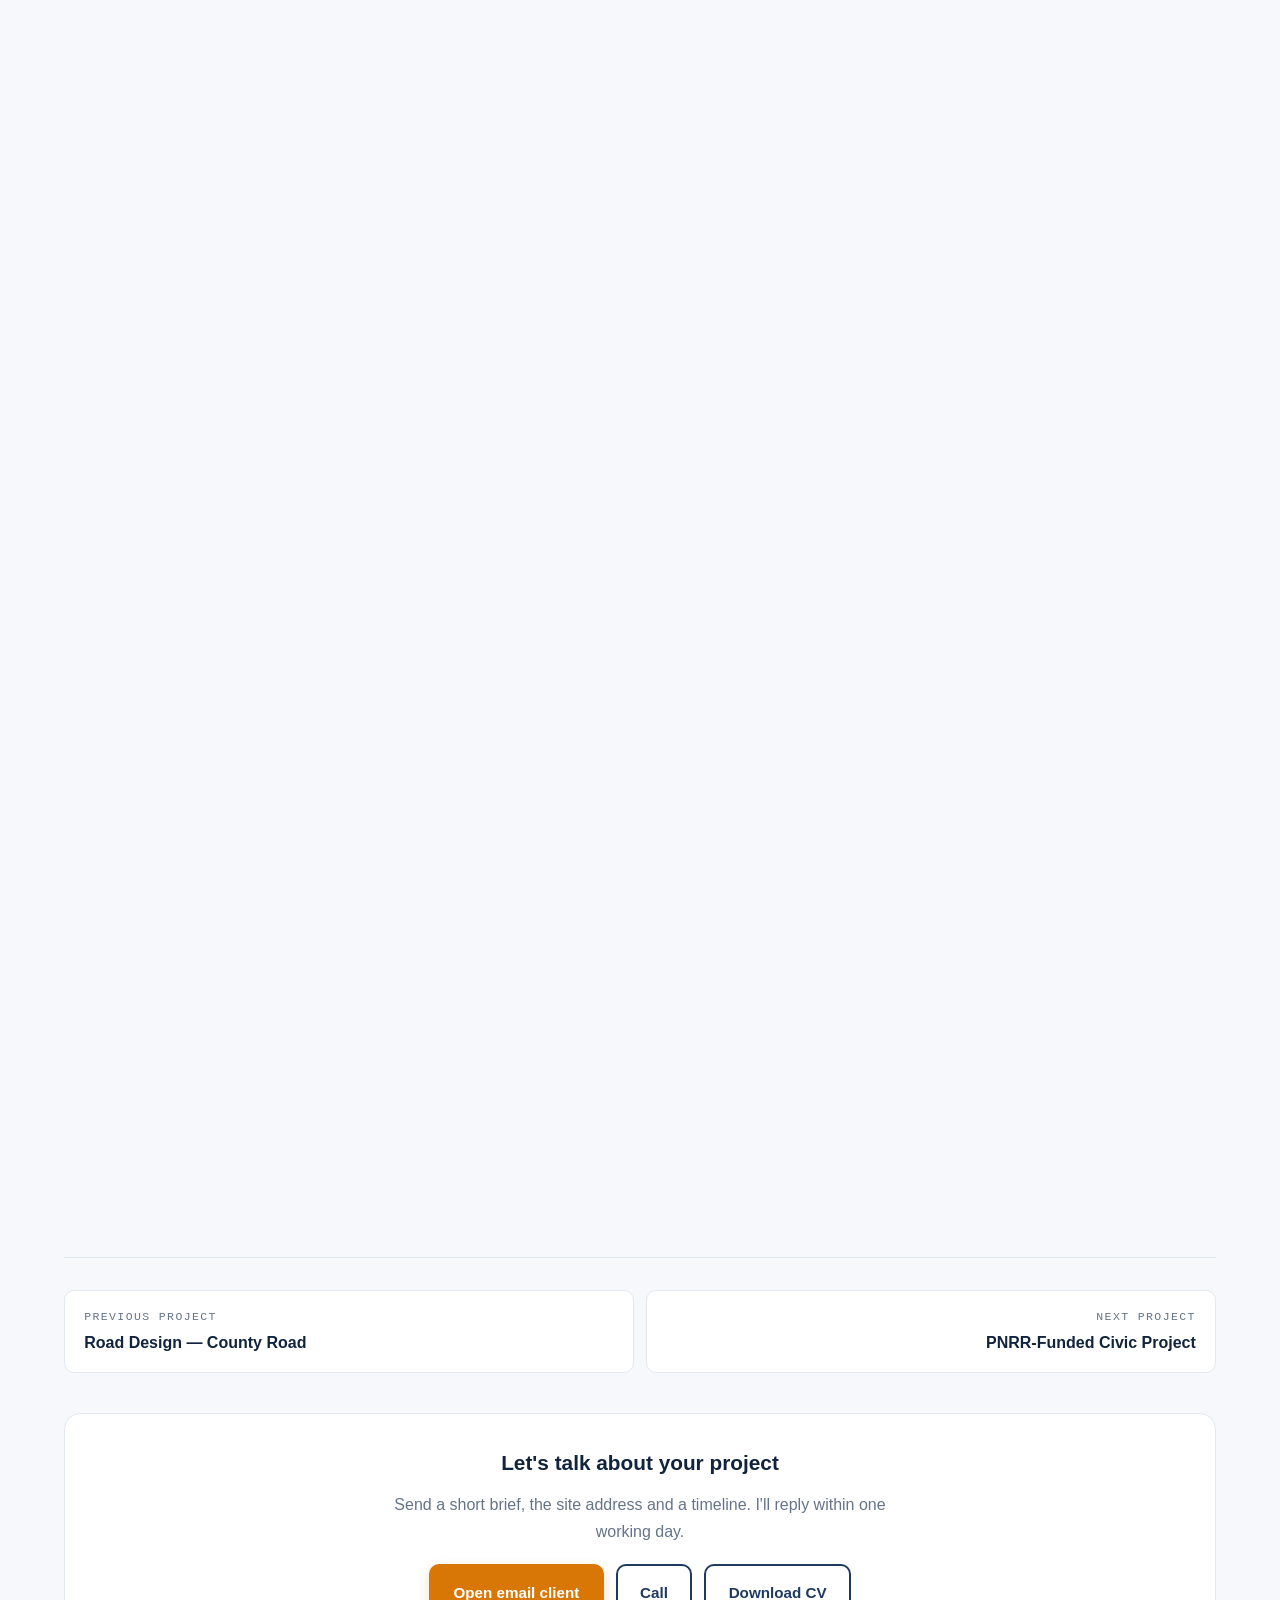
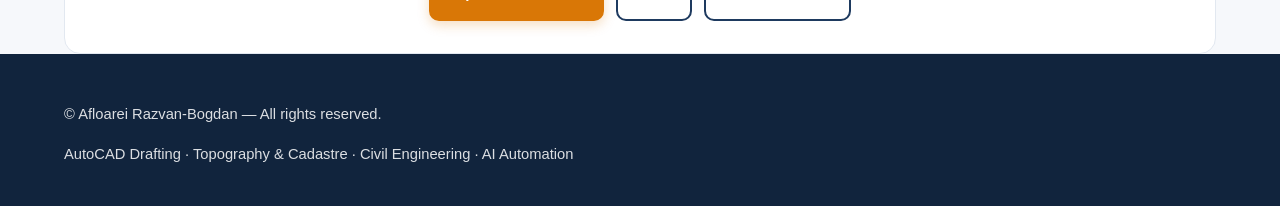
<file: project-5.html>
<!doctype html>
<html lang="en">
<head>
<meta charset="utf-8">
<meta name="viewport" content="width=device-width, initial-scale=1, viewport-fit=cover">
<meta name="theme-color" content="#1e3a5f">
<meta name="author" content="Afloarei Razvan-Bogdan">
<title>Bridge Project — Concrete Bridge — Afloarei Razvan-Bogdan</title>
<meta name="description" content="Bridge project — concrete bridge over a river. Elevation, piers, structural detailing. AutoCAD portfolio of Afloarei Razvan-Bogdan.">
<link rel="canonical" href="https://ARazvan99.github.io/project-5.html">
<meta property="og:type" content="article">
<meta property="og:url" content="https://ARazvan99.github.io/project-5.html">
<meta property="og:title" content="Bridge Project — Concrete Bridge — Afloarei Razvan-Bogdan">
<meta property="og:description" content="Concrete bridge, 64 m, 3 spans — elevation, piers, structural detailing.">
<meta property="og:image" content="https://ARazvan99.github.io/images/drawing5.svg">
<link rel="icon" type="image/svg+xml" href="data:image/svg+xml;utf8,<svg xmlns='http://www.w3.org/2000/svg' viewBox='0 0 64 64'><rect width='64' height='64' rx='12' fill='%231e3a5f'/><path d='M16 46V18l16 10 16-10v28' fill='none' stroke='%23d97706' stroke-width='4' stroke-linejoin='round'/></svg>">
<script>document.documentElement.classList.add('js-reveal');</script>
<link rel="stylesheet" href="style.css">
</head>
<body>
<a class="skip" href="#main">Skip to main content</a>

<header class="site-header" id="top">
  <div class="container nav-wrap">
    <a href="index.html" class="brand" aria-label="Afloarei Razvan-Bogdan — home">
      <span class="brand-mark" aria-hidden="true">AB</span>
      <span>
        <span class="brand-name" data-i18n="brand">Afloarei Razvan-Bogdan</span>
        <span class="brand-tag">Engineering Portfolio</span>
      </span>
    </a>
    <nav class="primary-nav" aria-label="Primary">
      <ul>
        <li><a href="index.html#about" data-i18n="nav.about">About</a></li>
        <li><a href="index.html#services" data-i18n="nav.services">Services</a></li>
        <li><a href="index.html#projects" data-i18n="nav.projects">Projects</a></li>
        <li><a href="index.html#contact" data-i18n="nav.contact">Contact</a></li>
      </ul>
    </nav>
    <div class="nav-actions">
      <a class="social-icon is-hidden-mobile" href="https://www.linkedin.com/in/razvan-afloarei/" target="_blank" rel="noopener" aria-label="LinkedIn"><svg viewBox="0 0 24 24" fill="currentColor"><path d="M20.45 20.45h-3.55v-5.57c0-1.33-.02-3.04-1.85-3.04-1.85 0-2.13 1.45-2.13 2.94v5.67H9.36V9h3.41v1.56h.05c.48-.9 1.64-1.85 3.37-1.85 3.6 0 4.27 2.37 4.27 5.46v6.28zM5.34 7.43a2.06 2.06 0 1 1 0-4.12 2.06 2.06 0 0 1 0 4.12zM7.12 20.45H3.56V9h3.56v11.45zM22.22 0H1.77C.79 0 0 .77 0 1.72v20.56C0 23.23.79 24 1.77 24h20.45c.98 0 1.78-.77 1.78-1.72V1.72C24 .77 23.2 0 22.22 0z"/></svg></a>
      <div class="lang-dropdown">
        <button id="lang-toggle" class="lang-toggle" type="button" aria-haspopup="listbox" aria-expanded="false" aria-label="Language">
          <span class="lang-flag" aria-hidden="true"><img src="assets/flags/gb.svg" alt="" loading="eager" decoding="async" width="22" height="14"></span>
          <span class="lang-current">English</span>
          <svg class="lang-chevron" viewBox="0 0 10 10" fill="none" stroke="currentColor" stroke-width="1.5" aria-hidden="true"><path d="M2 4 L5 7 L8 4"/></svg>
        </button>
        <ul class="lang-menu" role="listbox" aria-label="Select language">
          <li role="option" data-lang="en" tabindex="0"><span class="lang-flag"><img src="assets/flags/gb.svg" alt="" loading="lazy" decoding="async" width="22" height="14"></span><span>English</span></li>
          <li role="option" data-lang="ro" tabindex="0"><span class="lang-flag"><img src="assets/flags/ro.svg" alt="" loading="lazy" decoding="async" width="22" height="14"></span><span>Română</span></li>
          <li role="option" data-lang="fr" tabindex="0"><span class="lang-flag"><img src="assets/flags/fr.svg" alt="" loading="lazy" decoding="async" width="22" height="14"></span><span>Français</span></li>
          <li role="option" data-lang="de" tabindex="0"><span class="lang-flag"><img src="assets/flags/de.svg" alt="" loading="lazy" decoding="async" width="22" height="14"></span><span>Deutsch</span></li>
        </ul>
      </div>
      <button id="menu-toggle" class="menu-toggle" type="button" aria-label="Open menu" aria-expanded="false" aria-controls="primary-nav"><span></span><span></span><span></span></button>
    </div>
  </div>
</header>

<main id="main" class="project-page">
  <div class="container">
    <a href="index.html#projects" class="back-link" data-i18n="project.back">← Back to portfolio</a>

    <article class="project">
      <header class="project-header">
        <p class="eyebrow"><span data-i18n="project.eyebrow">Project</span> 05 · <span data-i18n="project5.tag">Bridge</span></p>
        <h1 data-i18n="project5.title">Bridge Project — Concrete Bridge</h1>
        <ul class="project-meta">
          <li class="project-meta-item"><strong data-i18n="project.meta.location">Location</strong> · <span data-i18n="project5.location">River crossing, Romania</span></li>
          <li class="project-meta-item"><strong data-i18n="project.meta.year">Year</strong> · <span data-i18n="project5.year">2024</span></li>
          <li class="project-meta-item"><strong data-i18n="project.meta.area">Area</strong> · <span data-i18n="project5.area">64 m · 3 spans</span></li>
          <li class="project-meta-item"><strong data-i18n="project.meta.client">Client</strong> · <span data-i18n="project5.client">County council</span></li>
          <li class="project-meta-item"><strong data-i18n="project.meta.funding">Funding</strong> · <span data-i18n="project5.funding">State / PNRR</span></li>
        </ul>
      </header>

      <figure class="project-hero">
        <a href="images/drawing5.svg" target="_blank" rel="noopener">
          <img src="images/drawing5.svg" alt="Bridge project — concrete bridge" loading="lazy" width="800" height="600">
        </a>
        <figcaption><span data-i18n="project.imageCaption">Click image for full size</span><span data-i18n="project5.role">Elevation, piers &amp; structural detailing</span></figcaption>
      </figure>

      <div class="project-section reveal">
        <h2 data-i18n="project.overviewHeading">Overview</h2>
        <p data-i18n="project5.overview">[PLACEHOLDER OVERVIEW — EDIT ME] Concrete bridge over a small river, total length 64 m, three spans (20 m + 24 m + 20 m). Reinforced-concrete deck on two piers and abutments; standard bridge railings; the design respects Romanian technical regulations for road bridges.</p>
      </div>

      <div class="project-problem-solution reveal">
        <div class="problem-card">
          <h3 data-i18n="project.problemHeading">Problem</h3>
          <p data-i18n="project5.problem">[PLACEHOLDER] The existing bridge had reached the end of its service life; a replacement was required under a state-funded programme.</p>
        </div>
        <div class="solution-card">
          <h3 data-i18n="project.solutionHeading">Solution</h3>
          <p data-i18n="project5.solution">[PLACEHOLDER] General arrangement, elevation, piers and abutments, deck cross-section and railings — designed to current Romanian technical regulations.</p>
        </div>
      </div>

      <div class="project-section reveal">
        <h2 data-i18n="project.techHeading">Technologies used</h2>
        <ul class="chips" role="list">
          <li class="chip">AutoCAD</li><li class="chip">Romanian bridge design regulations</li>
        </ul>
      </div>

      <div class="project-section reveal">
        <h2 data-i18n="project.roleHeading">My role</h2>
        <p data-i18n="project5.myrole">Bridge drafter — general arrangement, elevation, structural detailing.</p>
      </div>

      <div class="project-section reveal">
        <h2 data-i18n="project.deliverablesHeading">Deliverables</h2>
        <ul class="deliverables-list">
          <li data-i18n="project5.deliverables">General arrangement, elevation, piers and abutments, deck cross-section, railings.</li>
        </ul>
      </div>

      <div class="project-section reveal">
        <h2 data-i18n="project.timelineHeading">Timeline</h2>
        <div class="project-timeline">
          <div class="timeline-bar">
            <span class="timeline-bar-progress" style="width:100%"></span>
            <span class="timeline-milestone" style="left:100%;background:var(--c-success);box-shadow:0 0 0 2px var(--c-success)"></span>
          </div>
          <div class="timeline-labels">
            <span data-i18n="project5.timelineStart">2024 Q1</span>
            <span data-i18n="project5.timelineNow">2024 Q2</span>
            <span data-i18n="project5.timelineEnd">2024 Q4</span>
          </div>
        </div>
      </div>

      <div class="project-section reveal">
        <h2 data-i18n="project.impactHeading">Impact</h2>
        <div class="impact-card"><p data-i18n="project5.impact">[PLACEHOLDER] Replacement bridge enters construction phase with all permits in place.</p></div>
      </div>

      <div class="project-section reveal">
        <h2 data-i18n="project.lessonsHeading">Lessons learned</h2>
        <div class="lessons-card"><p data-i18n="project5.lessons">[PLACEHOLDER] Hydraulic data drives everything — confirm the design flood before locking the geometry.</p></div>
      </div>

      <div class="project-section reveal">
        <h2 data-i18n="project.galleryHeading">Drawings</h2>
        <p class="section-sub" data-i18n="project.gallerySub">Replace placeholders with your actual exports.</p>
        <ul class="gallery" role="list">
          <li class="gallery-item"><a href="images/projects/p5/01-plan.svg" target="_blank" rel="noopener"><figure><img src="images/projects/p5/01-plan.svg" alt="Bridge elevation placeholder" loading="lazy" width="800" height="600"><figcaption><span class="tag" data-i18n="project.tagSection">Section</span><span class="caption" data-i18n="project5.img1.caption">Bridge elevation</span></figcaption></figure></a></li>
          <li class="gallery-item"><a href="images/projects/p5/02-section.svg" target="_blank" rel="noopener"><figure><img src="images/projects/p5/02-section.svg" alt="Deck cross-section placeholder" loading="lazy" width="800" height="600"><figcaption><span class="tag" data-i18n="project.tagDetail">Detail</span><span class="caption" data-i18n="project5.img2.caption">Deck cross-section</span></figcaption></figure></a></li>
          <li class="gallery-item"><a href="images/projects/p5/03-detail.svg" target="_blank" rel="noopener"><figure><img src="images/projects/p5/03-detail.svg" alt="Pier detail placeholder" loading="lazy" width="800" height="600"><figcaption><span class="tag" data-i18n="project.tagDetail">Detail</span><span class="caption" data-i18n="project5.img3.caption">Pier detail</span></figcaption></figure></a></li>
        </ul>
      </div>

      <nav class="project-nav" aria-label="Project navigation">
        <a href="project-4.html" class="prev">
          <span class="nav-direction" data-i18n="project.prev">Previous project</span>
          <span class="nav-title" data-i18n="project4.title">Road Design — County Road</span>
        </a>
        <a href="project-6.html" class="next">
          <span class="nav-direction" data-i18n="project.next">Next project</span>
          <span class="nav-title" data-i18n="project6.title">PNRR-Funded Civic Project</span>
        </a>
      </nav>

      <section class="mini-contact">
        <h2 data-i18n="contact.title">Let's talk about your project</h2>
        <p data-i18n="contact.sub">Send a short brief, the site address and a timeline. I'll reply within one working day.</p>
        <div class="mini-contact-actions">
          <a class="btn btn-primary" href="mailto:afloareirazvan@yahoo.com" data-i18n="contact.cta">Open email client</a>
          <a class="btn btn-outline" href="tel:+40768981416" data-i18n="contact.callCta">Call</a>
          <a class="btn btn-outline" href="cv.html" data-i18n="contact.cv">Download CV</a>
        </div>
      </section>
    </article>
  </div>
</main>

<footer class="site-footer">
  <div class="container footer-wrap">
    <p data-i18n="footer.copy">© <span id="year"></span> Afloarei Razvan-Bogdan — All rights reserved.</p>
    <p class="footer-meta" data-i18n="footer.meta">AutoCAD Drafting · Topography &amp; Cadastre · Civil Engineering · AI Automation</p>
  </div>
</footer>

<script src="script.js"></script>
</body>
</html>
</file>
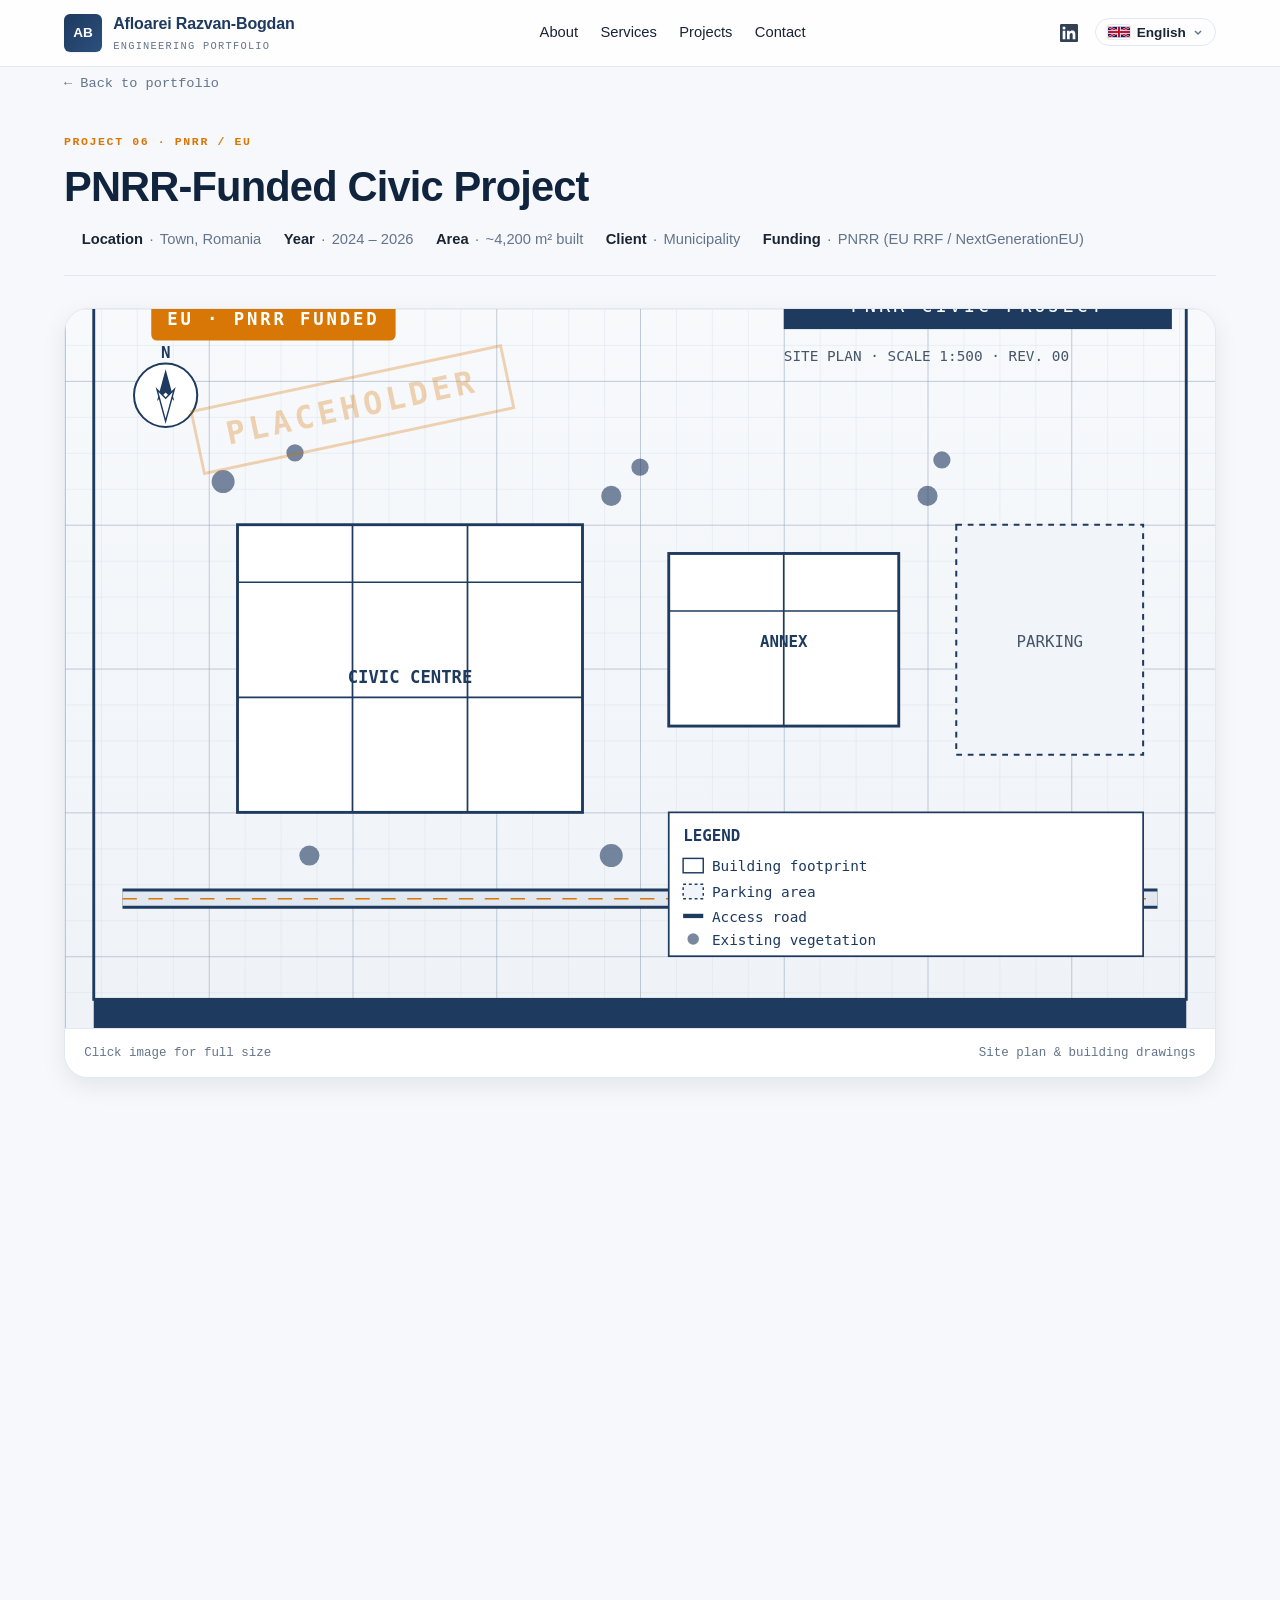
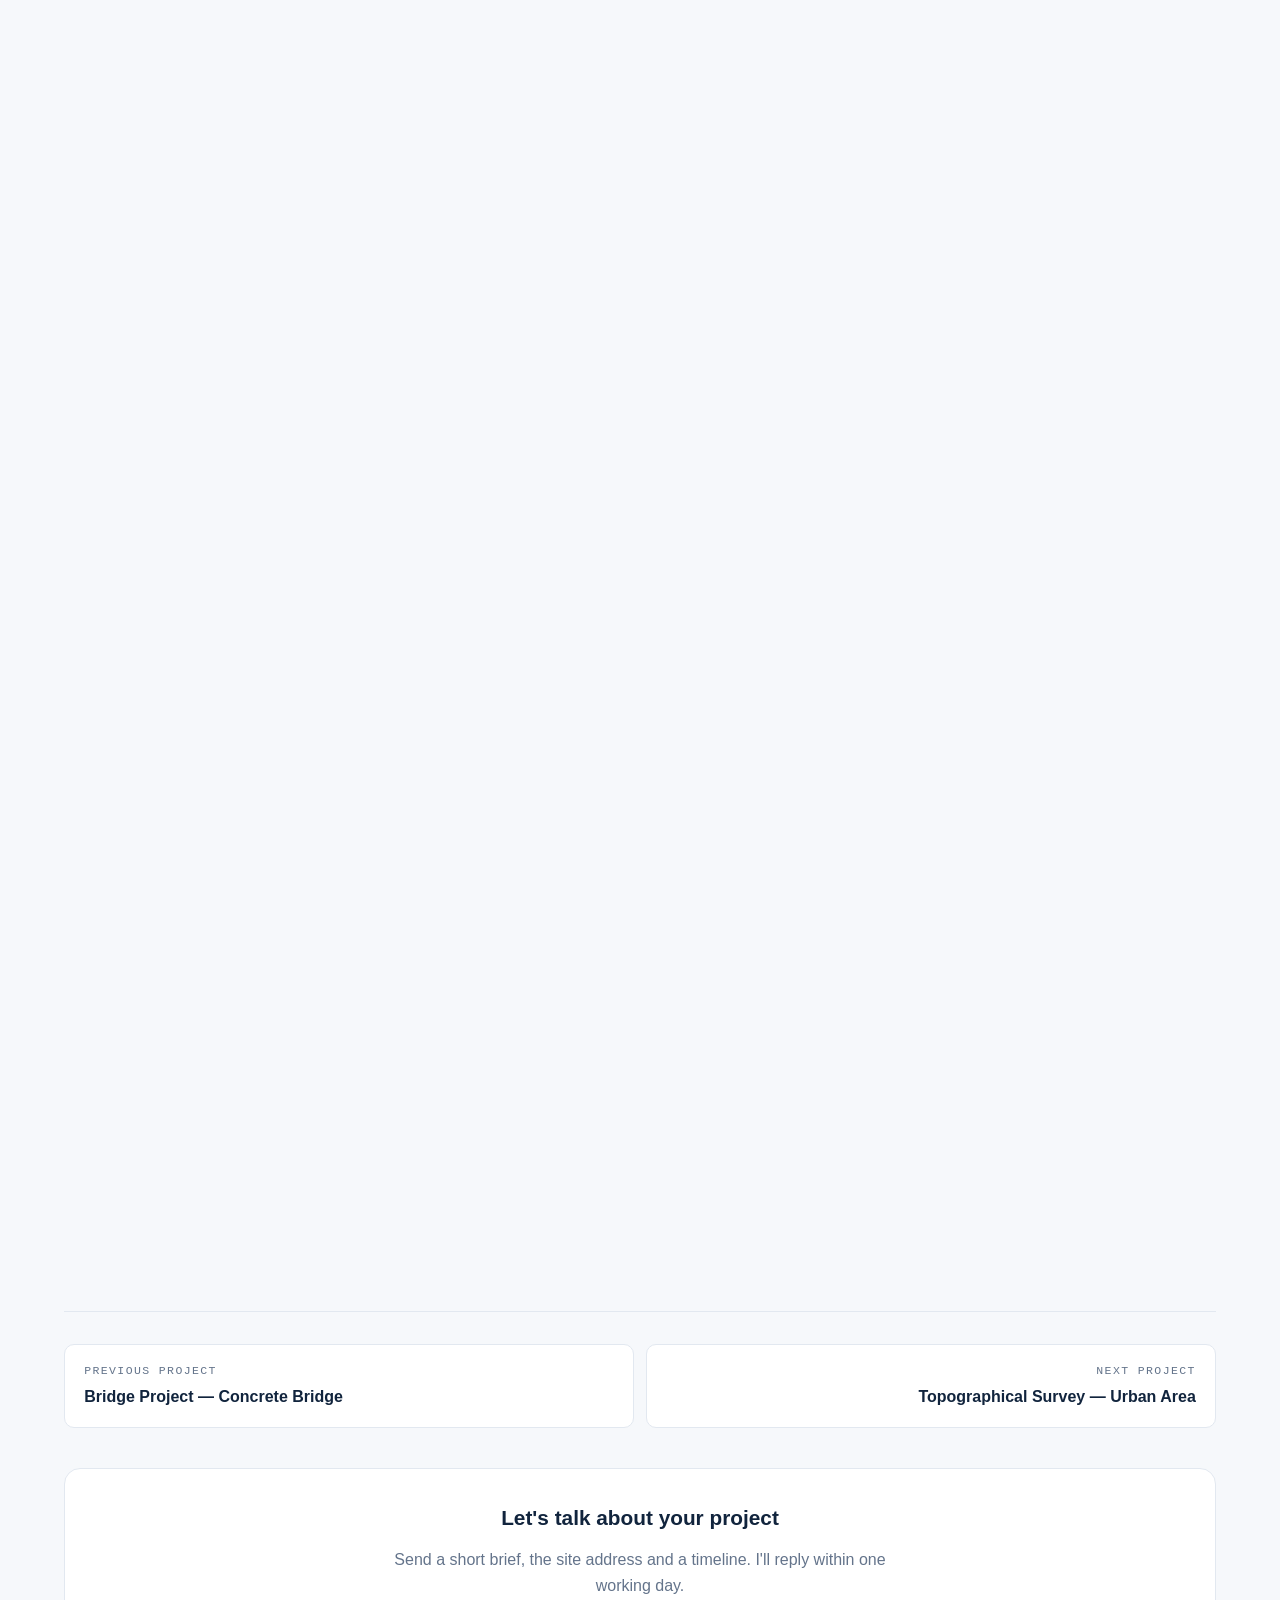
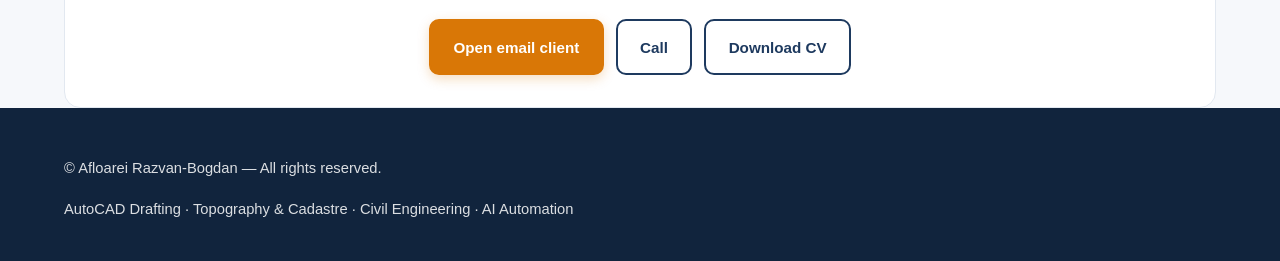
<file: project-6.html>
<!doctype html>
<html lang="en">
<head>
<meta charset="utf-8">
<meta name="viewport" content="width=device-width, initial-scale=1, viewport-fit=cover">
<meta name="theme-color" content="#1e3a5f">
<meta name="author" content="Afloarei Razvan-Bogdan">
<title>PNRR-Funded Civic Project — Afloarei Razvan-Bogdan</title>
<meta name="description" content="PNRR-funded civic project. PNRR is Romania's implementation of the EU Recovery and Resilience Facility (RRF), the main component of NextGenerationEU. AutoCAD portfolio of Afloarei Razvan-Bogdan.">
<link rel="canonical" href="https://ARazvan99.github.io/project-6.html">
<meta property="og:type" content="article">
<meta property="og:url" content="https://ARazvan99.github.io/project-6.html">
<meta property="og:title" content="PNRR-Funded Civic Project — Afloarei Razvan-Bogdan">
<meta property="og:description" content="Civic centre delivered under PNRR (EU RRF / NextGenerationEU).">
<meta property="og:image" content="https://ARazvan99.github.io/images/drawing6.svg">
<link rel="icon" type="image/svg+xml" href="data:image/svg+xml;utf8,<svg xmlns='http://www.w3.org/2000/svg' viewBox='0 0 64 64'><rect width='64' height='64' rx='12' fill='%231e3a5f'/><path d='M16 46V18l16 10 16-10v28' fill='none' stroke='%23d97706' stroke-width='4' stroke-linejoin='round'/></svg>">
<script>document.documentElement.classList.add('js-reveal');</script>
<link rel="stylesheet" href="style.css">
</head>
<body>
<a class="skip" href="#main">Skip to main content</a>

<header class="site-header" id="top">
  <div class="container nav-wrap">
    <a href="index.html" class="brand" aria-label="Afloarei Razvan-Bogdan — home">
      <span class="brand-mark" aria-hidden="true">AB</span>
      <span>
        <span class="brand-name" data-i18n="brand">Afloarei Razvan-Bogdan</span>
        <span class="brand-tag">Engineering Portfolio</span>
      </span>
    </a>
    <nav class="primary-nav" aria-label="Primary">
      <ul>
        <li><a href="index.html#about" data-i18n="nav.about">About</a></li>
        <li><a href="index.html#services" data-i18n="nav.services">Services</a></li>
        <li><a href="index.html#projects" data-i18n="nav.projects">Projects</a></li>
        <li><a href="index.html#contact" data-i18n="nav.contact">Contact</a></li>
      </ul>
    </nav>
    <div class="nav-actions">
      <a class="social-icon is-hidden-mobile" href="https://www.linkedin.com/in/razvan-afloarei/" target="_blank" rel="noopener" aria-label="LinkedIn"><svg viewBox="0 0 24 24" fill="currentColor"><path d="M20.45 20.45h-3.55v-5.57c0-1.33-.02-3.04-1.85-3.04-1.85 0-2.13 1.45-2.13 2.94v5.67H9.36V9h3.41v1.56h.05c.48-.9 1.64-1.85 3.37-1.85 3.6 0 4.27 2.37 4.27 5.46v6.28zM5.34 7.43a2.06 2.06 0 1 1 0-4.12 2.06 2.06 0 0 1 0 4.12zM7.12 20.45H3.56V9h3.56v11.45zM22.22 0H1.77C.79 0 0 .77 0 1.72v20.56C0 23.23.79 24 1.77 24h20.45c.98 0 1.78-.77 1.78-1.72V1.72C24 .77 23.2 0 22.22 0z"/></svg></a>
      <div class="lang-dropdown">
        <button id="lang-toggle" class="lang-toggle" type="button" aria-haspopup="listbox" aria-expanded="false" aria-label="Language">
          <span class="lang-flag" aria-hidden="true"><img src="assets/flags/gb.svg" alt="" loading="eager" decoding="async" width="22" height="14"></span>
          <span class="lang-current">English</span>
          <svg class="lang-chevron" viewBox="0 0 10 10" fill="none" stroke="currentColor" stroke-width="1.5" aria-hidden="true"><path d="M2 4 L5 7 L8 4"/></svg>
        </button>
        <ul class="lang-menu" role="listbox" aria-label="Select language">
          <li role="option" data-lang="en" tabindex="0"><span class="lang-flag"><img src="assets/flags/gb.svg" alt="" loading="lazy" decoding="async" width="22" height="14"></span><span>English</span></li>
          <li role="option" data-lang="ro" tabindex="0"><span class="lang-flag"><img src="assets/flags/ro.svg" alt="" loading="lazy" decoding="async" width="22" height="14"></span><span>Română</span></li>
          <li role="option" data-lang="fr" tabindex="0"><span class="lang-flag"><img src="assets/flags/fr.svg" alt="" loading="lazy" decoding="async" width="22" height="14"></span><span>Français</span></li>
          <li role="option" data-lang="de" tabindex="0"><span class="lang-flag"><img src="assets/flags/de.svg" alt="" loading="lazy" decoding="async" width="22" height="14"></span><span>Deutsch</span></li>
        </ul>
      </div>
      <button id="menu-toggle" class="menu-toggle" type="button" aria-label="Open menu" aria-expanded="false" aria-controls="primary-nav"><span></span><span></span><span></span></button>
    </div>
  </div>
</header>

<main id="main" class="project-page">
  <div class="container">
    <a href="index.html#projects" class="back-link" data-i18n="project.back">← Back to portfolio</a>

    <article class="project">
      <header class="project-header">
        <p class="eyebrow"><span data-i18n="project.eyebrow">Project</span> 06 · <span data-i18n="project6.tag">PNRR / EU</span></p>
        <h1 data-i18n="project6.title">PNRR-Funded Civic Project</h1>
        <ul class="project-meta">
          <li class="project-meta-item"><strong data-i18n="project.meta.location">Location</strong> · <span data-i18n="project6.location">Town, Romania</span></li>
          <li class="project-meta-item"><strong data-i18n="project.meta.year">Year</strong> · <span data-i18n="project6.year">2024 – 2026</span></li>
          <li class="project-meta-item"><strong data-i18n="project.meta.area">Area</strong> · <span data-i18n="project6.area">~4,200 m² built</span></li>
          <li class="project-meta-item"><strong data-i18n="project.meta.client">Client</strong> · <span data-i18n="project6.client">Municipality</span></li>
          <li class="project-meta-item"><strong data-i18n="project.meta.funding">Funding</strong> · <span data-i18n="project6.funding">PNRR (EU RRF / NextGenerationEU)</span></li>
        </ul>
      </header>

      <figure class="project-hero">
        <a href="images/drawing6.svg" target="_blank" rel="noopener">
          <img src="images/drawing6.svg" alt="PNRR-funded civic project" loading="lazy" width="800" height="600">
        </a>
        <figcaption><span data-i18n="project.imageCaption">Click image for full size</span><span data-i18n="project6.role">Site plan &amp; building drawings</span></figcaption>
      </figure>

      <div class="project-section reveal">
        <h2 data-i18n="project.overviewHeading">Overview</h2>
        <p data-i18n="project6.overview">[PLACEHOLDER OVERVIEW — EDIT ME] Civic centre delivered under PNRR — Romania's implementation of the EU Recovery and Resilience Facility (RRF), the main component of NextGenerationEU, the EU's COVID-19 recovery programme. Scope includes the main civic centre, an annex building, parking area, access road and landscaping. Drawing package is aligned with EU and Romanian reporting requirements.</p>
      </div>

      <div class="project-problem-solution reveal">
        <div class="problem-card">
          <h3 data-i18n="project.problemHeading">Problem</h3>
          <p data-i18n="project6.problem">[PLACEHOLDER] The municipality needed a permit-ready, EU-compliant drawing package for a civic centre funded under PNRR.</p>
        </div>
        <div class="solution-card">
          <h3 data-i18n="project.solutionHeading">Solution</h3>
          <p data-i18n="project6.solution">[PLACEHOLDER] Site plan, building plans, sections, parking and access layouts, landscaping and EU reporting package — structured for both Romanian permitting and EU reporting.</p>
        </div>
      </div>

      <div class="project-section reveal">
        <h2 data-i18n="project.techHeading">Technologies used</h2>
        <ul class="chips" role="list">
          <li class="chip">AutoCAD</li><li class="chip">PNRR (RRF / NextGenerationEU) reporting</li>
        </ul>
      </div>

      <div class="project-section reveal">
        <h2 data-i18n="project.roleHeading">My role</h2>
        <p data-i18n="project6.myrole">Lead drafter — site plan, building plans, sections, EU reporting package.</p>
      </div>

      <div class="project-section reveal">
        <h2 data-i18n="project.deliverablesHeading">Deliverables</h2>
        <ul class="deliverables-list">
          <li data-i18n="project6.deliverables">Site plan, building plans, sections, parking and access layouts, landscaping, EU reporting package.</li>
        </ul>
      </div>

      <div class="project-section reveal">
        <h2 data-i18n="project.timelineHeading">Timeline</h2>
        <div class="project-timeline">
          <div class="timeline-bar">
            <span class="timeline-bar-progress" style="width:55%"></span>
            <span class="timeline-milestone is-current" style="left:55%"></span>
            <span class="timeline-milestone is-future" style="left:100%"></span>
          </div>
          <div class="timeline-labels">
            <span data-i18n="project6.timelineStart">2024 Q1</span>
            <span data-i18n="project6.timelineNow">2025 Q2</span>
            <span data-i18n="project6.timelineEnd">2026 Q2</span>
          </div>
        </div>
      </div>

      <div class="project-section reveal">
        <h2 data-i18n="project.impactHeading">Impact</h2>
        <div class="impact-card"><p data-i18n="project6.impact">[PLACEHOLDER] Civic centre under construction; EU reporting milestones met on schedule.</p></div>
      </div>

      <div class="project-section reveal">
        <h2 data-i18n="project.lessonsHeading">Lessons learned</h2>
        <div class="lessons-card"><p data-i18n="project6.lessons">[PLACEHOLDER] PNRR/EU reporting has its own rhythm — design and reporting cycles must run in parallel, not in sequence.</p></div>
      </div>

      <div class="project-section reveal">
        <h2 data-i18n="project.galleryHeading">Drawings</h2>
        <p class="section-sub" data-i18n="project.gallerySub">Replace placeholders with your actual exports.</p>
        <ul class="gallery" role="list">
          <li class="gallery-item"><a href="images/projects/p6/01-plan.svg" target="_blank" rel="noopener"><figure><img src="images/projects/p6/01-plan.svg" alt="Site plan placeholder" loading="lazy" width="800" height="600"><figcaption><span class="tag" data-i18n="project.tagPlan">Plan</span><span class="caption" data-i18n="project6.img1.caption">Site plan</span></figcaption></figure></a></li>
          <li class="gallery-item"><a href="images/projects/p6/02-section.svg" target="_blank" rel="noopener"><figure><img src="images/projects/p6/02-section.svg" alt="Civic centre floor plan placeholder" loading="lazy" width="800" height="600"><figcaption><span class="tag" data-i18n="project.tagPlan">Plan</span><span class="caption" data-i18n="project6.img2.caption">Civic centre — floor plan</span></figcaption></figure></a></li>
          <li class="gallery-item"><a href="images/projects/p6/03-detail.svg" target="_blank" rel="noopener"><figure><img src="images/projects/p6/03-detail.svg" alt="Annex floor plan placeholder" loading="lazy" width="800" height="600"><figcaption><span class="tag" data-i18n="project.tagPlan">Plan</span><span class="caption" data-i18n="project6.img3.caption">Annex — floor plan</span></figcaption></figure></a></li>
        </ul>
      </div>

      <nav class="project-nav" aria-label="Project navigation">
        <a href="project-5.html" class="prev">
          <span class="nav-direction" data-i18n="project.prev">Previous project</span>
          <span class="nav-title" data-i18n="project5.title">Bridge Project — Concrete Bridge</span>
        </a>
        <a href="project-1.html" class="next">
          <span class="nav-direction" data-i18n="project.next">Next project</span>
          <span class="nav-title" data-i18n="project1.title">Topographical Survey — Urban Area</span>
        </a>
      </nav>

      <section class="mini-contact">
        <h2 data-i18n="contact.title">Let's talk about your project</h2>
        <p data-i18n="contact.sub">Send a short brief, the site address and a timeline. I'll reply within one working day.</p>
        <div class="mini-contact-actions">
          <a class="btn btn-primary" href="mailto:afloareirazvan@yahoo.com" data-i18n="contact.cta">Open email client</a>
          <a class="btn btn-outline" href="tel:+40768981416" data-i18n="contact.callCta">Call</a>
          <a class="btn btn-outline" href="cv.html" data-i18n="contact.cv">Download CV</a>
        </div>
      </section>
    </article>
  </div>
</main>

<footer class="site-footer">
  <div class="container footer-wrap">
    <p data-i18n="footer.copy">© <span id="year"></span> Afloarei Razvan-Bogdan — All rights reserved.</p>
    <p class="footer-meta" data-i18n="footer.meta">AutoCAD Drafting · Topography &amp; Cadastre · Civil Engineering · AI Automation</p>
  </div>
</footer>

<script src="script.js"></script>
</body>
</html>
</file>
<file: style.css>
/* =========================================================
   Portfolio v2.0 — Premium Engineering
   Author: Afloarei Razvan-Bogdan
   Palette: slate-blue + warm amber + engineering neutrals
   Mobile-first, AA contrast, no external dependencies
   ========================================================= */

/* ---------- Design tokens ---------- */
:root {
  /* Brand */
  --c-primary:        #1e3a5f;
  --c-primary-dark:   #11243d;
  --c-primary-soft:   #e7eef5;
  --c-primary-line:   #2c4f7d;
  --c-accent:         #d97706;
  --c-accent-dark:    #b45309;
  --c-accent-soft:    #fef3c7;

  /* Neutrals */
  --c-bg:             #f6f8fb;
  --c-surface:        #ffffff;
  --c-surface-2:      #fbfcfe;
  --c-text:           #1a2433;
  --c-text-2:         #334155;
  --c-text-muted:     #64748b;
  --c-border:         #e2e8f0;
  --c-border-strong:  #cbd5e1;

  /* Status */
  --c-success:        #15803d;
  --c-success-soft:   #dcfce7;

  /* Shadows */
  --shadow-sm:  0 1px 2px rgba(15,23,42,.06);
  --shadow-md:  0 8px 24px rgba(15,23,42,.08);
  --shadow-lg:  0 20px 48px rgba(15,23,42,.12);
  --shadow-xl:  0 32px 80px rgba(15,23,42,.16);

  /* Radii */
  --r-sm:  6px;
  --r:     10px;
  --r-lg:  16px;
  --r-xl:  24px;
  --r-pill: 999px;

  /* Spacing (8-step) */
  --s-1: .25rem;  --s-2: .5rem;   --s-3: .75rem; --s-4: 1rem;
  --s-5: 1.5rem;  --s-6: 2rem;    --s-7: 3rem;   --s-8: 4rem;
  --s-9: 6rem;    --s-10: 8rem;

  /* Layout */
  --max: 1200px;
  --gutter: clamp(1rem, 2vw, 1.5rem);

  /* Typography */
  --font-sans: -apple-system, BlinkMacSystemFont, "Segoe UI", Roboto, "Helvetica Neue", Arial, "Noto Sans", sans-serif;
  --font-mono: ui-monospace, SFMono-Regular, "SF Mono", Consolas, "Liberation Mono", Menlo, monospace;
  --font-display: "Segoe UI", var(--font-sans);

  /* Motion */
  --ease: cubic-bezier(.4,0,.2,1);
  --t-fast: 150ms;
  --t:      240ms;
  --t-slow: 400ms;
}

/* ---------- Base ---------- */
*, *::before, *::after { box-sizing: border-box; }
html {
  scroll-behavior: smooth;
  -webkit-text-size-adjust: 100%;
  scroll-padding-top: 80px;
}
body {
  margin: 0;
  font-family: var(--font-sans);
  font-size: 16px;
  line-height: 1.65;
  color: var(--c-text);
  background: var(--c-bg);
  -webkit-font-smoothing: antialiased;
  text-rendering: optimizeLegibility;
  overflow-x: hidden;
}
@media (prefers-reduced-motion: reduce) {
  html { scroll-behavior: auto; }
  *, *::before, *::after {
    animation-duration: .01ms !important;
    animation-iteration-count: 1 !important;
    transition-duration: .01ms !important;
    scroll-behavior: auto !important;
  }
}

img, svg { max-width: 100%; display: block; }
a { color: var(--c-primary); text-decoration: none; }
a:hover { color: var(--c-primary-line); }

/* Typography scale (fluid, 7 steps) */
.t-display { font-size: clamp(2rem, 5vw, 3.25rem); line-height: 1.1;  letter-spacing: -.025em; font-weight: 800; }
.t-h1      { font-size: clamp(1.75rem, 3.5vw, 2.25rem); line-height: 1.2;  letter-spacing: -.02em;  font-weight: 700; }
.t-h2      { font-size: clamp(1.4rem, 2.5vw, 1.75rem); line-height: 1.25; letter-spacing: -.015em; font-weight: 700; }
.t-h3      { font-size: 1.15rem; line-height: 1.3; letter-spacing: -.01em; font-weight: 600; }
.t-lead    { font-size: clamp(1.05rem, 1.5vw, 1.2rem); color: var(--c-text-2); }
.t-small   { font-size: .9rem; color: var(--c-text-muted); }
.t-mono    { font-family: var(--font-mono); letter-spacing: .04em; }

h1, h2, h3, h4, h5, h6 { margin: 0 0 var(--s-4); color: var(--c-primary-dark); }
p  { margin: 0 0 var(--s-4); }
ul, ol { margin: 0 0 var(--s-4); padding-left: 1.2em; }

:focus-visible {
  outline: 3px solid var(--c-accent);
  outline-offset: 3px;
  border-radius: var(--r-sm);
}

/* ---------- Layout primitives ---------- */
.container {
  width: 100%;
  max-width: var(--max);
  margin: 0 auto;
  padding: 0 var(--gutter);
}
.container-narrow {
  width: 100%;
  max-width: 920px;
  margin: 0 auto;
  padding: 0 var(--gutter);
}

.skip {
  position: absolute;
  top: -100px;
  left: 1rem;
  background: var(--c-primary);
  color: #fff;
  padding: .55rem 1rem;
  border-radius: var(--r);
  z-index: 999;
  transition: top .2s;
}
.skip:focus { top: 1rem; color: #fff; }

.sr-only {
  position: absolute;
  width: 1px; height: 1px;
  padding: 0; margin: -1px;
  overflow: hidden; clip: rect(0,0,0,0);
  white-space: nowrap; border: 0;
}

.divider {
  display: block;
  width: 100%;
  height: 32px;
  margin: 0;
  background: transparent;
}

/* ---------- Header / Nav ---------- */
.site-header {
  position: sticky;
  top: 0;
  z-index: 100;
  background: rgba(255,255,255,.85);
  backdrop-filter: saturate(160%) blur(12px);
  -webkit-backdrop-filter: saturate(160%) blur(12px);
  border-bottom: 1px solid var(--c-border);
}
.nav-wrap {
  display: flex;
  align-items: center;
  justify-content: space-between;
  gap: 1rem;
  padding-top: .7rem;
  padding-bottom: .7rem;
}
.brand {
  display: inline-flex;
  align-items: center;
  gap: .7rem;
  text-decoration: none;
  color: var(--c-primary);
  font-weight: 700;
  letter-spacing: -.01em;
}
.brand-mark {
  display: inline-grid;
  place-items: center;
  width: 38px; height: 38px;
  background: linear-gradient(135deg, var(--c-primary) 0%, var(--c-primary-line) 100%);
  color: #fff;
  border-radius: var(--r-sm);
  font-size: .85rem;
  font-weight: 700;
  box-shadow: var(--shadow-sm);
}
.brand-name { white-space: nowrap; font-size: 1rem; }
.brand-tag {
  display: block;
  font-family: var(--font-mono);
  font-size: .65rem;
  font-weight: 500;
  color: var(--c-text-muted);
  letter-spacing: .12em;
  text-transform: uppercase;
}

.primary-nav { display: none; }
.primary-nav ul {
  display: flex;
  gap: 1.4rem;
  list-style: none;
  margin: 0; padding: 0;
}
.primary-nav a {
  position: relative;
  text-decoration: none;
  color: var(--c-text);
  font-weight: 500;
  font-size: .92rem;
  padding: .4rem 0;
  transition: color var(--t-fast) var(--ease);
}
.primary-nav a::after {
  content: "";
  position: absolute;
  left: 0; bottom: -2px;
  width: 100%; height: 2px;
  background: var(--c-accent);
  transform: scaleX(0);
  transform-origin: left;
  transition: transform var(--t) var(--ease);
}
.primary-nav a:hover { color: var(--c-primary); }
.primary-nav a:hover::after,
.primary-nav a.is-active::after { transform: scaleX(1); }

.nav-actions { display: flex; align-items: center; gap: .5rem; }

.social-icon {
  display: inline-grid;
  place-items: center;
  width: 36px; height: 36px;
  border-radius: var(--r-sm);
  color: var(--c-text-2);
  transition: color var(--t-fast) var(--ease), background-color var(--t-fast) var(--ease);
}
.social-icon:hover { color: var(--c-primary); background: var(--c-primary-soft); }
.social-icon svg { width: 18px; height: 18px; }
.social-icon.is-hidden-mobile { display: none; }

/* Language dropdown */
.lang-dropdown {
  position: relative;
}
.lang-toggle {
  display: inline-flex;
  align-items: center;
  gap: .45rem;
  background: transparent;
  border: 1px solid var(--c-border);
  color: var(--c-text);
  border-radius: var(--r-pill);
  padding: .35rem .75rem;
  font-size: .85rem;
  font-weight: 600;
  cursor: pointer;
  font-family: inherit;
  transition: border-color var(--t-fast) var(--ease), color var(--t-fast) var(--ease);
}
.lang-toggle:hover { border-color: var(--c-primary); color: var(--c-primary); }
.lang-flag {
  width: 22px; height: 14px;
  border-radius: 2px;
  overflow: hidden;
  display: inline-block;
  box-shadow: 0 0 0 1px rgba(0,0,0,.08);
  flex-shrink: 0;
  background: #fff;
}
.lang-flag svg, .lang-flag img { width: 100%; height: 100%; display: block; }
.lang-chevron {
  width: 10px; height: 10px;
  transition: transform var(--t-fast) var(--ease);
  color: var(--c-text-muted);
}
.lang-toggle[aria-expanded="true"] .lang-chevron { transform: rotate(180deg); }

.lang-menu {
  position: absolute;
  top: calc(100% + 6px);
  right: 0;
  min-width: 180px;
  background: var(--c-surface);
  border: 1px solid var(--c-border);
  border-radius: var(--r);
  box-shadow: var(--shadow-lg);
  list-style: none;
  margin: 0; padding: .35rem;
  opacity: 0;
  pointer-events: none;
  transform: translateY(-6px);
  transition: opacity var(--t-fast) var(--ease), transform var(--t-fast) var(--ease);
  z-index: 110;
}
.lang-menu.is-open {
  opacity: 1;
  pointer-events: auto;
  transform: translateY(0);
}
.lang-menu li {
  display: flex;
  align-items: center;
  gap: .65rem;
  padding: .55rem .65rem;
  border-radius: var(--r-sm);
  cursor: pointer;
  font-size: .9rem;
  color: var(--c-text);
  transition: background-color var(--t-fast) var(--ease);
}
.lang-menu li:hover,
.lang-menu li:focus-visible {
  background: var(--c-primary-soft);
  color: var(--c-primary);
}
.lang-menu li[aria-selected="true"] {
  background: var(--c-primary);
  color: #fff;
}
.lang-menu li[aria-selected="true"]:hover { background: var(--c-primary); }

.menu-toggle {
  background: transparent;
  border: 1px solid var(--c-border);
  border-radius: var(--r-sm);
  width: 40px; height: 40px;
  display: inline-grid;
  place-items: center;
  cursor: pointer;
  padding: 0;
}
.menu-toggle span {
  display: block; width: 20px; height: 2px;
  background: var(--c-text);
  margin: 3px 0;
  transition: transform var(--t) var(--ease), opacity var(--t) var(--ease);
}
.menu-toggle[aria-expanded="true"] span:nth-child(1) { transform: translateY(5px) rotate(45deg); }
.menu-toggle[aria-expanded="true"] span:nth-child(2) { opacity: 0; }
.menu-toggle[aria-expanded="true"] span:nth-child(3) { transform: translateY(-5px) rotate(-45deg); }

.primary-nav.is-open {
  display: block;
  position: absolute;
  top: 100%; left: 0; right: 0;
  background: #fff;
  border-bottom: 1px solid var(--c-border);
  box-shadow: var(--shadow-md);
}
.primary-nav.is-open ul {
  flex-direction: column;
  gap: 0;
  padding: .5rem var(--gutter) 1rem;
}
.primary-nav.is-open a {
  display: block;
  padding: .85rem 0;
  border-bottom: 1px solid var(--c-border);
}
.primary-nav.is-open a::after { display: none; }
.primary-nav.is-open a:last-child { border-bottom: none; }

@media (min-width: 900px) {
  .primary-nav { display: block; }
  .menu-toggle { display: none; }
  .social-icon.is-hidden-mobile { display: inline-grid; }
}

/* ---------- Buttons ---------- */
.btn {
  display: inline-flex;
  align-items: center;
  justify-content: center;
  gap: .5rem;
  padding: .85rem 1.4rem;
  border-radius: var(--r);
  text-decoration: none;
  font-weight: 600;
  font-size: .95rem;
  border: 2px solid transparent;
  cursor: pointer;
  font-family: inherit;
  transition: transform var(--t-fast) var(--ease),
              background-color var(--t-fast) var(--ease),
              color var(--t-fast) var(--ease),
              border-color var(--t-fast) var(--ease),
              box-shadow var(--t-fast) var(--ease);
  white-space: nowrap;
}
.btn:active { transform: translateY(1px); }
.btn svg { width: 18px; height: 18px; }

.btn-primary {
  background: var(--c-accent);
  color: #fff;
  border-color: var(--c-accent);
  box-shadow: 0 4px 12px rgba(217,119,6,.25);
}
.btn-primary:hover {
  background: var(--c-accent-dark);
  border-color: var(--c-accent-dark);
  color: #fff;
  transform: translateY(-1px);
  box-shadow: 0 6px 16px rgba(217,119,6,.35);
}

.btn-secondary {
  background: var(--c-primary);
  color: #fff;
  border-color: var(--c-primary);
}
.btn-secondary:hover {
  background: var(--c-primary-dark);
  border-color: var(--c-primary-dark);
  color: #fff;
  transform: translateY(-1px);
}

.btn-ghost {
  background: transparent;
  color: #fff;
  border-color: rgba(255,255,255,.4);
}
.btn-ghost:hover {
  background: rgba(255,255,255,.1);
  border-color: #fff;
  color: #fff;
}

.btn-outline {
  background: transparent;
  color: var(--c-primary);
  border-color: var(--c-primary);
}
.btn-outline:hover {
  background: var(--c-primary);
  color: #fff;
}

.btn-block { width: 100%; }
.btn-sm { padding: .55rem 1rem; font-size: .85rem; }
.btn-lg { padding: 1rem 1.7rem; font-size: 1rem; }

.section-alt .btn-ghost,
.surface .btn-ghost {
  color: var(--c-primary);
  border-color: var(--c-primary);
}
.section-alt .btn-ghost:hover,
.surface .btn-ghost:hover {
  background: var(--c-primary); color: #fff;
}

/* ---------- Sections base ---------- */
.section {
  padding: clamp(3.5rem, 7vw, 6rem) 0;
  position: relative;
}
.section-tight { padding: clamp(2.5rem, 5vw, 4rem) 0; }

.section-alt {
  background: var(--c-surface);
  border-top: 1px solid var(--c-border);
  border-bottom: 1px solid var(--c-border);
}

.section-blueprint {
  position: relative;
  background-color: var(--c-bg);
}
.section-blueprint::before {
  content: "";
  position: absolute; inset: 0;
  background-image:
    linear-gradient(rgba(30,58,95,.04) 1px, transparent 1px),
    linear-gradient(90deg, rgba(30,58,95,.04) 1px, transparent 1px);
  background-size: 32px 32px;
  pointer-events: none;
}

.section-head { max-width: 760px; margin: 0 auto var(--s-7); text-align: center; }
.section-head .eyebrow,
.eyebrow {
  font-family: var(--font-mono);
  text-transform: uppercase;
  letter-spacing: .14em;
  font-size: .72rem;
  color: var(--c-accent);
  margin: 0 0 var(--s-3);
  font-weight: 600;
  display: inline-block;
}
.section-head h2 { margin: 0 0 var(--s-4); }
.section-head .section-sub,
.section-sub {
  color: var(--c-text-muted);
  margin: 0;
  font-size: 1.02rem;
}

/* ---------- Hero ---------- */
.hero {
  position: relative;
  background:
    radial-gradient(900px 360px at 88% -10%, rgba(217,119,6,.18), transparent 60%),
    radial-gradient(700px 320px at -5% 110%, rgba(30,58,95,.4), transparent 60%),
    linear-gradient(180deg, var(--c-primary) 0%, var(--c-primary-dark) 100%);
  color: #fff;
  padding: clamp(3.5rem, 8vw, 6.5rem) 0 clamp(4rem, 8vw, 6.5rem);
  overflow: hidden;
}
.hero::after {
  content: "";
  position: absolute; inset: 0;
  background-image:
    linear-gradient(rgba(255,255,255,.04) 1px, transparent 1px),
    linear-gradient(90deg, rgba(255,255,255,.04) 1px, transparent 1px);
  background-size: 40px 40px;
  pointer-events: none;
}
.hero-inner {
  position: relative;
  display: grid;
  grid-template-columns: 1fr;
  gap: 2.5rem;
  align-items: center;
  max-width: var(--max);
}
@media (min-width: 880px) {
  .hero-inner { grid-template-columns: 1.5fr 1fr; gap: 3.5rem; }
}

.hero-availability {
  display: inline-flex;
  align-items: center;
  gap: .55rem;
  font-family: var(--font-mono);
  font-size: .75rem;
  letter-spacing: .12em;
  text-transform: uppercase;
  color: var(--c-accent);
  margin-bottom: 1.2rem;
}
.hero-availability .dot {
  width: 8px; height: 8px;
  background: #22c55e;
  border-radius: 50%;
  box-shadow: 0 0 0 4px rgba(34,197,94,.25);
  animation: pulse 2.4s var(--ease) infinite;
}
@keyframes pulse {
  0%, 100% { box-shadow: 0 0 0 4px rgba(34,197,94,.25); }
  50%      { box-shadow: 0 0 0 8px rgba(34,197,94,0); }
}

.hero h1 {
  font-size: clamp(2rem, 5vw, 3.5rem);
  line-height: 1.08;
  margin: 0 0 1.2rem;
  letter-spacing: -.025em;
  font-weight: 800;
  color: #fff;
}
.hero h1 .accent { color: var(--c-accent); }
.hero h1 .sep { color: rgba(255,255,255,.5); margin: 0 .25rem; font-weight: 300; }

.hero-lede {
  font-size: clamp(1.05rem, 1.6vw, 1.2rem);
  color: rgba(255,255,255,.88);
  max-width: 640px;
  margin: 0 0 1.8rem;
}

.hero-cta {
  display: flex;
  flex-wrap: wrap;
  gap: .6rem;
  margin-bottom: 1.8rem;
}

.hero-trust {
  display: flex;
  flex-wrap: wrap;
  gap: 1.1rem 1.6rem;
  margin-top: 1.5rem;
  padding-top: 1.5rem;
  border-top: 1px solid rgba(255,255,255,.12);
  color: rgba(255,255,255,.78);
  font-size: .88rem;
}
.hero-trust-item {
  display: inline-flex;
  align-items: center;
  gap: .5rem;
}
.hero-trust-item svg {
  width: 16px; height: 16px;
  color: var(--c-accent);
  flex-shrink: 0;
}

/* Hero photo */
.hero-photo {
  position: relative;
  margin: 0 auto;
  width: min(280px, 80vw);
  aspect-ratio: 1 / 1;
  border-radius: 50%;
  background: linear-gradient(135deg, var(--c-accent) 0%, var(--c-primary-line) 100%);
  padding: 4px;
  box-shadow: var(--shadow-xl), 0 0 0 8px rgba(255,255,255,.04);
}
.hero-photo-inner {
  width: 100%; height: 100%;
  border-radius: 50%;
  background: var(--c-primary-dark);
  display: grid;
  place-items: center;
  overflow: hidden;
  position: relative;
}
.hero-photo-inner svg { width: 60%; height: 60%; }
.hero-photo-badge {
  position: absolute;
  bottom: 4%; right: 4%;
  background: var(--c-accent);
  color: #fff;
  font-family: var(--font-mono);
  font-size: .7rem;
  font-weight: 700;
  padding: .35rem .65rem;
  border-radius: var(--r-pill);
  box-shadow: var(--shadow-md);
  border: 3px solid var(--c-primary-dark);
}

/* ---------- Stats bar ---------- */
.stats-bar {
  background: var(--c-surface);
  border-bottom: 1px solid var(--c-border);
  padding: clamp(2rem, 4vw, 3rem) 0;
}
.stats-grid {
  display: grid;
  grid-template-columns: repeat(2, 1fr);
  gap: 1.5rem;
}
@media (min-width: 768px) { .stats-grid { grid-template-columns: repeat(4, 1fr); } }
.stat {
  text-align: center;
  padding: 1rem;
  border-left: 2px solid transparent;
}
@media (min-width: 768px) {
  .stat { border-left: 1px solid var(--c-border); }
  .stat:first-child { border-left: none; }
}
.stat-number {
  display: block;
  font-size: clamp(2rem, 4vw, 2.75rem);
  font-weight: 800;
  color: var(--c-primary-dark);
  letter-spacing: -.025em;
  line-height: 1;
  margin-bottom: .5rem;
}
.stat-number .suffix {
  color: var(--c-accent);
  font-size: .7em;
}
.stat-label {
  font-family: var(--font-mono);
  font-size: .72rem;
  letter-spacing: .12em;
  text-transform: uppercase;
  color: var(--c-text-muted);
}

/* ---------- Why me ---------- */
.whyme-grid {
  display: grid;
  grid-template-columns: 1fr;
  gap: 1rem;
  list-style: none;
  margin: 0; padding: 0;
}
@media (min-width: 560px) { .whyme-grid { grid-template-columns: repeat(2, 1fr); } }
@media (min-width: 900px) { .whyme-grid { grid-template-columns: repeat(4, 1fr); } }

.whyme-card {
  background: var(--c-surface);
  border: 1px solid var(--c-border);
  border-radius: var(--r-lg);
  padding: 1.4rem;
  transition: transform var(--t) var(--ease), box-shadow var(--t) var(--ease), border-color var(--t) var(--ease);
}
.whyme-card:hover {
  transform: translateY(-3px);
  box-shadow: var(--shadow-md);
  border-color: var(--c-primary);
}
.whyme-card-icon {
  width: 44px; height: 44px;
  display: inline-grid;
  place-items: center;
  background: var(--c-primary-soft);
  color: var(--c-primary);
  border-radius: var(--r);
  margin-bottom: 1rem;
}
.whyme-card-icon svg { width: 22px; height: 22px; }
.whyme-card h3 {
  font-size: 1rem;
  margin: 0 0 .5rem;
  color: var(--c-primary-dark);
}
.whyme-card p {
  margin: 0;
  font-size: .9rem;
  color: var(--c-text-muted);
  line-height: 1.55;
}

/* ---------- Cards (services, etc.) ---------- */
.cards {
  list-style: none;
  margin: 0; padding: 0;
  display: grid;
  grid-template-columns: 1fr;
  gap: 1rem;
}
@media (min-width: 640px) { .cards { grid-template-columns: repeat(2, 1fr); } }
@media (min-width: 1024px) { .cards { grid-template-columns: repeat(3, 1fr); } }

.card {
  background: var(--c-surface);
  border: 1px solid var(--c-border);
  border-radius: var(--r-lg);
  padding: 1.6rem;
  transition: transform var(--t) var(--ease), box-shadow var(--t) var(--ease), border-color var(--t) var(--ease);
  height: 100%;
}
.card:hover {
  transform: translateY(-3px);
  box-shadow: var(--shadow-md);
  border-color: var(--c-primary);
}
.card-icon {
  width: 48px; height: 48px;
  display: inline-grid;
  place-items: center;
  background: var(--c-primary-soft);
  color: var(--c-primary);
  border-radius: var(--r);
  margin-bottom: 1rem;
}
.card-icon svg { width: 24px; height: 24px; }
.card h3 {
  font-size: 1.05rem;
  margin: 0 0 .5rem;
  color: var(--c-primary-dark);
}
.card p {
  margin: 0;
  color: var(--c-text-muted);
  font-size: .92rem;
  line-height: 1.6;
}

/* Service groups (services v2) */
.service-group {
  margin-bottom: 2.5rem;
}
.service-group:last-child { margin-bottom: 0; }
.service-group-head {
  display: flex;
  align-items: center;
  gap: 1rem;
  margin-bottom: 1.2rem;
}
.service-group-icon {
  width: 40px; height: 40px;
  display: inline-grid;
  place-items: center;
  background: var(--c-primary);
  color: #fff;
  border-radius: var(--r);
}
.service-group-icon svg { width: 22px; height: 22px; }
.service-group-head h3 {
  margin: 0;
  font-size: 1.2rem;
  color: var(--c-primary-dark);
}
.service-group-head p {
  margin: 0;
  font-size: .88rem;
  color: var(--c-text-muted);
}
@media (min-width: 768px) {
  .service-group-head {
    display: grid;
    grid-template-columns: 56px 1fr;
    grid-template-rows: auto auto;
    column-gap: 1rem;
  }
  .service-group-icon { grid-row: 1 / 3; }
}

/* Chips */
.chips {
  list-style: none;
  margin: 0; padding: 0;
  display: flex;
  flex-wrap: wrap;
  gap: .5rem;
}
.chip {
  display: inline-flex;
  align-items: center;
  gap: .35rem;
  padding: .5rem .85rem;
  background: var(--c-surface);
  border: 1px solid var(--c-border);
  border-radius: var(--r-pill);
  font-size: .85rem;
  color: var(--c-text);
  transition: all var(--t-fast) var(--ease);
}
.chip:hover {
  border-color: var(--c-primary);
  color: var(--c-primary);
  background: var(--c-primary-soft);
}
.chip-accent {
  background: var(--c-accent-soft);
  border-color: var(--c-accent);
  color: var(--c-accent-dark);
}
.chip svg { width: 14px; height: 14px; }

.chip-group {
  margin-bottom: 1.5rem;
}
.chip-group:last-child { margin-bottom: 0; }
.chip-group-label {
  font-family: var(--font-mono);
  font-size: .7rem;
  letter-spacing: .12em;
  text-transform: uppercase;
  color: var(--c-text-muted);
  margin-bottom: .75rem;
}

/* Skill / competency cards */
.competency-grid {
  display: grid;
  grid-template-columns: 1fr;
  gap: 1rem;
}
@media (min-width: 640px) { .competency-grid { grid-template-columns: repeat(2, 1fr); } }
@media (min-width: 1024px) { .competency-grid { grid-template-columns: repeat(3, 1fr); } }

.competency {
  background: var(--c-surface);
  border: 1px solid var(--c-border);
  border-radius: var(--r-lg);
  padding: 1.4rem;
  position: relative;
  overflow: hidden;
  transition: border-color var(--t) var(--ease), box-shadow var(--t) var(--ease);
}
.competency::before {
  content: "";
  position: absolute;
  top: 0; left: 0;
  width: 100%; height: 3px;
  background: linear-gradient(90deg, var(--c-primary), var(--c-accent));
  transform: scaleX(0);
  transform-origin: left;
  transition: transform var(--t) var(--ease);
}
.competency:hover { border-color: var(--c-primary); box-shadow: var(--shadow-sm); }
.competency:hover::before { transform: scaleX(1); }
.competency h3 {
  display: flex;
  align-items: center;
  gap: .55rem;
  margin: 0 0 .6rem;
  font-size: 1rem;
  color: var(--c-primary-dark);
}
.competency h3 svg { width: 18px; height: 18px; color: var(--c-accent); }
.competency p {
  margin: 0;
  font-size: .9rem;
  color: var(--c-text-muted);
  line-height: 1.55;
}

/* Timeline */
.timeline {
  position: relative;
  margin: 2rem auto 0;
  max-width: 880px;
  padding-left: 0;
  list-style: none;
}
.timeline::before {
  content: "";
  position: absolute;
  left: 24px;
  top: 0;
  bottom: 0;
  width: 2px;
  background: linear-gradient(180deg, var(--c-primary) 0%, var(--c-accent) 100%);
}
.timeline-item {
  position: relative;
  padding-left: 64px;
  margin-bottom: 2rem;
}
.timeline-item:last-child { margin-bottom: 0; }
.timeline-marker {
  position: absolute;
  left: 12px;
  top: 0;
  width: 26px; height: 26px;
  background: var(--c-surface);
  border: 3px solid var(--c-primary);
  border-radius: 50%;
  box-shadow: var(--shadow-sm);
  display: grid;
  place-items: center;
}
.timeline-marker::after {
  content: "";
  width: 8px; height: 8px;
  background: var(--c-accent);
  border-radius: 50%;
}
.timeline-item.is-current .timeline-marker {
  border-color: var(--c-accent);
  background: var(--c-accent);
}
.timeline-item.is-current .timeline-marker::after { background: #fff; }
.timeline-card {
  background: var(--c-surface);
  border: 1px solid var(--c-border);
  border-radius: var(--r-lg);
  padding: 1.4rem;
}
.timeline-card h3 {
  margin: 0 0 .25rem;
  font-size: 1.1rem;
  color: var(--c-primary-dark);
}
.timeline-meta {
  font-family: var(--font-mono);
  font-size: .72rem;
  letter-spacing: .1em;
  text-transform: uppercase;
  color: var(--c-accent);
  margin: 0 0 .75rem;
}
.timeline-card p { margin: 0; color: var(--c-text-muted); }

/* Languages */
.lang-grid {
  display: grid;
  grid-template-columns: 1fr;
  gap: 1rem;
}
@media (min-width: 768px) { .lang-grid { grid-template-columns: repeat(3, 1fr); } }
.lang-card {
  background: var(--c-surface);
  border: 1px solid var(--c-border);
  border-radius: var(--r-lg);
  padding: 1.6rem;
  text-align: center;
}
.lang-card .flag {
  width: 56px; height: 36px;
  margin: 0 auto 1rem;
  border-radius: 4px;
  overflow: hidden;
  box-shadow: 0 0 0 1px rgba(0,0,0,.08);
}
.lang-card .flag svg, .lang-card .flag img { width: 100%; height: 100%; display: block; }
.lang-card h3 {
  margin: 0 0 .25rem;
  font-size: 1.1rem;
  color: var(--c-primary-dark);
}
.lang-card .level {
  display: inline-block;
  margin-top: .35rem;
  font-family: var(--font-mono);
  font-size: .72rem;
  letter-spacing: .1em;
  text-transform: uppercase;
  color: var(--c-accent);
  background: var(--c-accent-soft);
  padding: .25rem .65rem;
  border-radius: var(--r-pill);
}
.lang-bar {
  display: flex;
  gap: 4px;
  justify-content: center;
  margin-top: 1rem;
}
.lang-bar span {
  width: 18px; height: 6px;
  background: var(--c-border);
  border-radius: 2px;
}
.lang-bar span.on { background: var(--c-primary); }

/* Availability */
.avail-grid {
  display: grid;
  grid-template-columns: 1fr;
  gap: .75rem;
}
@media (min-width: 560px) { .avail-grid { grid-template-columns: repeat(2, 1fr); } }
@media (min-width: 900px) { .avail-grid { grid-template-columns: repeat(4, 1fr); } }
.avail-item {
  display: flex;
  align-items: center;
  gap: .75rem;
  background: var(--c-surface);
  border: 1px solid var(--c-border);
  border-radius: var(--r);
  padding: 1rem 1.2rem;
  font-weight: 500;
  color: var(--c-text);
  transition: border-color var(--t-fast) var(--ease), background-color var(--t-fast) var(--ease);
}
.avail-item:hover { border-color: var(--c-primary); background: var(--c-primary-soft); }
.avail-item svg {
  width: 18px; height: 18px;
  color: var(--c-primary);
  flex-shrink: 0;
}

/* Certifications */
.cert-card {
  background: var(--c-surface);
  border: 1px dashed var(--c-border-strong);
  border-radius: var(--r-lg);
  padding: 2rem;
  text-align: center;
  color: var(--c-text-muted);
}
.cert-card svg {
  width: 32px; height: 32px;
  color: var(--c-text-muted);
  margin-bottom: .75rem;
}

/* Two-column body */
.two-col {
  display: grid;
  grid-template-columns: 1fr;
  gap: 2rem;
}
@media (min-width: 880px) { .two-col { grid-template-columns: 1fr 1.5fr; gap: 3.5rem; align-items: start; } }
.col-left { position: sticky; top: 100px; }
.col-right p { margin: 0 0 1rem; }
.col-right p:last-child { margin-bottom: 0; }

/* ---------- Portfolio gallery ---------- */
.gallery {
  list-style: none;
  margin: 0; padding: 0;
  display: grid;
  grid-template-columns: 1fr;
  gap: 1.4rem;
}
@media (min-width: 640px) { .gallery { grid-template-columns: repeat(2, 1fr); } }
@media (min-width: 1024px) { .gallery { grid-template-columns: repeat(3, 1fr); } }

.gallery-item a {
  display: block;
  text-decoration: none;
  color: inherit;
  background: var(--c-surface);
  border: 1px solid var(--c-border);
  border-radius: var(--r-lg);
  overflow: hidden;
  transition: transform var(--t) var(--ease), box-shadow var(--t) var(--ease), border-color var(--t) var(--ease);
}
.gallery-item a:hover {
  transform: translateY(-3px);
  box-shadow: var(--shadow-md);
  border-color: var(--c-primary);
}
.gallery-item figure { margin: 0; }
.gallery-item img {
  width: 100%;
  height: auto;
  aspect-ratio: 4 / 3;
  object-fit: cover;
  background: var(--c-primary-soft);
  transition: transform var(--t-slow) var(--ease);
}
.gallery-item a:hover img { transform: scale(1.03); }
.gallery-item figcaption {
  padding: 1rem 1.1rem;
  border-top: 1px solid var(--c-border);
  background: var(--c-surface);
}
.gallery-item .tag {
  font-family: var(--font-mono);
  text-transform: uppercase;
  font-size: .68rem;
  letter-spacing: .1em;
  background: var(--c-primary-soft);
  color: var(--c-primary);
  padding: .25rem .55rem;
  border-radius: var(--r-pill);
}
.gallery-item .caption {
  display: block;
  margin-top: .5rem;
  font-size: 1rem;
  font-weight: 600;
  color: var(--c-text);
}
.gallery-item .stack {
  display: flex;
  flex-wrap: wrap;
  gap: .35rem;
  margin-top: .65rem;
}
.gallery-item .stack .chip {
  padding: .25rem .55rem;
  font-size: .7rem;
}

/* ---------- Contact (premium) ---------- */
.contact-inner { display: grid; grid-template-columns: 1fr; gap: 2.5rem; }
@media (min-width: 880px) { .contact-inner { grid-template-columns: 1fr 1.1fr; gap: 3.5rem; } }

.contact-card {
  background: var(--c-surface);
  border: 1px solid var(--c-border);
  border-radius: var(--r-xl);
  padding: 1.8rem;
  box-shadow: var(--shadow-sm);
}
.contact-block {
  padding-bottom: 1.3rem;
  margin-bottom: 1.3rem;
  border-bottom: 1px solid var(--c-border);
}
.contact-block:last-of-type { padding-bottom: 0; margin-bottom: 1.3rem; border-bottom: none; }
.contact-block:last-child { margin-bottom: 0; }
.contact-label {
  font-family: var(--font-mono);
  text-transform: uppercase;
  font-size: .72rem;
  letter-spacing: .14em;
  color: var(--c-text-muted);
  margin: 0 0 .35rem;
}
.contact-email {
  font-size: 1.1rem;
  margin: 0 0 1rem;
  word-break: break-all;
}
.contact-email a {
  color: var(--c-primary);
  border-bottom: 2px solid var(--c-accent);
  padding-bottom: 1px;
}
.contact-email a:hover { color: var(--c-accent-dark); }
.contact-note { margin: 1rem 0 0; color: var(--c-text-muted); font-size: .9rem; }

.contact-row {
  display: flex;
  align-items: center;
  justify-content: space-between;
  gap: 1rem;
  padding: .8rem 0;
  border-bottom: 1px solid var(--c-border);
}
.contact-row:last-child { border-bottom: none; }
.contact-row-label {
  font-family: var(--font-mono);
  font-size: .72rem;
  letter-spacing: .12em;
  text-transform: uppercase;
  color: var(--c-text-muted);
  flex-shrink: 0;
}
.contact-row-value {
  font-weight: 600;
  color: var(--c-primary-dark);
  text-align: right;
}
.contact-row-value a {
  color: inherit;
  text-decoration: none;
  border-bottom: 2px solid transparent;
  transition: border-color var(--t-fast) var(--ease);
}
.contact-row-value a:hover { border-bottom-color: var(--c-accent); color: var(--c-primary); }

.contact-actions {
  display: flex;
  flex-wrap: wrap;
  gap: .65rem;
  margin-top: 1rem;
}

/* ---------- Footer ---------- */
.site-footer {
  background: var(--c-primary-dark);
  color: rgba(255,255,255,.85);
  padding: 3rem 0 1.5rem;
  font-size: .92rem;
}
.footer-grid {
  display: grid;
  grid-template-columns: 1fr;
  gap: 2rem;
  margin-bottom: 2rem;
}
@media (min-width: 768px) {
  .footer-grid {
    grid-template-columns: 2fr 1fr 1fr 1fr;
    gap: 2.5rem;
  }
}
.footer-brand h3 {
  color: #fff;
  font-size: 1.1rem;
  margin: 0 0 .25rem;
}
.footer-motto {
  font-family: var(--font-mono);
  font-size: .82rem;
  color: rgba(255,255,255,.55);
  letter-spacing: .04em;
  margin-bottom: 1rem;
  font-style: italic;
}
.footer-col h4 {
  color: #fff;
  font-size: .85rem;
  text-transform: uppercase;
  letter-spacing: .12em;
  margin: 0 0 .85rem;
  font-family: var(--font-mono);
}
.footer-col ul {
  list-style: none;
  margin: 0; padding: 0;
  display: flex;
  flex-direction: column;
  gap: .5rem;
}
.footer-col a {
  color: rgba(255,255,255,.7);
  text-decoration: none;
  transition: color var(--t-fast) var(--ease);
}
.footer-col a:hover { color: var(--c-accent); }
.footer-social {
  display: flex;
  gap: .5rem;
  margin-top: .5rem;
}
.footer-social a {
  display: inline-grid;
  place-items: center;
  width: 36px; height: 36px;
  border: 1px solid rgba(255,255,255,.15);
  border-radius: var(--r-sm);
  color: rgba(255,255,255,.85);
  transition: all var(--t-fast) var(--ease);
}
.footer-social a:hover {
  background: var(--c-accent);
  border-color: var(--c-accent);
  color: #fff;
}
.footer-social svg { width: 16px; height: 16px; }
.footer-bottom {
  display: flex;
  flex-wrap: wrap;
  align-items: center;
  justify-content: space-between;
  gap: .75rem;
  padding-top: 1.5rem;
  border-top: 1px solid rgba(255,255,255,.1);
  color: rgba(255,255,255,.55);
  font-size: .82rem;
}

/* ---------- Project pages (premium) ---------- */
.back-link {
  display: inline-flex;
  align-items: center;
  gap: .35rem;
  font-family: var(--font-mono);
  font-size: .85rem;
  color: var(--c-text-muted);
  text-decoration: none;
  padding: .4rem 0;
  margin-bottom: 1.5rem;
  border-bottom: 1px solid transparent;
  transition: color var(--t-fast) var(--ease), border-color var(--t-fast) var(--ease);
}
.back-link:hover { color: var(--c-primary); border-bottom-color: var(--c-accent); }

.project-header {
  margin-bottom: 2rem;
  padding-bottom: 1.5rem;
  border-bottom: 1px solid var(--c-border);
}
.project-header .eyebrow { color: var(--c-accent); margin-bottom: .75rem; }
.project-header h1 {
  font-size: clamp(1.75rem, 4vw, 2.6rem);
  margin: 0 0 1rem;
  color: var(--c-primary-dark);
  letter-spacing: -.02em;
  line-height: 1.15;
}
.project-meta {
  display: flex;
  flex-wrap: wrap;
  gap: .8rem 1.4rem;
  margin: 0;
  color: var(--c-text-muted);
  font-size: .92rem;
}
.project-meta-item {
  display: inline-flex;
  align-items: center;
  gap: .4rem;
}
.project-meta-item strong { color: var(--c-text); font-weight: 600; }

.project-hero {
  margin: 0 0 2.5rem;
  background: var(--c-surface);
  border: 1px solid var(--c-border);
  border-radius: var(--r-xl);
  overflow: hidden;
  box-shadow: var(--shadow-md);
}
.project-hero a { display: block; }
.project-hero img {
  width: 100%;
  height: auto;
  aspect-ratio: 16 / 10;
  object-fit: cover;
  background: var(--c-primary-soft);
  display: block;
}
.project-hero figcaption {
  padding: .85rem 1.2rem;
  font-family: var(--font-mono);
  font-size: .78rem;
  color: var(--c-text-muted);
  border-top: 1px solid var(--c-border);
  background: var(--c-surface);
  display: flex;
  justify-content: space-between;
  align-items: center;
  flex-wrap: wrap;
  gap: .5rem;
}

.project-section {
  margin-bottom: 2.5rem;
}
.project-section h2 {
  font-size: 1.3rem;
  margin: 0 0 1rem;
  color: var(--c-primary-dark);
  letter-spacing: -.01em;
  display: flex;
  align-items: center;
  gap: .55rem;
}
.project-section h2::before {
  content: "";
  width: 4px; height: 22px;
  background: var(--c-accent);
  border-radius: 2px;
}
.project-section p { color: var(--c-text); margin: 0 0 .75rem; }
.project-section p:last-child { margin-bottom: 0; }

.project-problem-solution {
  display: grid;
  grid-template-columns: 1fr;
  gap: 1rem;
}
@media (min-width: 768px) { .project-problem-solution { grid-template-columns: 1fr 1fr; gap: 1.5rem; } }
.problem-card, .solution-card {
  background: var(--c-surface);
  border: 1px solid var(--c-border);
  border-radius: var(--r-lg);
  padding: 1.5rem;
}
.problem-card h3, .solution-card h3 {
  display: flex;
  align-items: center;
  gap: .5rem;
  margin: 0 0 .75rem;
  font-size: 1rem;
}
.problem-card h3 { color: var(--c-accent-dark); }
.solution-card h3 { color: var(--c-success); }

.project-specs {
  background: var(--c-surface);
  border: 1px solid var(--c-border);
  border-radius: var(--r-lg);
  padding: 1.5rem;
}
.project-specs dl { margin: 0; }
.project-specs .spec-row {
  display: grid;
  grid-template-columns: 1fr 1.5fr;
  gap: .75rem;
  padding: .55rem 0;
  border-bottom: 1px solid var(--c-border);
}
.project-specs .spec-row:last-child { border-bottom: none; }
.project-specs dt {
  font-family: var(--font-mono);
  font-size: .72rem;
  letter-spacing: .1em;
  text-transform: uppercase;
  color: var(--c-text-muted);
  align-self: center;
}
.project-specs dd {
  margin: 0;
  color: var(--c-text);
  font-weight: 500;
  align-self: center;
}

.project-timeline {
  background: var(--c-surface);
  border: 1px solid var(--c-border);
  border-radius: var(--r-lg);
  padding: 1.5rem;
}
.timeline-bar {
  display: flex;
  align-items: center;
  justify-content: space-between;
  position: relative;
  margin: 1.5rem 0 .5rem;
}
.timeline-bar::before {
  content: "";
  position: absolute;
  left: 0; right: 0; top: 50%;
  height: 4px;
  background: var(--c-border);
  border-radius: 2px;
}
.timeline-bar-progress {
  position: absolute;
  left: 0; top: 50%;
  height: 4px;
  background: linear-gradient(90deg, var(--c-primary), var(--c-accent));
  border-radius: 2px;
}
.timeline-milestone {
  position: relative;
  z-index: 1;
  width: 14px; height: 14px;
  background: var(--c-primary);
  border-radius: 50%;
  border: 3px solid var(--c-surface);
  box-shadow: 0 0 0 2px var(--c-primary);
}
.timeline-milestone.is-current {
  background: var(--c-accent);
  box-shadow: 0 0 0 2px var(--c-accent);
  width: 18px; height: 18px;
}
.timeline-milestone.is-future { background: var(--c-border-strong); box-shadow: 0 0 0 2px var(--c-border-strong); }
.timeline-labels {
  display: flex;
  justify-content: space-between;
  font-family: var(--font-mono);
  font-size: .72rem;
  letter-spacing: .08em;
  text-transform: uppercase;
  color: var(--c-text-muted);
}

.deliverables-list {
  list-style: none;
  margin: 0; padding: 0;
  display: grid;
  grid-template-columns: 1fr;
  gap: .35rem;
}
@media (min-width: 560px) { .deliverables-list { grid-template-columns: repeat(2, 1fr); } }
.deliverables-list li {
  display: flex;
  align-items: flex-start;
  gap: .55rem;
  padding: .35rem 0;
  color: var(--c-text);
  font-size: .92rem;
}
.deliverables-list li::before {
  content: "";
  flex-shrink: 0;
  width: 18px; height: 18px;
  background: var(--c-primary-soft) url("data:image/svg+xml;utf8,<svg xmlns='http://www.w3.org/2000/svg' viewBox='0 0 24 24' fill='none' stroke='%231e3a5f' stroke-width='3' stroke-linecap='round' stroke-linejoin='round'><polyline points='5 12 10 17 19 8'/></svg>") no-repeat center / 12px;
  border-radius: 4px;
  margin-top: 2px;
}

.lessons-card {
  background: linear-gradient(135deg, var(--c-primary-soft) 0%, var(--c-accent-soft) 100%);
  border-radius: var(--r-lg);
  padding: 1.5rem;
  border: 1px solid var(--c-border);
}

.impact-card {
  background: var(--c-surface);
  border: 1px solid var(--c-border);
  border-left: 4px solid var(--c-accent);
  border-radius: var(--r-lg);
  padding: 1.5rem;
}

.mini-contact {
  margin: 2.5rem 0 0;
  padding: 2rem;
  background: var(--c-surface);
  border: 1px solid var(--c-border);
  border-radius: var(--r-lg);
  text-align: center;
}
.mini-contact h2 {
  font-size: 1.3rem;
  margin: 0 0 .75rem;
  color: var(--c-primary-dark);
}
.mini-contact p {
  margin: 0 auto 1.2rem;
  max-width: 540px;
  color: var(--c-text-muted);
}
.mini-contact-actions {
  display: flex;
  flex-wrap: wrap;
  justify-content: center;
  gap: .75rem;
}

.project-nav {
  display: grid;
  grid-template-columns: 1fr;
  gap: .75rem;
  padding-top: 2rem;
  border-top: 1px solid var(--c-border);
  margin-bottom: 2rem;
}
@media (min-width: 640px) { .project-nav { grid-template-columns: 1fr 1fr; } }
.project-nav a {
  display: flex;
  flex-direction: column;
  text-decoration: none;
  color: var(--c-text);
  background: var(--c-surface);
  border: 1px solid var(--c-border);
  border-radius: var(--r);
  padding: 1rem 1.2rem;
  transition: border-color var(--t-fast) var(--ease), transform var(--t-fast) var(--ease);
}
.project-nav a:hover { border-color: var(--c-primary); transform: translateY(-1px); }
.project-nav .nav-direction {
  font-family: var(--font-mono);
  font-size: .72rem;
  letter-spacing: .12em;
  text-transform: uppercase;
  color: var(--c-text-muted);
  margin-bottom: .25rem;
}
.project-nav .nav-title {
  font-weight: 600;
  color: var(--c-primary-dark);
}
.project-nav .next { text-align: right; align-items: flex-end; }

/* ---------- Scroll reveal ----------
   Default state: visible (so content shows even if JS fails / is slow).
   The .js-reveal class is added to <html> by an early script; only then
   do .reveal elements start hidden and animate in via IntersectionObserver. */
.reveal {
  opacity: 1;
  transform: none;
}
@media (prefers-reduced-motion: no-preference) {
  html.js-reveal .reveal {
    opacity: 0;
    transform: translateY(16px);
    transition: opacity .55s var(--ease), transform .55s var(--ease);
    will-change: opacity, transform;
  }
  html.js-reveal .reveal.is-visible {
    opacity: 1;
    transform: translateY(0);
  }
}


/* ---------- v2.3 additions ---------- */

/* Nav links */
.nav-actions .social-icon.is-hidden-mobile.is-hidden-mobile { display: inline-grid; }
.primary-nav a[target="_blank"]::after {
  content: "↗";
  display: inline-block;
  margin-left: .25rem;
  font-size: .85em;
  opacity: .7;
}

/* Hero: status pills */
.hero-pills {
  display: flex;
  flex-wrap: wrap;
  gap: .5rem;
  margin-bottom: 1.25rem;
}
.hero-pill {
  display: inline-flex;
  align-items: center;
  gap: .45rem;
  padding: .35rem .75rem;
  background: rgba(255,255,255,.1);
  border: 1px solid rgba(255,255,255,.2);
  border-radius: 999px;
  font-size: .82rem;
  color: rgba(255,255,255,.92);
  font-weight: 500;
}
.hero-pill .pill-dot {
  width: 8px; height: 8px; background: #22c55e;
  border-radius: 50%;
  box-shadow: 0 0 0 3px rgba(34,197,94,.25);
}

/* Hero: contact pill (subtle) */
.hero-contact-pill {
  display: inline-flex;
  align-items: center;
  gap: .55rem;
  margin-top: 1.25rem;
  padding: .45rem .85rem;
  background: rgba(255,255,255,.08);
  border: 1px solid rgba(255,255,255,.18);
  border-radius: 999px;
  font-size: .85rem;
  color: #fff;
  text-decoration: none;
  transition: background-color .2s, border-color .2s;
}
.hero-contact-pill:hover {
  background: rgba(255,255,255,.16);
  border-color: rgba(255,255,255,.32);
  color: #fff;
}
.hero-contact-pill svg { width: 14px; height: 14px; color: var(--c-accent); flex-shrink: 0; }

/* Profile at a glance */
.profile-glance {
  background: var(--c-surface);
  border: 1px solid var(--c-border);
  border-radius: var(--r-xl);
  padding: 2.5rem;
  box-shadow: var(--shadow-md);
}
.profile-glance .glance-grid {
  display: grid;
  grid-template-columns: 1fr;
  gap: 1.5rem;
  margin: 1.5rem 0;
}
@media (min-width: 720px) { .profile-glance .glance-grid { grid-template-columns: repeat(2, 1fr); } }
.glance-cap {
  display: flex;
  align-items: center;
  gap: .55rem;
  padding: .75rem 1rem;
  background: var(--c-primary-soft);
  color: var(--c-primary);
  border-radius: var(--r);
  font-weight: 600;
}
.glance-cap svg { width: 18px; height: 18px; flex-shrink: 0; }
.glance-stats {
  display: grid;
  grid-template-columns: repeat(2, 1fr);
  gap: 1rem;
  margin-top: 1rem;
}
@media (min-width: 720px) { .glance-stats { grid-template-columns: repeat(4, 1fr); } }
.glance-stat {
  padding: 1rem;
  border: 1px solid var(--c-border);
  border-radius: var(--r);
  background: var(--c-bg);
  text-align: center;
}
.glance-stat .num {
  display: block;
  font-size: 1.4rem;
  font-weight: 700;
  color: var(--c-primary);
  line-height: 1.1;
}
.glance-stat .lbl {
  display: block;
  font-size: .78rem;
  letter-spacing: .04em;
  text-transform: uppercase;
  color: var(--c-text-muted);
  margin-top: .35rem;
}
.glance-cta { text-align: center; margin-top: 1.5rem; }

/* Summary callout card (right before Projects) */
.summary-callout {
  background: linear-gradient(135deg, var(--c-primary) 0%, var(--c-primary-dark) 100%);
  color: #fff;
  border-radius: var(--r-xl);
  padding: 2.5rem;
  text-align: center;
  position: relative;
  overflow: hidden;
}
.summary-callout::before {
  content: "";
  position: absolute;
  inset: 0;
  background-image:
    linear-gradient(rgba(255,255,255,.04) 1px, transparent 1px),
    linear-gradient(90deg, rgba(255,255,255,.04) 1px, transparent 1px);
  background-size: 32px 32px;
  pointer-events: none;
}
.summary-callout > * { position: relative; }
.summary-callout h2 { color: #fff; margin: 0 0 .75rem; }
.summary-callout p { color: rgba(255,255,255,.85); max-width: 720px; margin: 0 auto 1.25rem; }
.summary-callout .btn-ghost { border-color: rgba(255,255,255,.6); }
.summary-callout .btn-ghost:hover { background: rgba(255,255,255,.12); }

/* Credibility strip (non-numerical) */
.credibility-strip {
  display: grid;
  grid-template-columns: repeat(2, 1fr);
  gap: .75rem;
}
@media (min-width: 720px) { .credibility-strip { grid-template-columns: repeat(3, 1fr); } }
@media (min-width: 1024px) { .credibility-strip { grid-template-columns: repeat(6, 1fr); } }
.credibility-item {
  display: flex;
  flex-direction: column;
  align-items: center;
  text-align: center;
  gap: .5rem;
  padding: 1.25rem .75rem;
  background: var(--c-surface);
  border: 1px solid var(--c-border);
  border-radius: var(--r-lg);
  transition: border-color .2s, transform .2s;
}
.credibility-item:hover { border-color: var(--c-primary); transform: translateY(-2px); }
.credibility-item svg { width: 22px; height: 22px; color: var(--c-accent); }
.credibility-item .lbl {
  font-size: .85rem;
  font-weight: 600;
  color: var(--c-text);
  text-align: center;
  line-height: 1.25;
}

/* Projects: empty-state card (placeholder) */
.project-empty {
  max-width: 720px;
  margin: 0 auto;
  padding: 3rem 2rem;
  text-align: center;
  background: var(--c-surface);
  border: 1px dashed var(--c-border-strong);
  border-radius: var(--r-xl);
}
.project-empty-icon {
  width: 56px; height: 56px;
  margin: 0 auto 1.25rem;
  background: var(--c-primary-soft);
  color: var(--c-primary);
  border-radius: 50%;
  display: grid;
  place-items: center;
}
.project-empty-icon svg { width: 26px; height: 26px; }
.project-empty h3 { margin: 0 0 .75rem; color: var(--c-primary-dark); }
.project-empty p { color: var(--c-text-muted); margin: 0 auto 1.5rem; max-width: 520px; }

/* Capability blocks (consolidated 4-tile) */
.cap-grid {
  display: grid;
  grid-template-columns: 1fr;
  gap: 1.25rem;
  max-width: 1080px;
  margin: 0 auto;
}
@media (min-width: 720px) { .cap-grid { grid-template-columns: 1fr 1fr; } }
.cap-tile {
  background: var(--c-surface);
  border: 1px solid var(--c-border);
  border-radius: var(--r-lg);
  padding: 1.75rem;
  position: relative;
  overflow: hidden;
}
.cap-tile::before {
  content: "";
  position: absolute;
  top: 0; left: 0;
  width: 100%; height: 3px;
  background: linear-gradient(90deg, var(--c-primary), var(--c-accent));
  transform: scaleX(0);
  transform-origin: left;
  transition: transform .3s ease;
}
.cap-tile:hover { border-color: var(--c-primary); }
.cap-tile:hover::before { transform: scaleX(1); }
.cap-tile-icon {
  width: 44px; height: 44px;
  display: inline-grid;
  place-items: center;
  background: var(--c-primary-soft);
  color: var(--c-primary);
  border-radius: var(--r);
  margin-bottom: 1rem;
}
.cap-tile-icon svg { width: 22px; height: 22px; }
.cap-tile h3 { font-size: 1.1rem; margin: 0 0 .75rem; color: var(--c-primary-dark); }
.cap-tile p {
  margin: 0;
  font-size: .92rem;
  color: var(--c-text-muted);
  line-height: 1.55;
}

/* International / EU pill */
.eu-pill {
  display: inline-flex;
  align-items: center;
  gap: .5rem;
  padding: .35rem .75rem;
  background: #003399;
  color: #FFCC00;
  font-family: var(--font-mono);
  font-size: .75rem;
  font-weight: 700;
  letter-spacing: .08em;
  border-radius: var(--r-pill);
  margin-bottom: 1rem;
}
.eu-pill .eu-stars {
  display: inline-flex; gap: 2px; font-size: .9em;
}

/* Intl + B2B availability section */
.intl-list {
  list-style: none;
  padding: 0;
  margin: 1rem auto 1.5rem;
  max-width: 780px;
  display: grid;
  grid-template-columns: 1fr;
  gap: .5rem;
}
@media (min-width: 720px) { .intl-list { grid-template-columns: 1fr 1fr; } }
.intl-list li {
  display: flex;
  align-items: center;
  gap: .6rem;
  padding: .65rem .85rem;
  background: var(--c-surface);
  border: 1px solid var(--c-border);
  border-radius: var(--r);
  font-size: .92rem;
}
.intl-list li svg { width: 16px; height: 16px; color: var(--c-accent); flex-shrink: 0; }
.intl-disclaimer {
  max-width: 820px;
  margin: 0 auto 1.5rem;
  padding: 1rem 1.25rem;
  background: var(--c-surface-2, var(--c-surface));
  border-left: 3px solid var(--c-accent);
  border-radius: 0 var(--r) var(--r) 0;
  font-size: .85rem;
  color: var(--c-text-muted);
}

/* Closing CTA */
.closing-cta {
  background: linear-gradient(135deg, var(--c-primary) 0%, var(--c-primary-dark) 100%);
  color: #fff;
  border-radius: var(--r-xl);
  padding: 3rem 2rem;
  text-align: center;
  position: relative;
  overflow: hidden;
}
.closing-cta::before {
  content: "";
  position: absolute; inset: 0;
  background-image:
    linear-gradient(rgba(255,255,255,.04) 1px, transparent 1px),
    linear-gradient(90deg, rgba(255,255,255,.04) 1px, transparent 1px);
  background-size: 40px 40px;
  pointer-events: none;
}
.closing-cta > * { position: relative; }
.closing-cta h2 { color: #fff; margin: 0 0 .75rem; }
.closing-cta p { color: rgba(255,255,255,.85); max-width: 720px; margin: 0 auto 1.5rem; }
.closing-cta-actions { display: flex; flex-wrap: wrap; justify-content: center; gap: .75rem; }

/* Skills tier groups */
.skills-tiers { display: grid; grid-template-columns: 1fr; gap: 1.25rem; max-width: 980px; margin: 0 auto; }
@media (min-width: 720px) { .skills-tiers { grid-template-columns: 1fr 1fr; } }
.skills-tier {
  padding: 1.25rem;
  background: var(--c-surface);
  border: 1px solid var(--c-border);
  border-radius: var(--r-lg);
}
.skills-tier h3 {
  display: flex;
  align-items: center;
  gap: .5rem;
  font-size: 1rem;
  margin: 0 0 .75rem;
  color: var(--c-primary-dark);
}
.skills-tier h3 .tier-num {
  display: inline-grid;
  place-items: center;
  width: 26px; height: 26px;
  background: var(--c-primary);
  color: #fff;
  border-radius: 50%;
  font-family: var(--font-mono);
  font-size: .82rem;
}
.skills-tier ul {
  list-style: none;
  padding: 0; margin: 0;
  display: flex;
  flex-wrap: wrap;
  gap: .4rem;
}
.skills-tier li {
  display: inline-flex;
  align-items: center;
  padding: .3rem .65rem;
  background: var(--c-bg);
  border: 1px solid var(--c-border);
  border-radius: 999px;
  font-size: .82rem;
  color: var(--c-text);
}

/* ---------- Print (for cv.html) ---------- */
@media print {
  .site-header, .site-footer, .skip, .back-link, .no-print { display: none !important; }
  body { background: #fff; color: #000; }
  .section { padding: 1rem 0; page-break-inside: avoid; }
  a { color: #000; text-decoration: none; }
  .container { max-width: 100%; }
}
/* ---------- Process steps ---------- */
.process-list { counter-reset: step; }
.process-step {
  display: flex;
  align-items: flex-start;
  gap: 1rem;
  padding: .9rem 0;
  border-bottom: 1px solid var(--c-border);
}
.process-step:last-child { border-bottom: none; }
.step-num {
  flex-shrink: 0;
  width: 36px; height: 36px;
  background: var(--c-primary);
  color: #fff;
  border-radius: 50%;
  display: grid;
  place-items: center;
  font-weight: 700;
  font-family: var(--font-mono);
  font-size: .9rem;
}

/* hero-subline */
.hero-subline {
  font-size: clamp(.95rem, 1.4vw, 1.05rem);
  color: rgba(255, 255, 255, .72);
  max-width: 720px;
  margin: 0 0 1.6rem;
  font-style: italic;
  line-height: 1.55;
}
</file>
